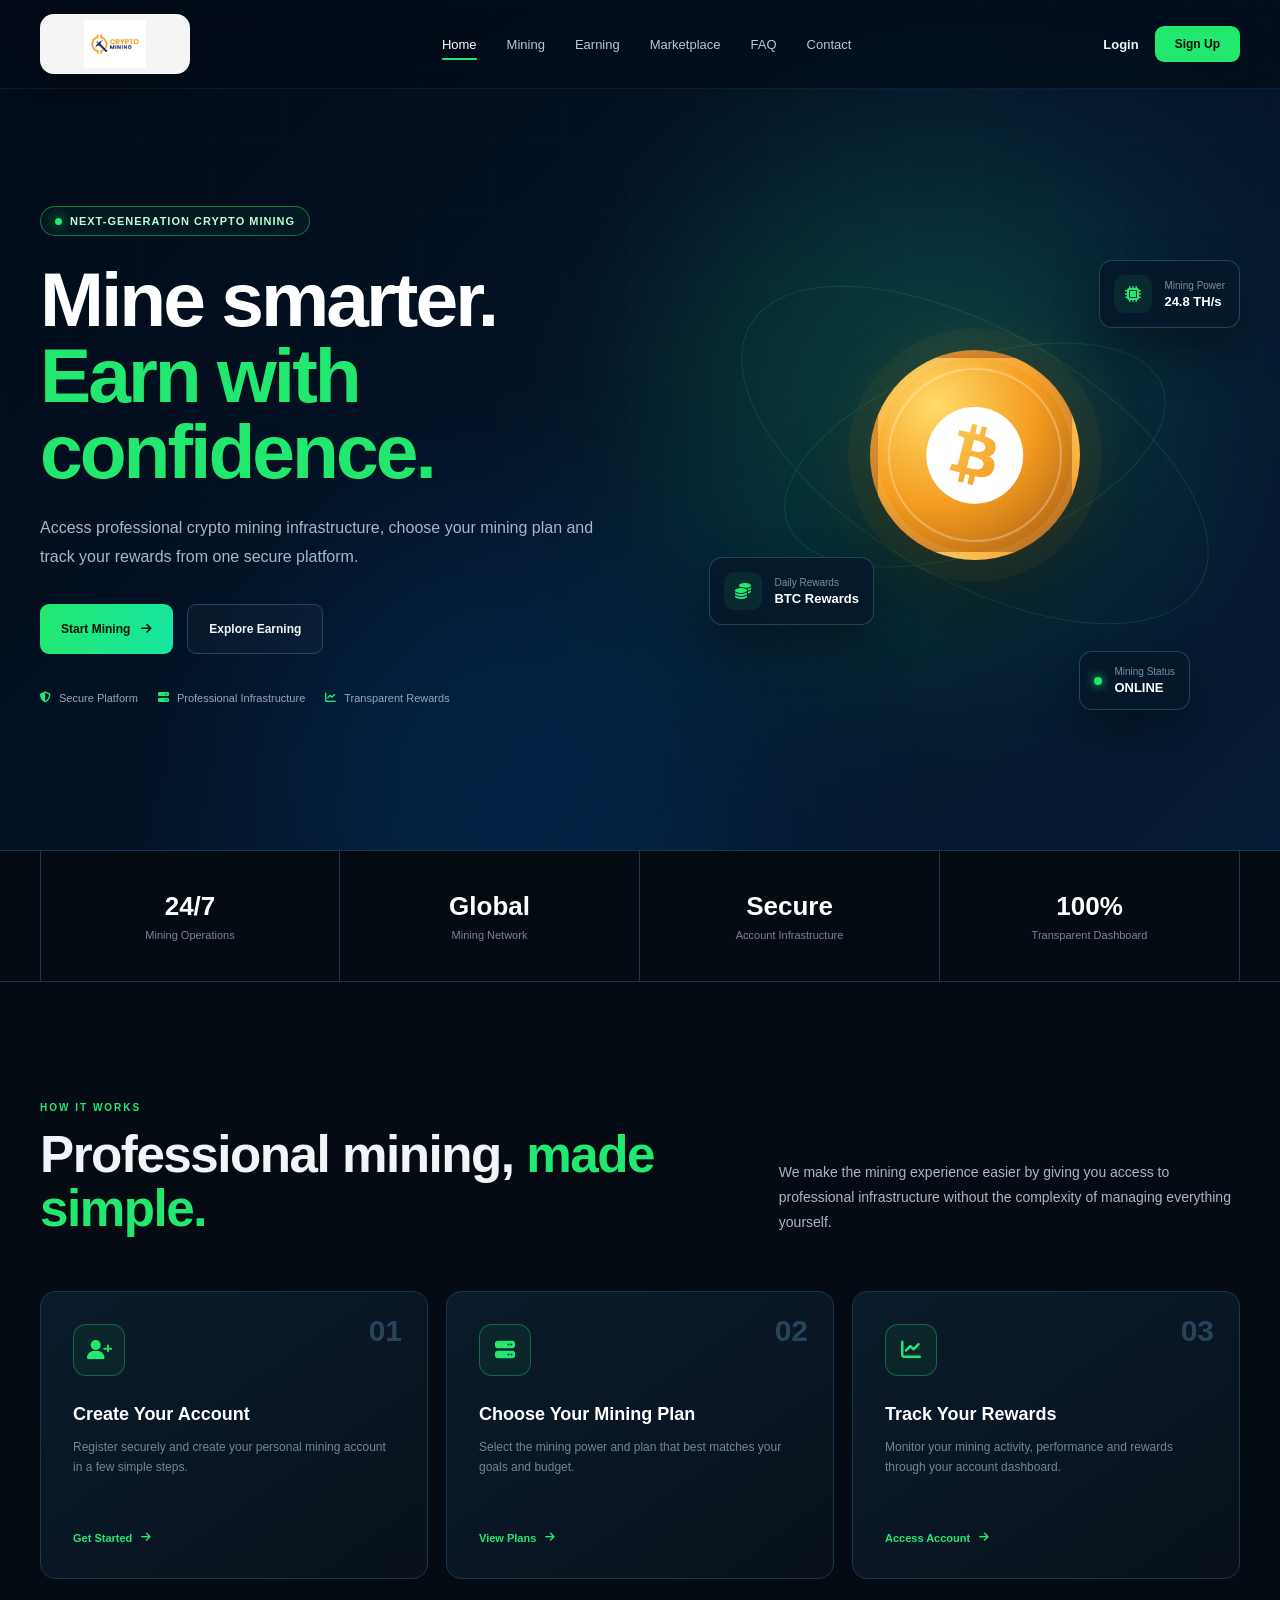
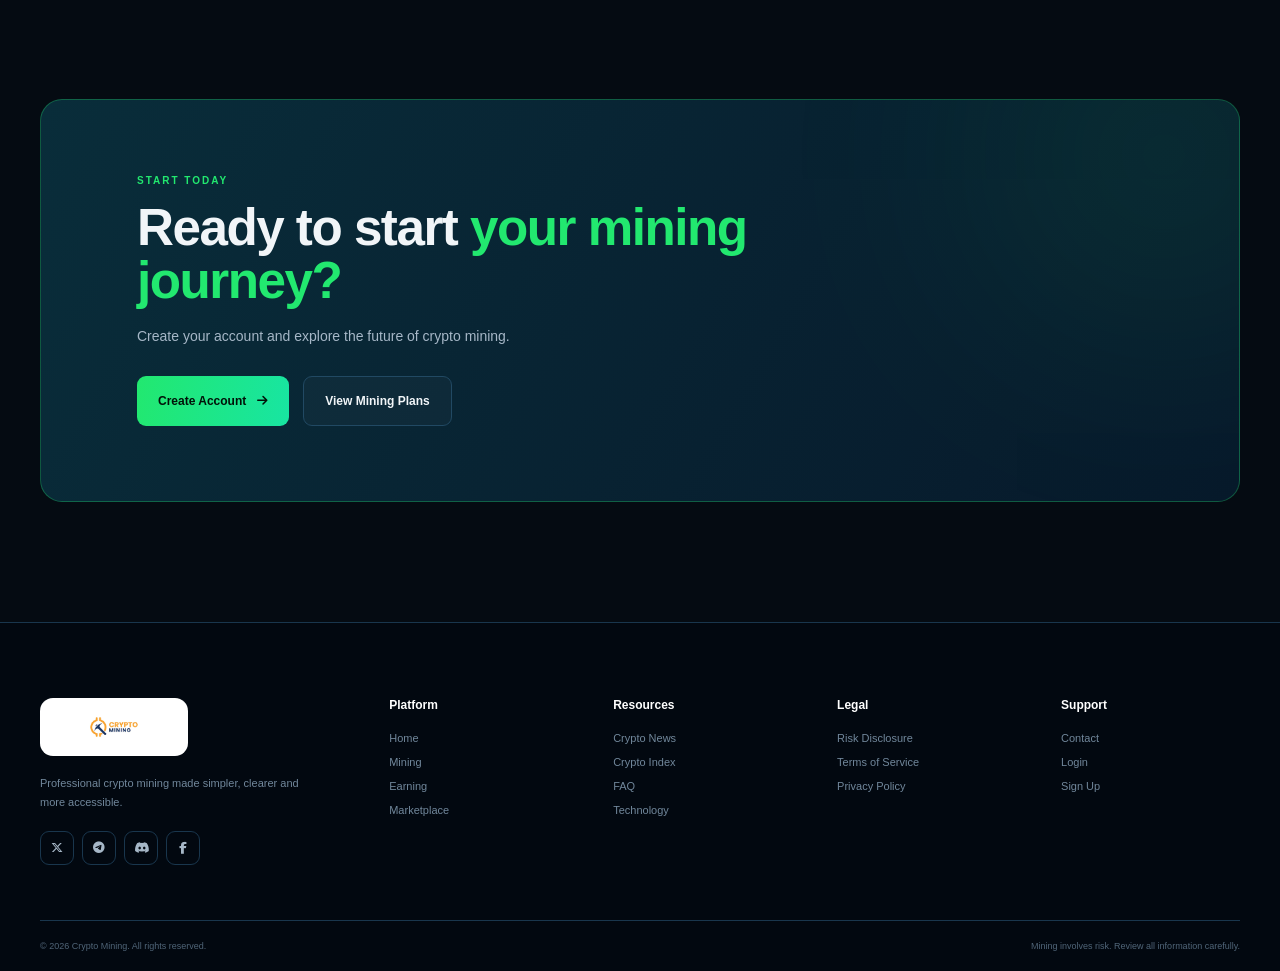
<file: index.html>
<!DOCTYPE html>
<html lang="en">

<head>
    <meta charset="UTF-8">
    <meta name="viewport" content="width=device-width, initial-scale=1.0">

    <title>Crypto Mining | Mine. Earn. Grow.</title>

    <meta name="description"
        content="A professional crypto mining platform designed to make mining simple, transparent and accessible.">

    <!-- Font Awesome -->
    <link rel="stylesheet" href="https://cdnjs.cloudflare.com/ajax/libs/font-awesome/6.7.2/css/all.min.css">

    <!-- CSS -->
    <link rel="stylesheet" href="index.css">
</head>

<body>

    <!-- Header -->
    <header class="site-header">

        <div class="container nav-container">

            <!-- Logo -->
            <a href="index.html" class="site-logo">
                <img src="images/crypto-mining-logo.png" alt="Crypto Mining">
            </a>


            <!-- Navigation -->
            <nav class="main-nav">

                <a href="index.html" class="active">
                    Home
                </a>

                <a href="mining.html">
                    Mining
                </a>

                <a href="earning.html">
                    Earning
                </a>

                <a href="marketplace.html">
                    Marketplace
                </a>

                <a href="faq.html">
                    FAQ
                </a>

                <a href="contact.html">
                    Contact
                </a>

            </nav>


            <!-- Header Actions -->
            <div class="nav-actions">

                <a href="login.html" class="login-link">
                    Login
                </a>

                <a href="register.html" class="signup-btn">
                    Sign Up
                </a>

            </div>


            <!-- Mobile Menu -->
            <button class="menu-btn" type="button">
                <i class="fa-solid fa-bars"></i>
            </button>

        </div>

    </header>


    <!-- Hero -->
    <main>

        <section class="hero">

            <div class="hero-glow hero-glow-one"></div>
            <div class="hero-glow hero-glow-two"></div>

            <div class="container hero-grid">

                <div class="hero-content">

                    <div class="hero-badge">
                        <span></span>

                        NEXT-GENERATION CRYPTO MINING

                    </div>


                    <h1>
                        Mine smarter.
                        <span>Earn with confidence.</span>
                    </h1>


                    <p>
                        Access professional crypto mining infrastructure,
                        choose your mining plan and track your rewards from
                        one secure platform.
                    </p>


                    <div class="hero-buttons">

                        <a href="mining.html" class="primary-btn">
                            Start Mining

                            <i class="fa-solid fa-arrow-right"></i>
                        </a>


                        <a href="earning.html" class="secondary-btn">
                            Explore Earning
                        </a>

                    </div>


                    <div class="hero-trust">

                        <div>
                            <i class="fa-solid fa-shield-halved"></i>

                            Secure Platform
                        </div>

                        <div>
                            <i class="fa-solid fa-server"></i>

                            Professional Infrastructure
                        </div>

                        <div>
                            <i class="fa-solid fa-chart-line"></i>

                            Transparent Rewards
                        </div>

                    </div>

                </div>


                <!-- Mining Visual -->
                <div class="hero-visual">

                    <div class="mining-orbit orbit-one"></div>
                    <div class="mining-orbit orbit-two"></div>

                    <div class="coin coin-main">
                        <i class="fa-brands fa-bitcoin"></i>
                    </div>


                    <div class="floating-card card-hash">

                        <div class="floating-icon">
                            <i class="fa-solid fa-microchip"></i>
                        </div>

                        <div>
                            <span>Mining Power</span>
                            <strong>24.8 TH/s</strong>
                        </div>

                    </div>


                    <div class="floating-card card-reward">

                        <div class="floating-icon">
                            <i class="fa-solid fa-coins"></i>
                        </div>

                        <div>
                            <span>Daily Rewards</span>
                            <strong>BTC Rewards</strong>
                        </div>

                    </div>


                    <div class="floating-card card-status">

                        <span class="online-dot"></span>

                        <div>
                            <span>Mining Status</span>
                            <strong>ONLINE</strong>
                        </div>

                    </div>

                </div>

            </div>

        </section>


        <!-- Stats -->
        <section class="stats-section">

            <div class="container stats-grid">

                <div class="stat-item">

                    <strong>24/7</strong>

                    <span>
                        Mining Operations
                    </span>

                </div>


                <div class="stat-item">

                    <strong>Global</strong>

                    <span>
                        Mining Network
                    </span>

                </div>


                <div class="stat-item">

                    <strong>Secure</strong>

                    <span>
                        Account Infrastructure
                    </span>

                </div>


                <div class="stat-item">

                    <strong>100%</strong>

                    <span>
                        Transparent Dashboard
                    </span>

                </div>

            </div>

        </section>


        <!-- Mining Section -->
        <section class="section mining-section">

            <div class="container">

                <div class="section-heading">

                    <div>

                        <span class="section-label">
                            HOW IT WORKS
                        </span>

                        <h2>
                            Professional mining,
                            <span>made simple.</span>
                        </h2>

                    </div>

                    <p>
                        We make the mining experience easier by giving
                        you access to professional infrastructure without
                        the complexity of managing everything yourself.
                    </p>

                </div>


                <div class="process-grid">

                    <article class="process-card">

                        <div class="process-number">
                            01
                        </div>

                        <div class="process-icon">
                            <i class="fa-solid fa-user-plus"></i>
                        </div>

                        <h3>
                            Create Your Account
                        </h3>

                        <p>
                            Register securely and create your personal
                            mining account in a few simple steps.
                        </p>

                        <a href="register.html">
                            Get Started
                            <i class="fa-solid fa-arrow-right"></i>
                        </a>

                    </article>


                    <article class="process-card">

                        <div class="process-number">
                            02
                        </div>

                        <div class="process-icon">
                            <i class="fa-solid fa-server"></i>
                        </div>

                        <h3>
                            Choose Your Mining Plan
                        </h3>

                        <p>
                            Select the mining power and plan that best
                            matches your goals and budget.
                        </p>

                        <a href="mining.html">
                            View Plans
                            <i class="fa-solid fa-arrow-right"></i>
                        </a>

                    </article>


                    <article class="process-card">

                        <div class="process-number">
                            03
                        </div>

                        <div class="process-icon">
                            <i class="fa-solid fa-chart-line"></i>
                        </div>

                        <h3>
                            Track Your Rewards
                        </h3>

                        <p>
                            Monitor your mining activity, performance
                            and rewards through your account dashboard.
                        </p>

                        <a href="login.html">
                            Access Account
                            <i class="fa-solid fa-arrow-right"></i>
                        </a>

                    </article>

                </div>

            </div>

        </section>


       
        

             


        <!-- CTA -->
        <section class="cta-section">

            <div class="container">

                <div class="cta-box">

                    <div class="cta-glow"></div>

                    <div class="cta-content">

                        <span class="section-label">
                            START TODAY
                        </span>

                        <h2>
                            Ready to start
                            <span>your mining journey?</span>
                        </h2>

                        <p>
                            Create your account and explore
                            the future of crypto mining.
                        </p>


                        <div class="cta-buttons">

                            <a href="register.html" class="primary-btn">
                                Create Account

                                <i class="fa-solid fa-arrow-right"></i>
                            </a>


                            <a href="mining.html" class="secondary-btn">
                                View Mining Plans
                            </a>

                        </div>

                    </div>

                </div>

            </div>

        </section>

    </main>


    <!-- Footer -->
    <footer class="site-footer">

        <div class="container footer-grid">

            <div class="footer-brand">

                <!-- Logo -->
                <a href="index.html" class="footer-logo">
                    <img src="images/crypto-mining-logo.png" alt="Crypto Mining">
                </a>

                <p>
                    Professional crypto mining made simpler,
                    clearer and more accessible.
                </p>


                <div class="social-links">

                    <a href="#" aria-label="Twitter">
                        <i class="fa-brands fa-x-twitter"></i>
                    </a>

                    <a href="#" aria-label="Telegram">
                        <i class="fa-brands fa-telegram"></i>
                    </a>

                    <a href="#" aria-label="Discord">
                        <i class="fa-brands fa-discord"></i>
                    </a>

                    <a href="#" aria-label="Facebook">
                        <i class="fa-brands fa-facebook-f"></i>
                    </a>

                </div>

            </div>


            <div class="footer-column">

                <h3>
                    Platform
                </h3>

                <a href="index.html">Home</a>
                <a href="mining.html">Mining</a>
                <a href="earning.html">Earning</a>
                <a href="marketplace.html">Marketplace</a>

            </div>


            <div class="footer-column">

                <h3>
                    Resources
                </h3>

                <a href="crypto-news.html">
                    Crypto News
                </a>

                <a href="crypto-index.html">
                    Crypto Index
                </a>

                <a href="faq.html">
                    FAQ
                </a>

                <a href="technology.html">
                    Technology
                </a>

            </div>


            <div class="footer-column">

                <h3>
                    Legal
                </h3>

                <a href="risk-disclosure.html">
                    Risk Disclosure
                </a>

                <a href="terms.html">
                    Terms of Service
                </a>

                <a href="privacy.html">
                    Privacy Policy
                </a>

            </div>


            <div class="footer-column">

                <h3>
                    Support
                </h3>

                <a href="contact.html">
                    Contact
                </a>

                <a href="login.html">
                    Login
                </a>

                <a href="register.html">
                    Sign Up
                </a>

            </div>

        </div>


        <div class="container footer-bottom">

            <span>
                © 2026 Crypto Mining. All rights reserved.
            </span>

            <span>
                Mining involves risk. Review all information carefully.
            </span>

        </div>

    </footer>

</body>

</html>
</file>
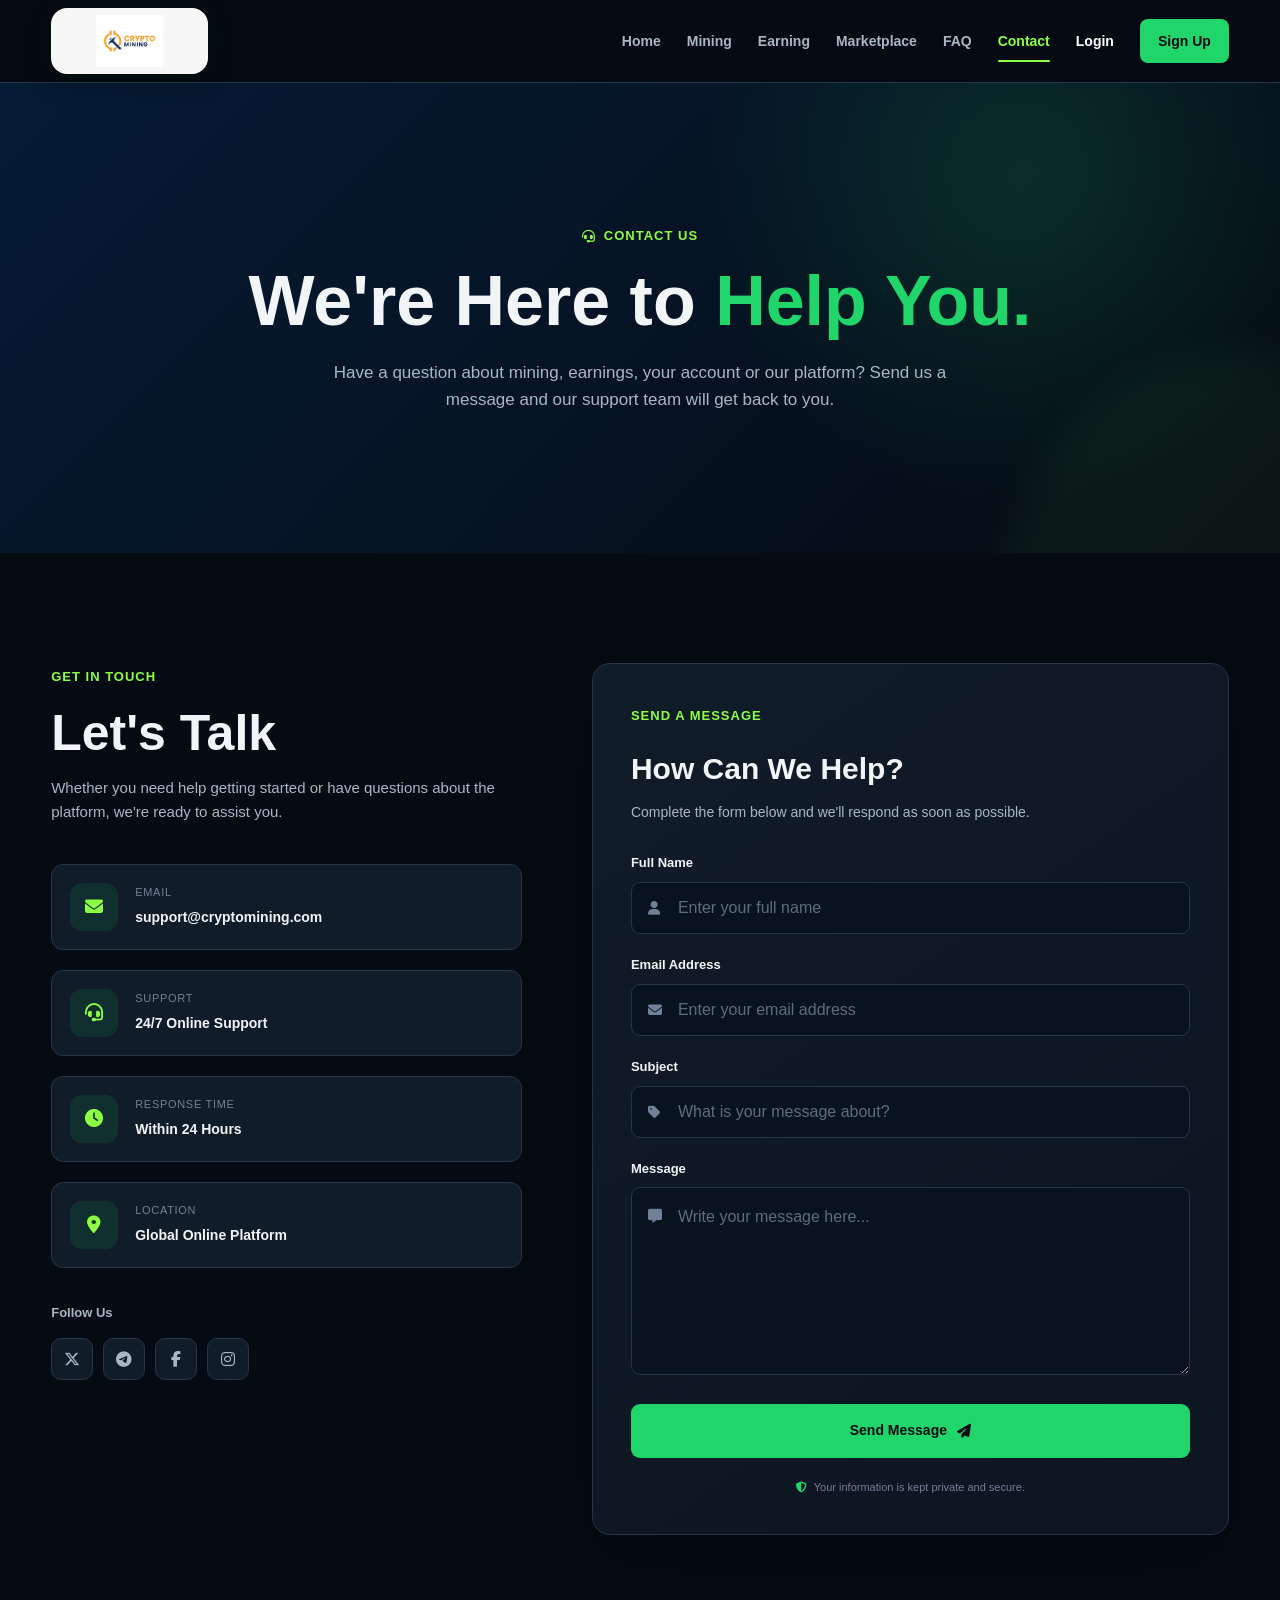
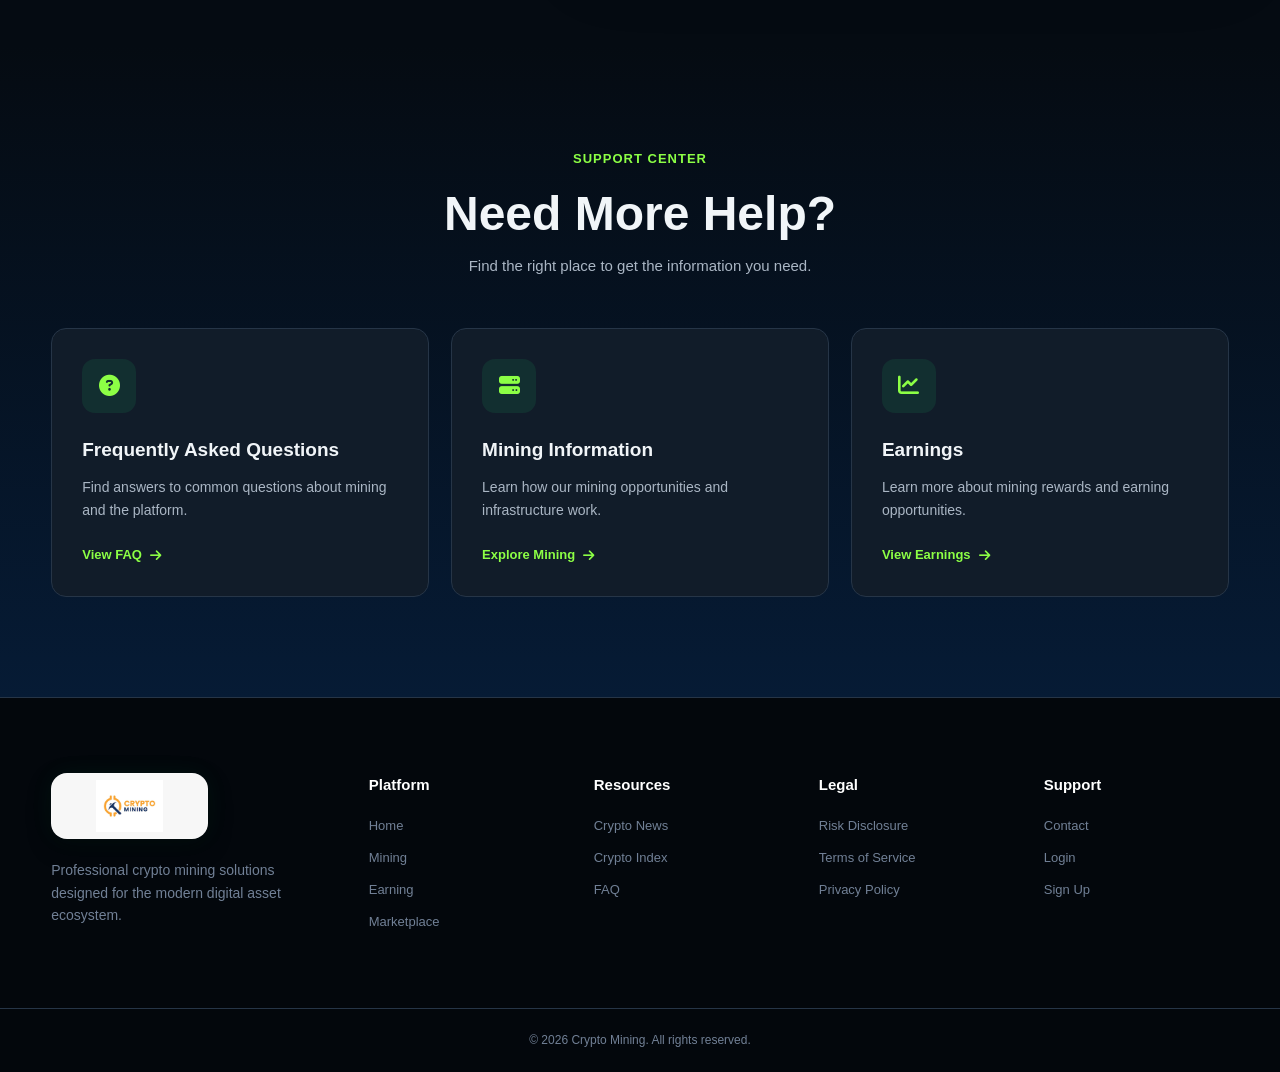
<file: contact.html>
<!DOCTYPE html>
<html lang="en">
<head>
    <meta charset="UTF-8">
    <meta name="viewport" content="width=device-width, initial-scale=1.0">

    <title>Contact Us | Crypto Mining</title>

    <!-- Font Awesome -->
    <link
        rel="stylesheet"
        href="https://cdnjs.cloudflare.com/ajax/libs/font-awesome/6.7.2/css/all.min.css"
    >

    <!-- CSS -->
    <link rel="stylesheet" href="contact.css">
</head>

<body>

    <!-- Header -->
    <header class="site-header">

        <div class="container nav-container">

            <!-- Logo -->
            <a href="index.html" class="logo">
                <img
                    src="images/crypto-mining-logo.png"
                    alt="Crypto Mining Logo"
                >
            </a>

            <!-- Navigation -->
            <nav class="main-nav">

                <a href="index.html">Home</a>

                <a href="mining.html">Mining</a>

                <a href="earning.html">Earning</a>

                <a href="marketplace.html">Marketplace</a>

                <a href="faq.html">FAQ</a>

                <a href="contact.html" class="active">
                    Contact
                </a>

                <a href="login.html" class="login-link">
                    Login
                </a>

                <a href="register.html" class="signup-btn">
                    Sign Up
                </a>

            </nav>

        </div>

    </header>


    <!-- Page -->
    <main>

        <!-- Hero -->
        <section class="contact-hero">

            <div class="container">

                <div class="contact-hero-content">

                    <span class="section-tag">
                        <i class="fa-solid fa-headset"></i>
                        Contact Us
                    </span>

                    <h1>
                        We're Here to
                        <span>Help You.</span>
                    </h1>

                    <p>
                        Have a question about mining, earnings, your
                        account or our platform? Send us a message and
                        our support team will get back to you.
                    </p>

                </div>

            </div>

        </section>


        <!-- Contact Section -->
        <section class="contact-section">

            <div class="container contact-grid">

                <!-- Contact Information -->
                <div class="contact-info">

                    <span class="section-tag">
                        Get In Touch
                    </span>

                    <h2>
                        Let's Talk
                    </h2>

                    <p class="intro-text">
                        Whether you need help getting started or have
                        questions about the platform, we're ready to
                        assist you.
                    </p>


                    <!-- Information -->
                    <div class="info-list">

                        <div class="info-item">

                            <div class="info-icon">
                                <i class="fa-solid fa-envelope"></i>
                            </div>

                            <div>
                                <span>Email</span>
                                <a href="mailto:support@cryptomining.com">
                                    support@cryptomining.com
                                </a>
                            </div>

                        </div>


                        <div class="info-item">

                            <div class="info-icon">
                                <i class="fa-solid fa-headset"></i>
                            </div>

                            <div>
                                <span>Support</span>
                                <strong>
                                    24/7 Online Support
                                </strong>
                            </div>

                        </div>


                        <div class="info-item">

                            <div class="info-icon">
                                <i class="fa-solid fa-clock"></i>
                            </div>

                            <div>
                                <span>Response Time</span>
                                <strong>
                                    Within 24 Hours
                                </strong>
                            </div>

                        </div>


                        <div class="info-item">

                            <div class="info-icon">
                                <i class="fa-solid fa-location-dot"></i>
                            </div>

                            <div>
                                <span>Location</span>
                                <strong>
                                    Global Online Platform
                                </strong>
                            </div>

                        </div>

                    </div>


                    <!-- Social -->
                    <div class="contact-social">

                        <span>Follow Us</span>

                        <div class="social-links">

                            <a href="#" aria-label="X">
                                <i class="fa-brands fa-x-twitter"></i>
                            </a>

                            <a href="#" aria-label="Telegram">
                                <i class="fa-brands fa-telegram"></i>
                            </a>

                            <a href="#" aria-label="Facebook">
                                <i class="fa-brands fa-facebook-f"></i>
                            </a>

                            <a href="#" aria-label="Instagram">
                                <i class="fa-brands fa-instagram"></i>
                            </a>

                        </div>

                    </div>

                </div>


                <!-- Contact Form -->
                <div class="contact-form-wrapper">

                    <div class="form-header">

                        <span class="section-tag">
                            Send a Message
                        </span>

                        <h2>
                            How Can We Help?
                        </h2>

                        <p>
                            Complete the form below and we'll respond
                            as soon as possible.
                        </p>

                    </div>


                    <form class="contact-form">

                        <!-- Name -->
                        <div class="form-group">

                            <label for="name">
                                Full Name
                            </label>

                            <div class="input-wrapper">

                                <i class="fa-solid fa-user"></i>

                                <input
                                    type="text"
                                    id="name"
                                    name="name"
                                    placeholder="Enter your full name"
                                    required
                                >

                            </div>

                        </div>


                        <!-- Email -->
                        <div class="form-group">

                            <label for="email">
                                Email Address
                            </label>

                            <div class="input-wrapper">

                                <i class="fa-solid fa-envelope"></i>

                                <input
                                    type="email"
                                    id="email"
                                    name="email"
                                    placeholder="Enter your email address"
                                    required
                                >

                            </div>

                        </div>


                        <!-- Subject -->
                        <div class="form-group">

                            <label for="subject">
                                Subject
                            </label>

                            <div class="input-wrapper">

                                <i class="fa-solid fa-tag"></i>

                                <input
                                    type="text"
                                    id="subject"
                                    name="subject"
                                    placeholder="What is your message about?"
                                    required
                                >

                            </div>

                        </div>


                        <!-- Message -->
                        <div class="form-group">

                            <label for="message">
                                Message
                            </label>

                            <div class="input-wrapper textarea-wrapper">

                                <i class="fa-solid fa-message"></i>

                                <textarea
                                    id="message"
                                    name="message"
                                    rows="6"
                                    placeholder="Write your message here..."
                                    required
                                ></textarea>

                            </div>

                        </div>


                        <!-- Submit -->
                        <button
                            type="submit"
                            class="submit-btn"
                        >
                            Send Message

                            <i class="fa-solid fa-paper-plane"></i>
                        </button>

                        <p class="form-note">
                            <i class="fa-solid fa-shield-halved"></i>

                            Your information is kept private and
                            secure.
                        </p>

                    </form>

                </div>

            </div>

        </section>


        <!-- Support Cards -->
        <section class="support-section">

            <div class="container">

                <div class="section-heading">

                    <span class="section-tag">
                        Support Center
                    </span>

                    <h2>
                        Need More Help?
                    </h2>

                    <p>
                        Find the right place to get the information
                        you need.
                    </p>

                </div>


                <div class="support-grid">

                    <!-- Card -->
                    <a href="faq.html" class="support-card">

                        <div class="support-icon">
                            <i class="fa-solid fa-circle-question"></i>
                        </div>

                        <h3>
                            Frequently Asked Questions
                        </h3>

                        <p>
                            Find answers to common questions about
                            mining and the platform.
                        </p>

                        <span>
                            View FAQ
                            <i class="fa-solid fa-arrow-right"></i>
                        </span>

                    </a>


                    <!-- Card -->
                    <a href="mining.html" class="support-card">

                        <div class="support-icon">
                            <i class="fa-solid fa-server"></i>
                        </div>

                        <h3>
                            Mining Information
                        </h3>

                        <p>
                            Learn how our mining opportunities and
                            infrastructure work.
                        </p>

                        <span>
                            Explore Mining
                            <i class="fa-solid fa-arrow-right"></i>
                        </span>

                    </a>


                    <!-- Card -->
                    <a href="earning.html" class="support-card">

                        <div class="support-icon">
                            <i class="fa-solid fa-chart-line"></i>
                        </div>

                        <h3>
                            Earnings
                        </h3>

                        <p>
                            Learn more about mining rewards and earning
                            opportunities.
                        </p>

                        <span>
                            View Earnings
                            <i class="fa-solid fa-arrow-right"></i>
                        </span>

                    </a>

                </div>

            </div>

        </section>

    </main>


    <!-- Footer -->
    <footer class="site-footer">

        <div class="container footer-grid">

            <!-- Brand -->
            <div class="footer-brand">

                <a href="index.html" class="logo">
                    <img
                        src="images/crypto-mining-logo.png"
                        alt="Crypto Mining Logo"
                    >
                </a>

                <p>
                    Professional crypto mining solutions designed
                    for the modern digital asset ecosystem.
                </p>

            </div>


            <!-- Platform -->
            <div class="footer-column">

                <h3>Platform</h3>

                <a href="index.html">Home</a>
                <a href="mining.html">Mining</a>
                <a href="earning.html">Earning</a>
                <a href="marketplace.html">Marketplace</a>

            </div>


            <!-- Resources -->
            <div class="footer-column">

                <h3>Resources</h3>

                <a href="#">Crypto News</a>
                <a href="#">Crypto Index</a>
                <a href="faq.html">FAQ</a>

            </div>


            <!-- Legal -->
            <div class="footer-column">

                <h3>Legal</h3>

                <a href="#">Risk Disclosure</a>
                <a href="#">Terms of Service</a>
                <a href="#">Privacy Policy</a>

            </div>


            <!-- Support -->
            <div class="footer-column">

                <h3>Support</h3>

                <a href="contact.html">Contact</a>
                <a href="login.html">Login</a>
                <a href="register.html">Sign Up</a>

            </div>

        </div>


        <!-- Footer Bottom -->
        <div class="footer-bottom">

            <div class="container">

                <p>
                    © 2026 Crypto Mining. All rights reserved.
                </p>

            </div>

        </div>

    </footer>

</body>
</html>
</file>
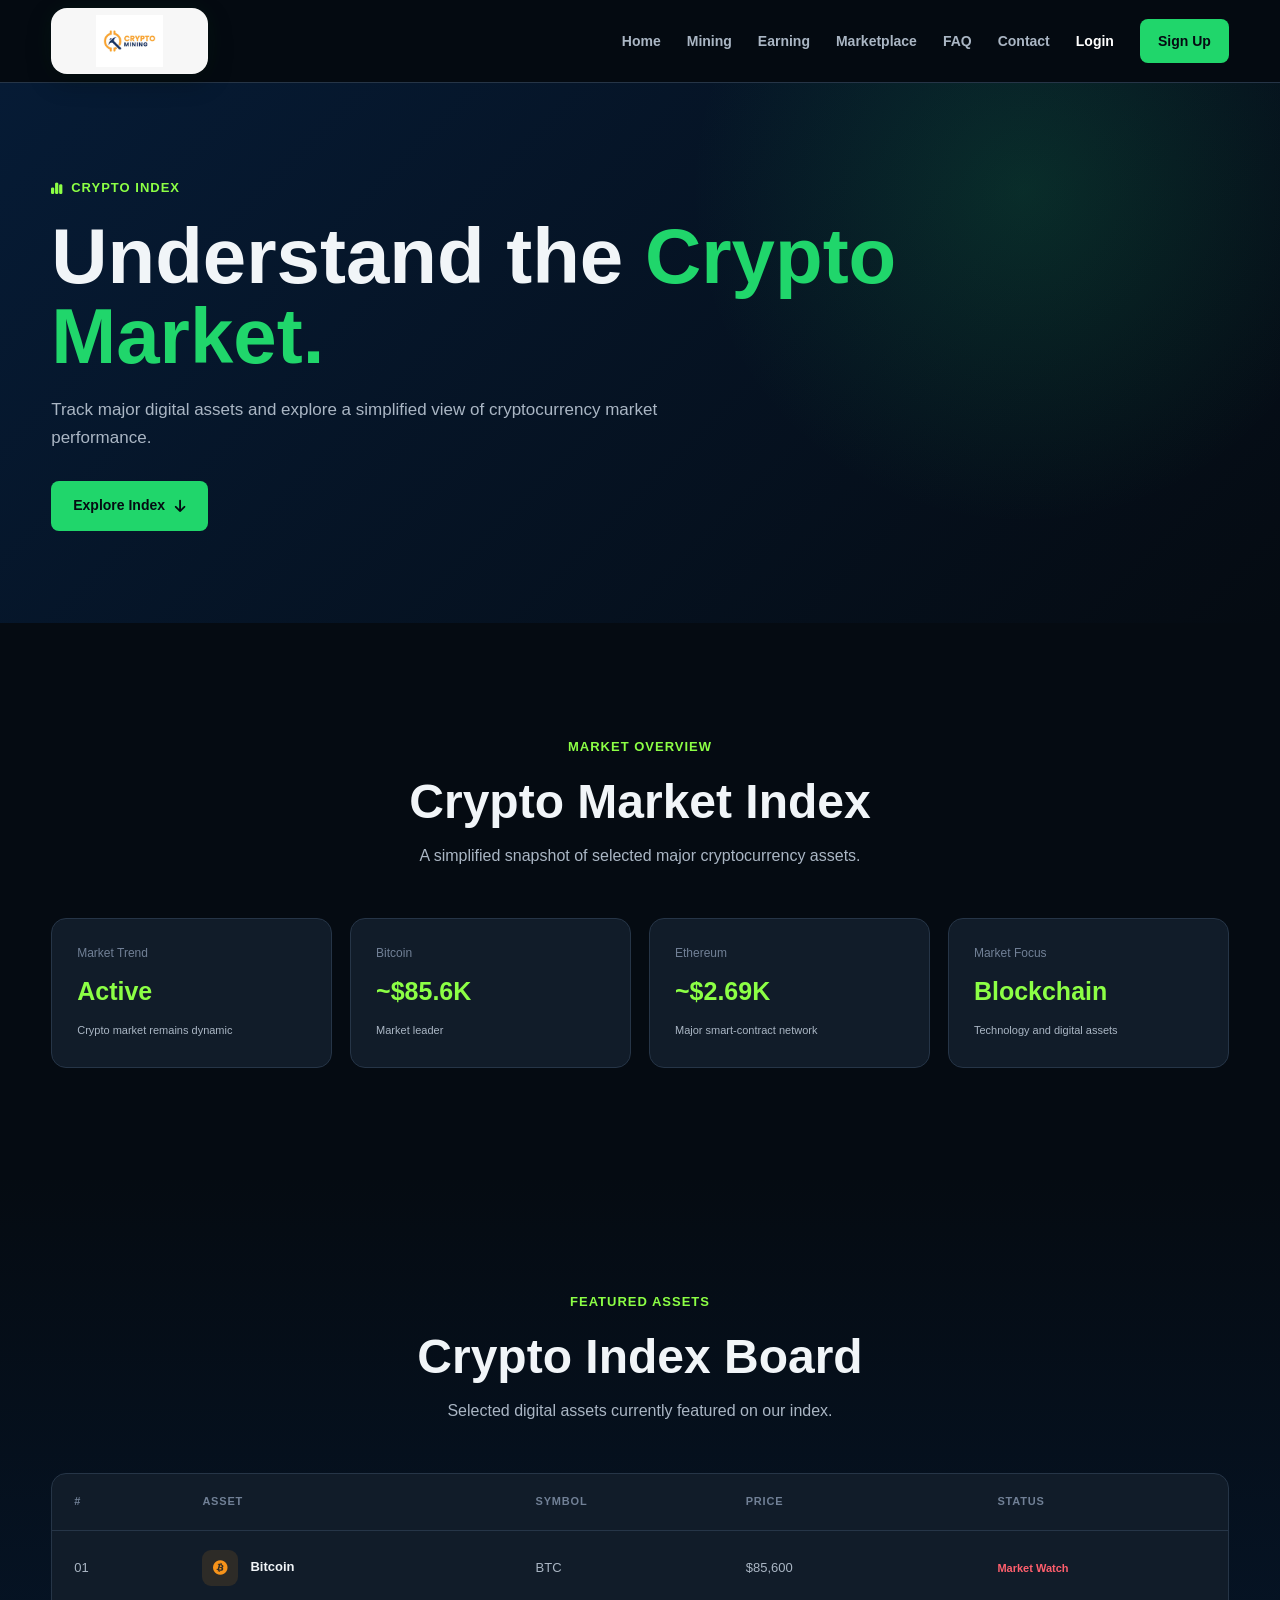
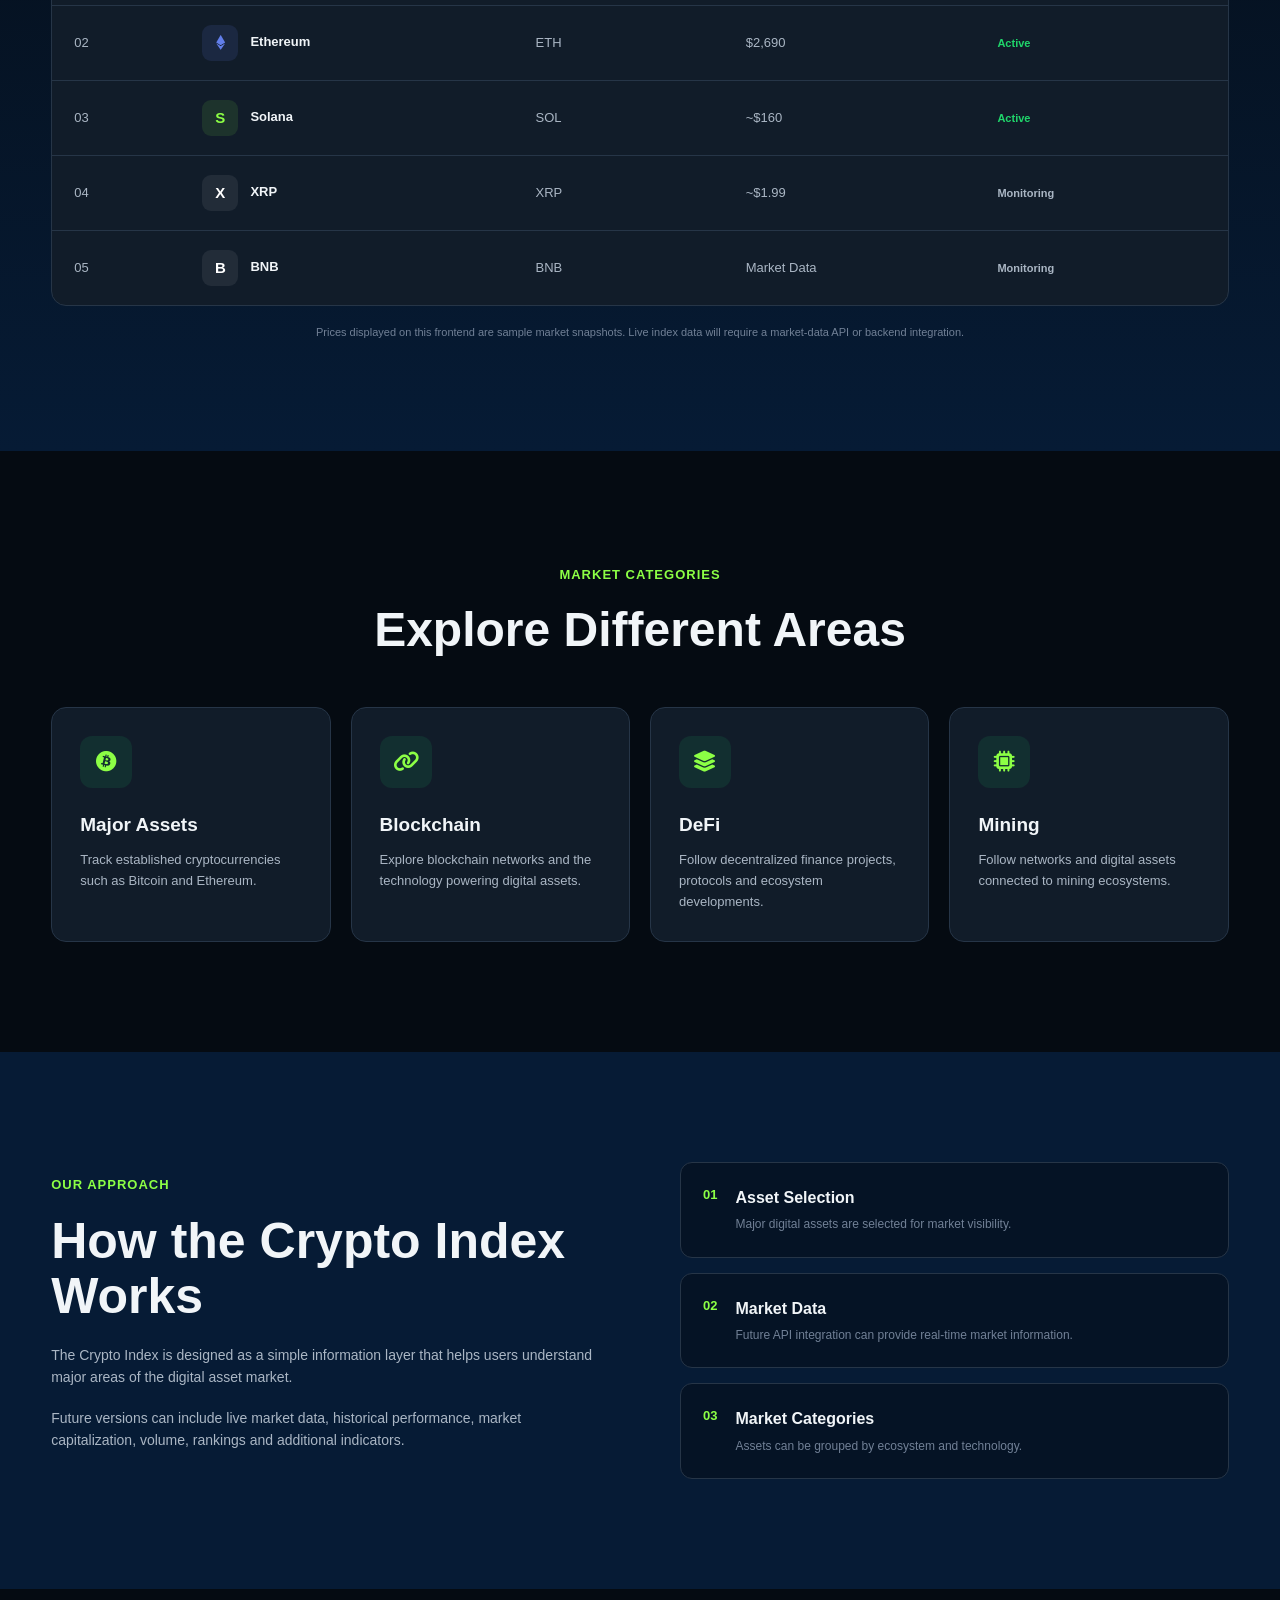
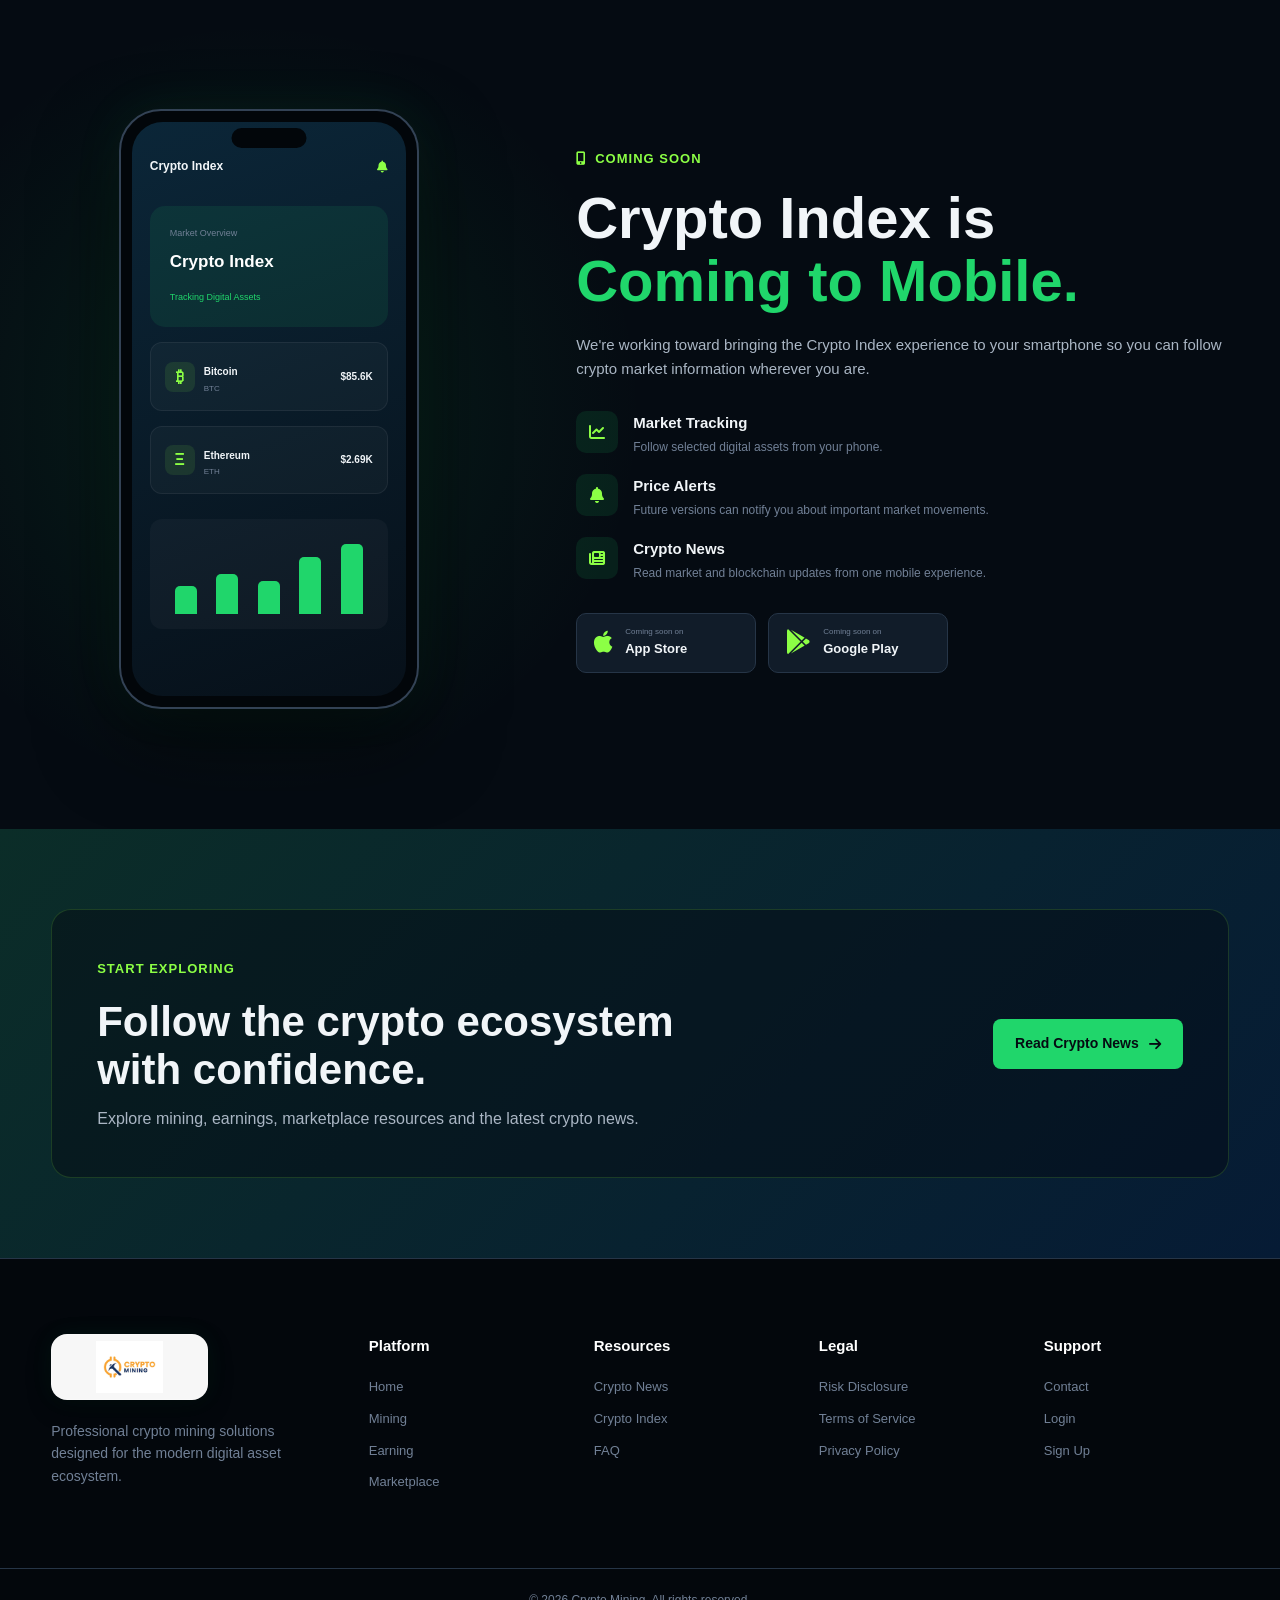
<file: crypto-index.html>
<!DOCTYPE html>
<html lang="en">
<head>
    <meta charset="UTF-8">
    <meta name="viewport" content="width=device-width, initial-scale=1.0">

    <title>Crypto Index | Crypto Mining</title>

    <!-- Font Awesome -->
    <link
        rel="stylesheet"
        href="https://cdnjs.cloudflare.com/ajax/libs/font-awesome/6.7.2/css/all.min.css"
    >

    <!-- CSS -->
    <link rel="stylesheet" href="crypto-index.css">
</head>

<body>

    <!-- Header -->
    <header class="site-header">

        <div class="container nav-container">

            <!-- Logo -->
            <a href="index.html" class="logo">
                <img
                    src="images/crypto-mining-logo.png"
                    alt="Crypto Mining Logo"
                >
            </a>

            <!-- Navigation -->
            <nav class="main-nav">

                <a href="index.html">Home</a>

                <a href="mining.html">Mining</a>

                <a href="earning.html">Earning</a>

                <a href="marketplace.html">Marketplace</a>

                <a href="faq.html">FAQ</a>

                <a href="contact.html">Contact</a>

                <a href="login.html" class="login-link">
                    Login
                </a>

                <a href="register.html" class="signup-btn">
                    Sign Up
                </a>

            </nav>

        </div>

    </header>


    <!-- Page -->
    <main>

        <!-- Hero -->
        <section class="index-hero">

            <div class="container">

                <div class="index-hero-content">

                    <span class="section-tag">
                        <i class="fa-solid fa-chart-simple"></i>
                        Crypto Index
                    </span>

                    <h1>
                        Understand the
                        <span>Crypto Market.</span>
                    </h1>

                    <p>
                        Track major digital assets and explore a
                        simplified view of cryptocurrency market
                        performance.
                    </p>

                    <a href="#index-table" class="btn primary-btn">
                        Explore Index
                        <i class="fa-solid fa-arrow-down"></i>
                    </a>

                </div>

            </div>

        </section>


        <!-- Index Overview -->
        <section class="index-overview">

            <div class="container">

                <div class="section-heading">

                    <span class="section-tag">
                        Market Overview
                    </span>

                    <h2>
                        Crypto Market Index
                    </h2>

                    <p>
                        A simplified snapshot of selected major
                        cryptocurrency assets.
                    </p>

                </div>


                <div class="overview-grid">

                    <div class="overview-card">

                        <span>
                            Market Trend
                        </span>

                        <strong>
                            Active
                        </strong>

                        <small>
                            Crypto market remains dynamic
                        </small>

                    </div>


                    <div class="overview-card">

                        <span>
                            Bitcoin
                        </span>

                        <strong>
                            ~$85.6K
                        </strong>

                        <small>
                            Market leader
                        </small>

                    </div>


                    <div class="overview-card">

                        <span>
                            Ethereum
                        </span>

                        <strong>
                            ~$2.69K
                        </strong>

                        <small>
                            Major smart-contract network
                        </small>

                    </div>


                    <div class="overview-card">

                        <span>
                            Market Focus
                        </span>

                        <strong>
                            Blockchain
                        </strong>

                        <small>
                            Technology and digital assets
                        </small>

                    </div>

                </div>

            </div>

        </section>


        <!-- Index Table -->
        <section class="index-table-section" id="index-table">

            <div class="container">

                <div class="section-heading">

                    <span class="section-tag">
                        Featured Assets
                    </span>

                    <h2>
                        Crypto Index Board
                    </h2>

                    <p>
                        Selected digital assets currently featured
                        on our index.
                    </p>

                </div>


                <div class="table-wrapper">

                    <table>

                        <thead>

                            <tr>

                                <th>
                                    #
                                </th>

                                <th>
                                    Asset
                                </th>

                                <th>
                                    Symbol
                                </th>

                                <th>
                                    Price
                                </th>

                                <th>
                                    Status
                                </th>

                            </tr>

                        </thead>


                        <tbody>

                            <tr>

                                <td>
                                    01
                                </td>

                                <td class="asset-name">
                                    <span class="asset-icon btc">
                                        <i class="fa-brands fa-bitcoin"></i>
                                    </span>

                                    Bitcoin
                                </td>

                                <td>
                                    BTC
                                </td>

                                <td>
                                    $85,600
                                </td>

                                <td>
                                    <span class="status negative">
                                        Market Watch
                                    </span>
                                </td>

                            </tr>


                            <tr>

                                <td>
                                    02
                                </td>

                                <td class="asset-name">
                                    <span class="asset-icon eth">
                                        <i class="fa-brands fa-ethereum"></i>
                                    </span>

                                    Ethereum
                                </td>

                                <td>
                                    ETH
                                </td>

                                <td>
                                    $2,690
                                </td>

                                <td>
                                    <span class="status positive">
                                        Active
                                    </span>
                                </td>

                            </tr>


                            <tr>

                                <td>
                                    03
                                </td>

                                <td class="asset-name">
                                    <span class="asset-icon sol">
                                        S
                                    </span>

                                    Solana
                                </td>

                                <td>
                                    SOL
                                </td>

                                <td>
                                    ~$160
                                </td>

                                <td>
                                    <span class="status positive">
                                        Active
                                    </span>
                                </td>

                            </tr>


                            <tr>

                                <td>
                                    04
                                </td>

                                <td class="asset-name">
                                    <span class="asset-icon xrp">
                                        X
                                    </span>

                                    XRP
                                </td>

                                <td>
                                    XRP
                                </td>

                                <td>
                                    ~$1.99
                                </td>

                                <td>
                                    <span class="status neutral">
                                        Monitoring
                                    </span>
                                </td>

                            </tr>


                            <tr>

                                <td>
                                    05
                                </td>

                                <td class="asset-name">
                                    <span class="asset-icon bnb">
                                        B
                                    </span>

                                    BNB
                                </td>

                                <td>
                                    BNB
                                </td>

                                <td>
                                    Market Data
                                </td>

                                <td>
                                    <span class="status neutral">
                                        Monitoring
                                    </span>
                                </td>

                            </tr>

                        </tbody>

                    </table>

                </div>


                <p class="table-note">
                    Prices displayed on this frontend are sample
                    market snapshots. Live index data will require
                    a market-data API or backend integration.
                </p>

            </div>

        </section>


        <!-- Categories -->
        <section class="categories-section">

            <div class="container">

                <div class="section-heading">

                    <span class="section-tag">
                        Market Categories
                    </span>

                    <h2>
                        Explore Different Areas
                    </h2>

                </div>


                <div class="category-grid">

                    <article class="category-card">

                        <div class="category-icon">
                            <i class="fa-brands fa-bitcoin"></i>
                        </div>

                        <h3>
                            Major Assets
                        </h3>

                        <p>
                            Track established cryptocurrencies such
                            as Bitcoin and Ethereum.
                        </p>

                    </article>


                    <article class="category-card">

                        <div class="category-icon">
                            <i class="fa-solid fa-link"></i>
                        </div>

                        <h3>
                            Blockchain
                        </h3>

                        <p>
                            Explore blockchain networks and the
                            technology powering digital assets.
                        </p>

                    </article>


                    <article class="category-card">

                        <div class="category-icon">
                            <i class="fa-solid fa-layer-group"></i>
                        </div>

                        <h3>
                            DeFi
                        </h3>

                        <p>
                            Follow decentralized finance projects,
                            protocols and ecosystem developments.
                        </p>

                    </article>


                    <article class="category-card">

                        <div class="category-icon">
                            <i class="fa-solid fa-microchip"></i>
                        </div>

                        <h3>
                            Mining
                        </h3>

                        <p>
                            Follow networks and digital assets
                            connected to mining ecosystems.
                        </p>

                    </article>

                </div>

            </div>

        </section>


        <!-- Methodology -->
        <section class="method-section">

            <div class="container method-grid">

                <div>

                    <span class="section-tag">
                        Our Approach
                    </span>

                    <h2>
                        How the Crypto Index Works
                    </h2>

                    <p>
                        The Crypto Index is designed as a simple
                        information layer that helps users understand
                        major areas of the digital asset market.
                    </p>

                    <p>
                        Future versions can include live market data,
                        historical performance, market capitalization,
                        volume, rankings and additional indicators.
                    </p>

                </div>


                <div class="method-list">

                    <div class="method-item">

                        <span>
                            01
                        </span>

                        <div>
                            <h3>
                                Asset Selection
                            </h3>

                            <p>
                                Major digital assets are selected for
                                market visibility.
                            </p>
                        </div>

                    </div>


                    <div class="method-item">

                        <span>
                            02
                        </span>

                        <div>
                            <h3>
                                Market Data
                            </h3>

                            <p>
                                Future API integration can provide
                                real-time market information.
                            </p>
                        </div>

                    </div>


                    <div class="method-item">

                        <span>
                            03
                        </span>

                        <div>
                            <h3>
                                Market Categories
                            </h3>

                            <p>
                                Assets can be grouped by ecosystem
                                and technology.
                            </p>
                        </div>

                    </div>

                </div>

            </div>

        </section>


        <!-- Mobile App -->
        <section class="mobile-section">

            <div class="container mobile-grid">

                <div class="phone-preview">

                    <div class="phone">

                        <div class="phone-speaker"></div>

                        <div class="phone-screen">

                            <div class="app-header">

                                <span>
                                    Crypto Index
                                </span>

                                <i class="fa-solid fa-bell"></i>

                            </div>


                            <div class="app-balance">

                                <small>
                                    Market Overview
                                </small>

                                <strong>
                                    Crypto Index
                                </strong>

                                <span>
                                    Tracking Digital Assets
                                </span>

                            </div>


                            <div class="app-coin">

                                <div>
                                    <span class="mini-coin">
                                        ₿
                                    </span>

                                    <div>
                                        <strong>
                                            Bitcoin
                                        </strong>

                                        <small>
                                            BTC
                                        </small>
                                    </div>
                                </div>

                                <strong>
                                    $85.6K
                                </strong>

                            </div>


                            <div class="app-coin">

                                <div>
                                    <span class="mini-coin">
                                        Ξ
                                    </span>

                                    <div>
                                        <strong>
                                            Ethereum
                                        </strong>

                                        <small>
                                            ETH
                                        </small>
                                    </div>
                                </div>

                                <strong>
                                    $2.69K
                                </strong>

                            </div>


                            <div class="app-chart">

                                <span></span>
                                <span></span>
                                <span></span>
                                <span></span>
                                <span></span>

                            </div>

                        </div>

                    </div>

                </div>


                <div class="mobile-content">

                    <span class="section-tag">
                        <i class="fa-solid fa-mobile-screen-button"></i>
                        Coming Soon
                    </span>

                    <h2>
                        Crypto Index is
                        <span>Coming to Mobile.</span>
                    </h2>

                    <p>
                        We're working toward bringing the Crypto Index
                        experience to your smartphone so you can follow
                        crypto market information wherever you are.
                    </p>

                    <div class="mobile-features">

                        <div>

                            <i class="fa-solid fa-chart-line"></i>

                            <div>
                                <h3>
                                    Market Tracking
                                </h3>

                                <p>
                                    Follow selected digital assets
                                    from your phone.
                                </p>
                            </div>

                        </div>


                        <div>

                            <i class="fa-solid fa-bell"></i>

                            <div>
                                <h3>
                                    Price Alerts
                                </h3>

                                <p>
                                    Future versions can notify you
                                    about important market movements.
                                </p>
                            </div>

                        </div>


                        <div>

                            <i class="fa-solid fa-newspaper"></i>

                            <div>
                                <h3>
                                    Crypto News
                                </h3>

                                <p>
                                    Read market and blockchain updates
                                    from one mobile experience.
                                </p>
                            </div>

                        </div>

                    </div>


                    <div class="app-buttons">

                        <div class="app-button">

                            <i class="fa-brands fa-apple"></i>

                            <div>
                                <small>
                                    Coming soon on
                                </small>

                                <strong>
                                    App Store
                                </strong>
                            </div>

                        </div>


                        <div class="app-button">

                            <i class="fa-brands fa-google-play"></i>

                            <div>
                                <small>
                                    Coming soon on
                                </small>

                                <strong>
                                    Google Play
                                </strong>
                            </div>

                        </div>

                    </div>

                </div>

            </div>

        </section>


        <!-- CTA -->
        <section class="index-cta">

            <div class="container">

                <div class="cta-box">

                    <div>

                        <span class="section-tag">
                            Start Exploring
                        </span>

                        <h2>
                            Follow the crypto ecosystem
                            with confidence.
                        </h2>

                        <p>
                            Explore mining, earnings, marketplace
                            resources and the latest crypto news.
                        </p>

                    </div>

                    <a href="crypto-news.html" class="btn primary-btn">
                        Read Crypto News
                        <i class="fa-solid fa-arrow-right"></i>
                    </a>

                </div>

            </div>

        </section>

    </main>


    <!-- Footer -->
    <footer class="site-footer">

        <div class="container footer-grid">

            <!-- Brand -->
            <div class="footer-brand">

                <a href="index.html" class="logo">
                    <img
                        src="images/crypto-mining-logo.png"
                        alt="Crypto Mining Logo"
                    >
                </a>

                <p>
                    Professional crypto mining solutions designed
                    for the modern digital asset ecosystem.
                </p>

            </div>


            <!-- Platform -->
            <div class="footer-column">

                <h3>Platform</h3>

                <a href="index.html">Home</a>
                <a href="mining.html">Mining</a>
                <a href="earning.html">Earning</a>
                <a href="marketplace.html">Marketplace</a>

            </div>


            <!-- Resources -->
            <div class="footer-column">

                <h3>Resources</h3>

                <a href="crypto-news.html">
                    Crypto News
                </a>

                <a href="crypto-index.html">
                    Crypto Index
                </a>

                <a href="faq.html">
                    FAQ
                </a>

            </div>


            <!-- Legal -->
            <div class="footer-column">

                <h3>Legal</h3>

                <a href="#">
                    Risk Disclosure
                </a>

                <a href="#">
                    Terms of Service
                </a>

                <a href="#">
                    Privacy Policy
                </a>

            </div>


            <!-- Support -->
            <div class="footer-column">

                <h3>Support</h3>

                <a href="contact.html">
                    Contact
                </a>

                <a href="login.html">
                    Login
                </a>

                <a href="register.html">
                    Sign Up
                </a>

            </div>

        </div>


        <div class="footer-bottom">

            <div class="container">

                <p>
                    © 2026 Crypto Mining. All rights reserved.
                </p>

            </div>

        </div>

    </footer>

</body>
</html>
</file>
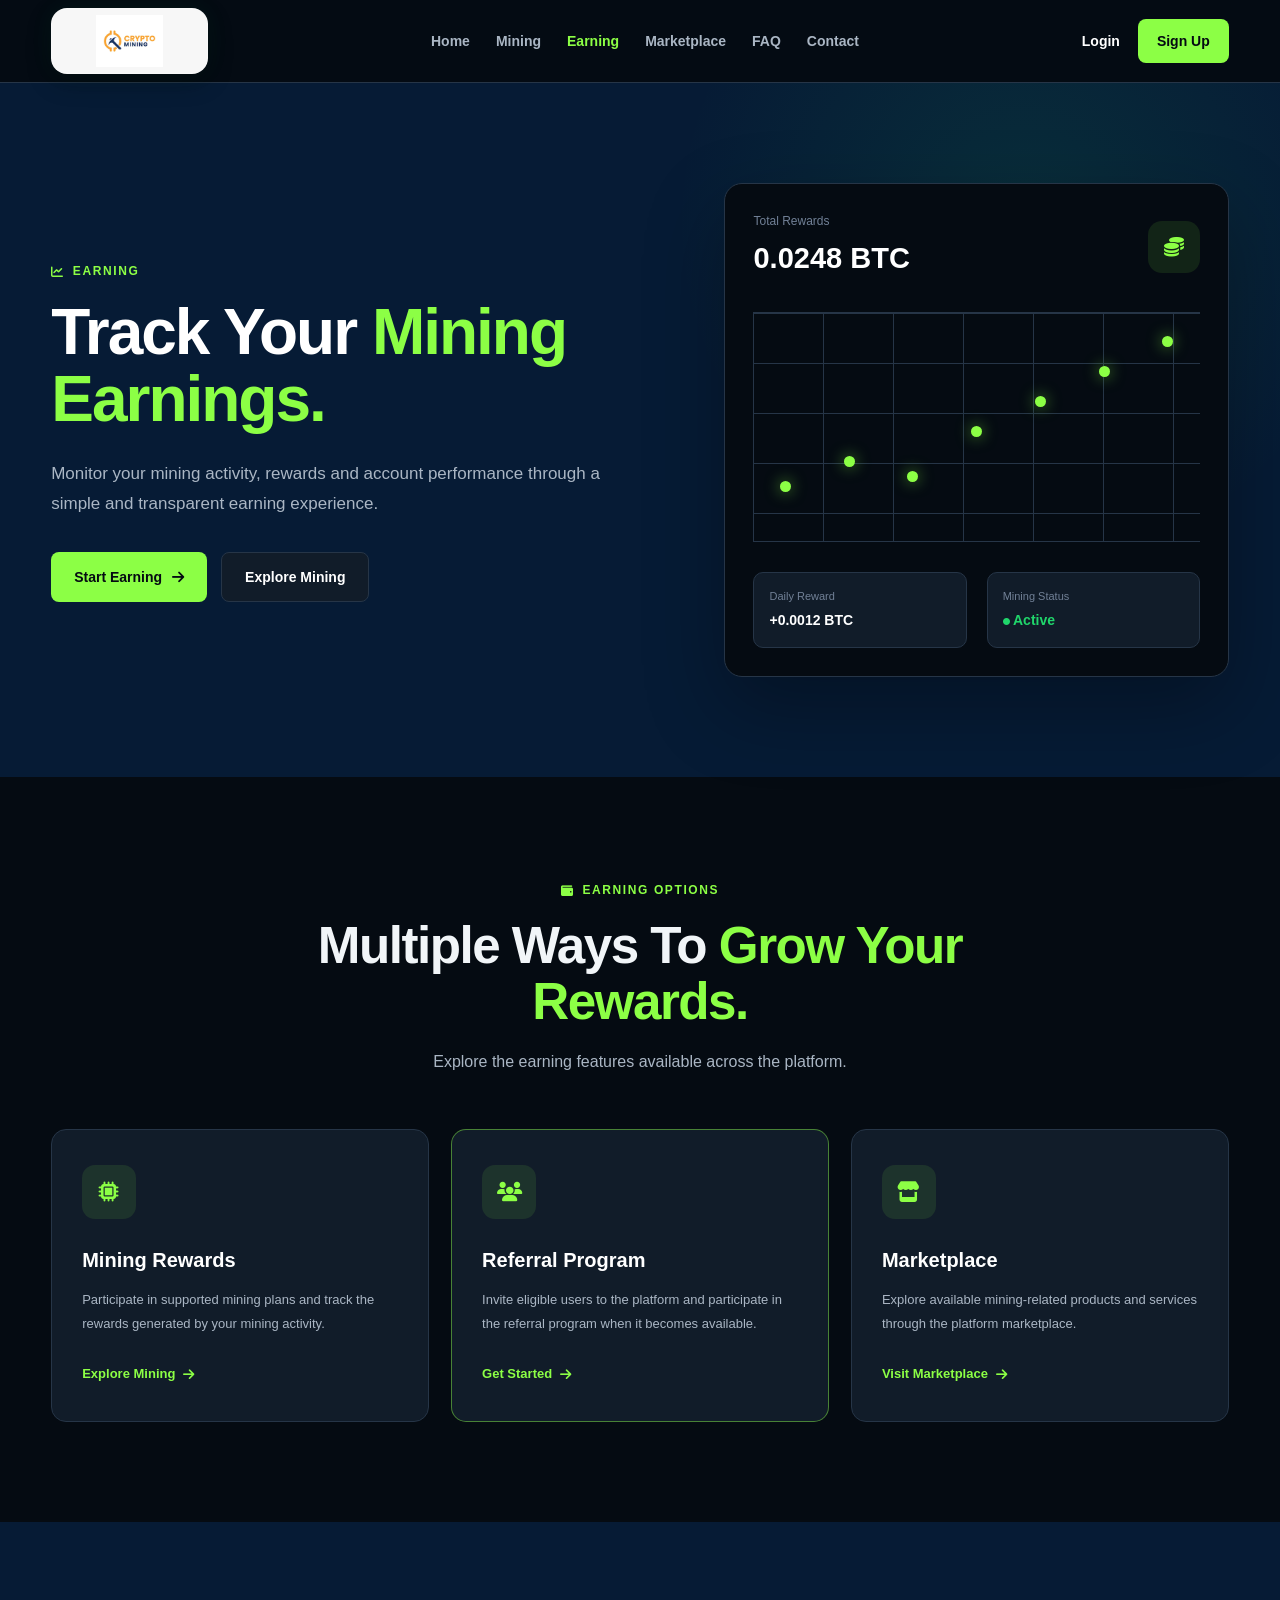
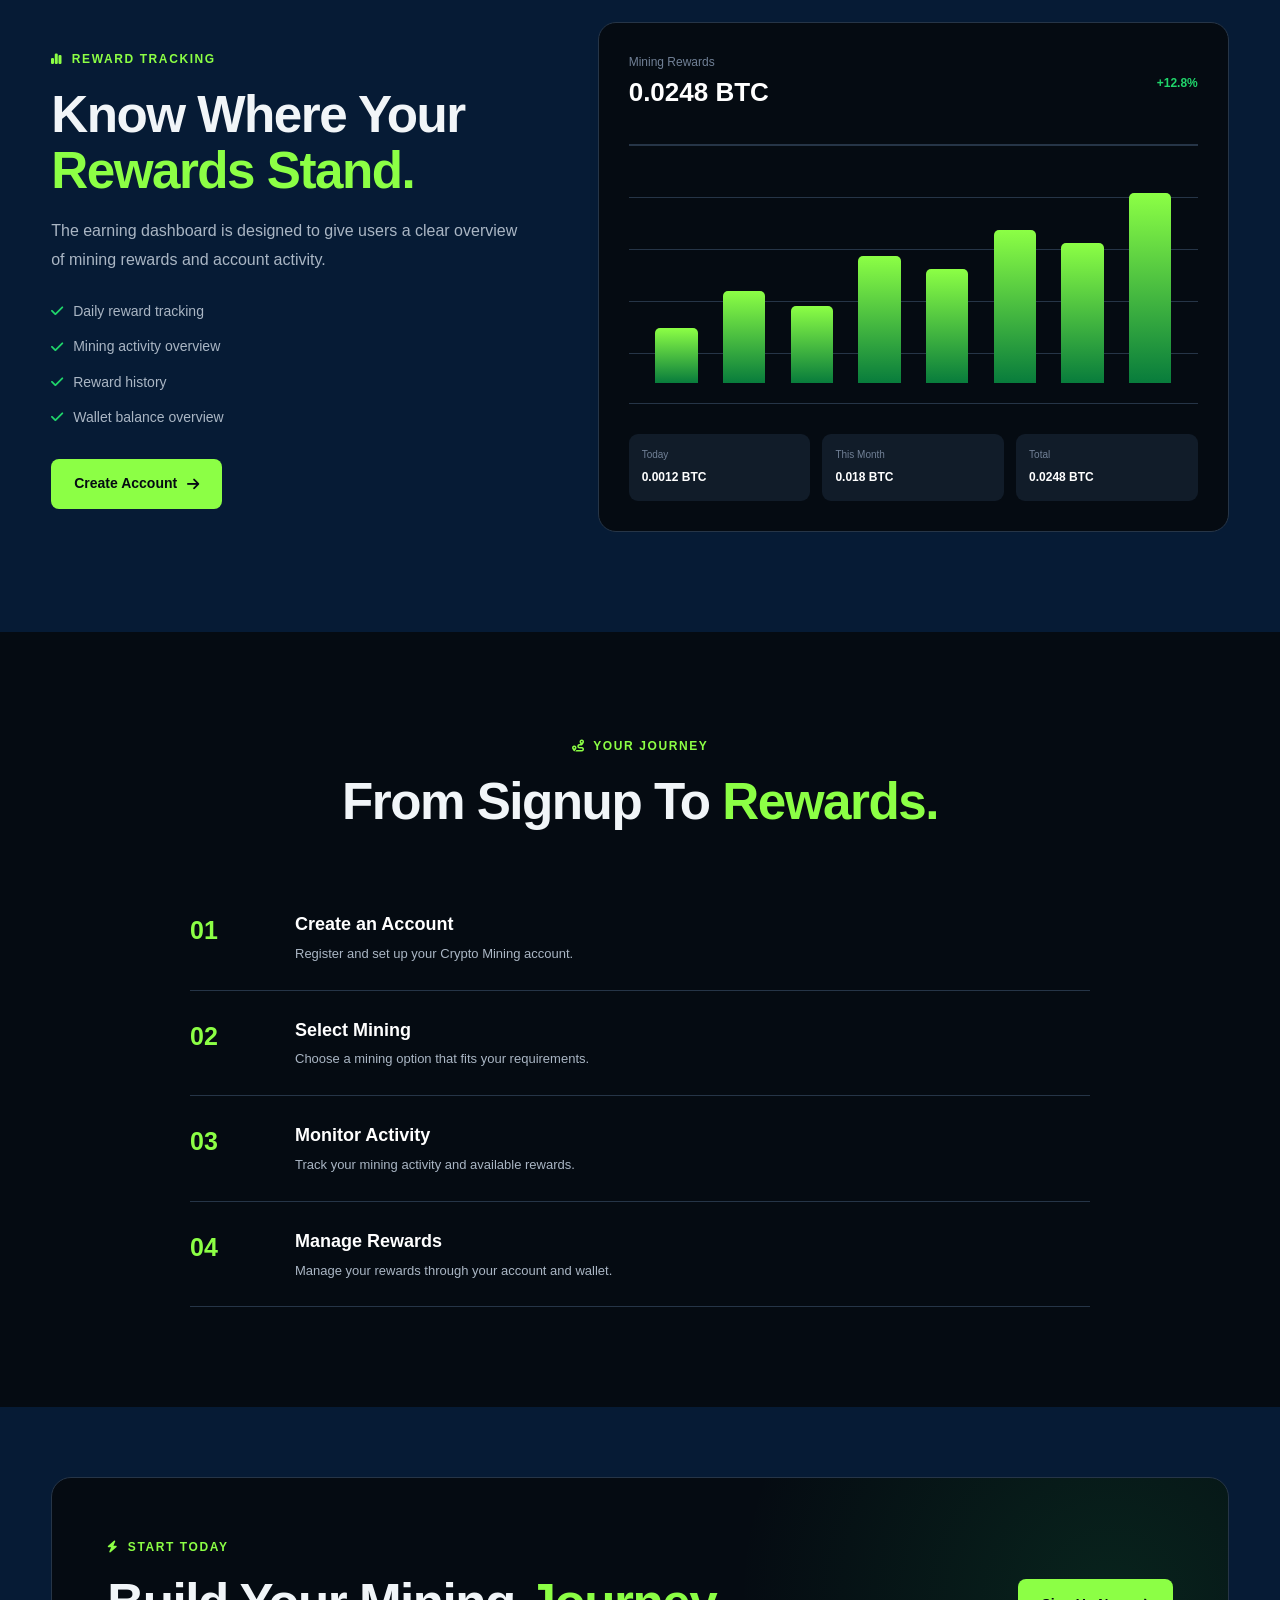
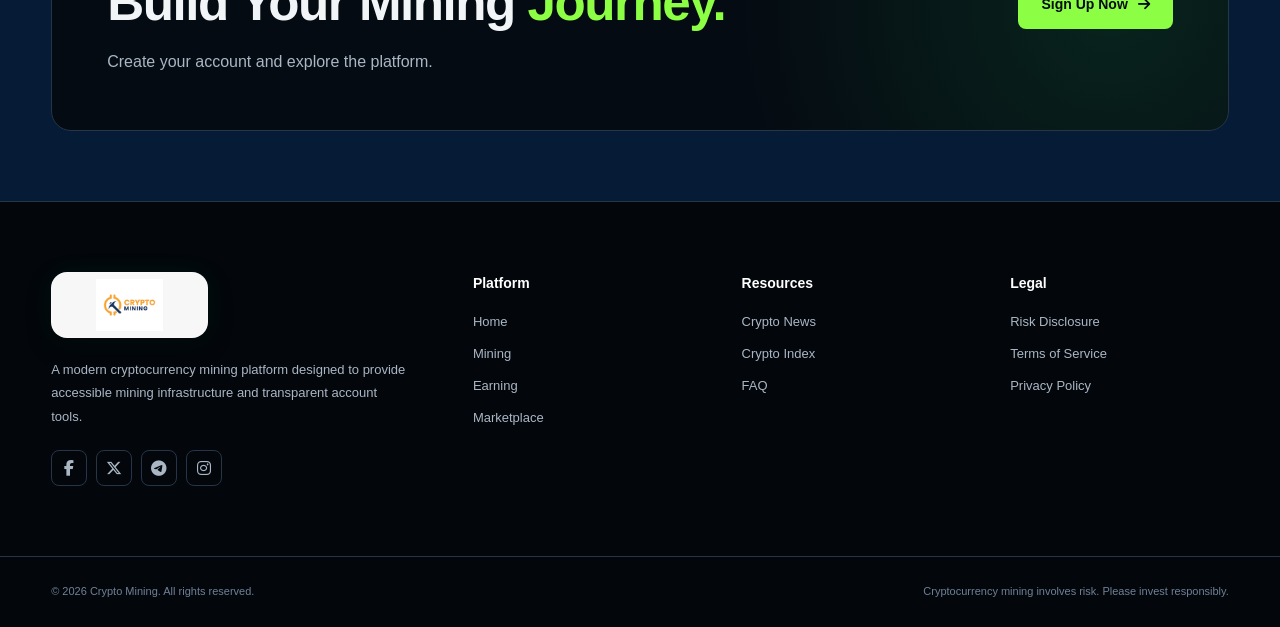
<file: earning.html>
<!DOCTYPE html>
<html lang="en">

<head>
    <meta charset="UTF-8">
    <meta name="viewport" content="width=device-width, initial-scale=1.0">

    <title>Earning | Crypto Mining</title>

    <!-- Font Awesome -->
    <link rel="stylesheet" href="https://cdnjs.cloudflare.com/ajax/libs/font-awesome/6.7.2/css/all.min.css">

    <!-- CSS -->
    <link rel="stylesheet" href="earning.css">
</head>

<body>

    <!-- Header -->
    <header class="site-header">

        <div class="container header-container">
            
            <!-- Logo -->
            <a href="index.html" class="logo">
                <img src="images/crypto-mining-logo.png" alt="Crypto Mining Logo">
            </a>

            <nav class="main-nav">
                <a href="index.html">Home</a>
                <a href="mining.html">Mining</a>
                <a href="earning.html" class="active">Earning</a>
                <a href="marketplace.html">Marketplace</a>
                <a href="faq.html">FAQ</a>
                <a href="contact.html">Contact</a>
            </nav>

            <div class="header-actions">
                <a href="login.html" class="login-link">Login</a>
                <a href="register.html" class="signup-btn">Sign Up</a>
            </div>

        </div>

    </header>


    <!-- Hero -->
    <main>

        <section class="earning-hero">

            <div class="container earning-hero-container">

                <div class="hero-content">

                    <span class="eyebrow">
                        <i class="fa-solid fa-chart-line"></i>
                        EARNING
                    </span>

                    <h1>
                        Track Your
                        <span>Mining Earnings.</span>
                    </h1>

                    <p>
                        Monitor your mining activity, rewards and account performance
                        through a simple and transparent earning experience.
                    </p>

                    <div class="hero-buttons">

                        <a href="register.html" class="primary-btn">
                            Start Earning
                            <i class="fa-solid fa-arrow-right"></i>
                        </a>

                        <a href="mining.html" class="secondary-btn">
                            Explore Mining
                        </a>

                    </div>

                </div>


                <div class="earning-card">

                    <div class="earning-card-header">

                        <div>
                            <span>Total Rewards</span>
                            <strong>0.0248 BTC</strong>
                        </div>

                        <div class="earning-icon">
                            <i class="fa-solid fa-coins"></i>
                        </div>

                    </div>

                    <div class="earning-chart">

                        <div class="chart-line">
                            <span></span>
                            <span></span>
                            <span></span>
                            <span></span>
                            <span></span>
                            <span></span>
                            <span></span>
                        </div>

                    </div>

                    <div class="earning-details">

                        <div>
                            <span>Daily Reward</span>
                            <strong>+0.0012 BTC</strong>
                        </div>

                        <div>
                            <span>Mining Status</span>
                            <strong class="active-status">
                                <i class="fa-solid fa-circle"></i>
                                Active
                            </strong>
                        </div>

                    </div>

                </div>

            </div>

        </section>


        <!-- Earning Methods -->
        <section class="methods-section">

            <div class="container">

                <div class="section-heading center">

                    <span class="eyebrow">
                        <i class="fa-solid fa-wallet"></i>
                        EARNING OPTIONS
                    </span>

                    <h2>
                        Multiple Ways To
                        <span>Grow Your Rewards.</span>
                    </h2>

                    <p>
                        Explore the earning features available across the platform.
                    </p>

                </div>


                <div class="methods-grid">

                    <article class="method-card">

                        <div class="method-icon">
                            <i class="fa-solid fa-microchip"></i>
                        </div>

                        <h3>Mining Rewards</h3>

                        <p>
                            Participate in supported mining plans and track the
                            rewards generated by your mining activity.
                        </p>

                        <a href="mining.html">
                            Explore Mining
                            <i class="fa-solid fa-arrow-right"></i>
                        </a>

                    </article>


                    <article class="method-card featured">

                        <div class="method-icon">
                            <i class="fa-solid fa-users"></i>
                        </div>

                        <h3>Referral Program</h3>

                        <p>
                            Invite eligible users to the platform and participate
                            in the referral program when it becomes available.
                        </p>

                        <a href="register.html">
                            Get Started
                            <i class="fa-solid fa-arrow-right"></i>
                        </a>

                    </article>


                    <article class="method-card">

                        <div class="method-icon">
                            <i class="fa-solid fa-store"></i>
                        </div>

                        <h3>Marketplace</h3>

                        <p>
                            Explore available mining-related products and services
                            through the platform marketplace.
                        </p>

                        <a href="marketplace.html">
                            Visit Marketplace
                            <i class="fa-solid fa-arrow-right"></i>
                        </a>

                    </article>

                </div>

            </div>

        </section>


        <!-- Reward Dashboard Preview -->
        <section class="dashboard-section">

            <div class="container dashboard-container">

                <div class="dashboard-content">

                    <span class="eyebrow">
                        <i class="fa-solid fa-chart-simple"></i>
                        REWARD TRACKING
                    </span>

                    <h2>
                        Know Where Your
                        <span>Rewards Stand.</span>
                    </h2>

                    <p>
                        The earning dashboard is designed to give users a clear
                        overview of mining rewards and account activity.
                    </p>

                    <ul class="feature-list">

                        <li>
                            <i class="fa-solid fa-check"></i>
                            Daily reward tracking
                        </li>

                        <li>
                            <i class="fa-solid fa-check"></i>
                            Mining activity overview
                        </li>

                        <li>
                            <i class="fa-solid fa-check"></i>
                            Reward history
                        </li>

                        <li>
                            <i class="fa-solid fa-check"></i>
                            Wallet balance overview
                        </li>

                    </ul>

                    <a href="register.html" class="primary-btn">
                        Create Account
                        <i class="fa-solid fa-arrow-right"></i>
                    </a>

                </div>


                <div class="dashboard-preview">

                    <div class="preview-header">

                        <div>
                            <span>Mining Rewards</span>
                            <strong>0.0248 BTC</strong>
                        </div>

                        <span class="profit">
                            +12.8%
                        </span>

                    </div>


                    <div class="preview-chart">

                        <div class="bar bar-1"></div>
                        <div class="bar bar-2"></div>
                        <div class="bar bar-3"></div>
                        <div class="bar bar-4"></div>
                        <div class="bar bar-5"></div>
                        <div class="bar bar-6"></div>
                        <div class="bar bar-7"></div>
                        <div class="bar bar-8"></div>

                    </div>


                    <div class="preview-stats">

                        <div>
                            <span>Today</span>
                            <strong>0.0012 BTC</strong>
                        </div>

                        <div>
                            <span>This Month</span>
                            <strong>0.018 BTC</strong>
                        </div>

                        <div>
                            <span>Total</span>
                            <strong>0.0248 BTC</strong>
                        </div>

                    </div>

                </div>

            </div>

        </section>


        <!-- Steps -->
        <section class="earning-steps">

            <div class="container">

                <div class="section-heading center">

                    <span class="eyebrow">
                        <i class="fa-solid fa-route"></i>
                        YOUR JOURNEY
                    </span>

                    <h2>
                        From Signup To
                        <span>Rewards.</span>
                    </h2>

                </div>


                <div class="steps">

                    <div class="step">

                        <div class="step-number">
                            01
                        </div>

                        <div>
                            <h3>Create an Account</h3>
                            <p>
                                Register and set up your Crypto Mining account.
                            </p>
                        </div>

                    </div>


                    <div class="step">

                        <div class="step-number">
                            02
                        </div>

                        <div>
                            <h3>Select Mining</h3>
                            <p>
                                Choose a mining option that fits your requirements.
                            </p>
                        </div>

                    </div>


                    <div class="step">

                        <div class="step-number">
                            03
                        </div>

                        <div>
                            <h3>Monitor Activity</h3>
                            <p>
                                Track your mining activity and available rewards.
                            </p>
                        </div>

                    </div>


                    <div class="step">

                        <div class="step-number">
                            04
                        </div>

                        <div>
                            <h3>Manage Rewards</h3>
                            <p>
                                Manage your rewards through your account and wallet.
                            </p>
                        </div>

                    </div>

                </div>

            </div>

        </section>


        <!-- CTA -->
        <section class="cta-section">

            <div class="container">

                <div class="cta-box">

                    <div>

                        <span class="eyebrow">
                            <i class="fa-solid fa-bolt"></i>
                            START TODAY
                        </span>

                        <h2>
                            Build Your Mining
                            <span>Journey.</span>
                        </h2>

                        <p>
                            Create your account and explore the platform.
                        </p>

                    </div>

                    <a href="register.html" class="primary-btn">
                        Sign Up Now
                        <i class="fa-solid fa-arrow-right"></i>
                    </a>

                </div>

            </div>

        </section>

    </main>


    <!-- Footer -->
    <footer class="site-footer">

        <div class="container footer-grid">

            <div class="footer-brand">

                <a href="index.html" class="logo">
                    <img src="images/crypto-mining-logo.png" alt="Crypto Mining Logo">
                </a>

                <p>
                    A modern cryptocurrency mining platform designed to provide
                    accessible mining infrastructure and transparent account tools.
                </p>

                <div class="social-links">

                    <a href="#">
                        <i class="fa-brands fa-facebook-f"></i>
                    </a>

                    <a href="#">
                        <i class="fa-brands fa-x-twitter"></i>
                    </a>

                    <a href="#">
                        <i class="fa-brands fa-telegram"></i>
                    </a>

                    <a href="#">
                        <i class="fa-brands fa-instagram"></i>
                    </a>

                </div>

            </div>


            <div class="footer-column">

                <h3>Platform</h3>

                <a href="index.html">Home</a>
                <a href="mining.html">Mining</a>
                <a href="earning.html">Earning</a>
                <a href="marketplace.html">Marketplace</a>

            </div>


            <div class="footer-column">

                <h3>Resources</h3>

                <a href="news.html">Crypto News</a>
                <a href="crypto-index.html">Crypto Index</a>
                <a href="faq.html">FAQ</a>

            </div>


            <div class="footer-column">

                <h3>Legal</h3>

                <a href="risk-disclosure.html">Risk Disclosure</a>
                <a href="terms.html">Terms of Service</a>
                <a href="privacy.html">Privacy Policy</a>

            </div>

        </div>


        <div class="footer-bottom">

            <div class="container">

                <p>
                    © 2026 Crypto Mining. All rights reserved.
                </p>

                <p>
                    Cryptocurrency mining involves risk. Please invest responsibly.
                </p>

            </div>

        </div>

    </footer>

</body>

</html>
</file>
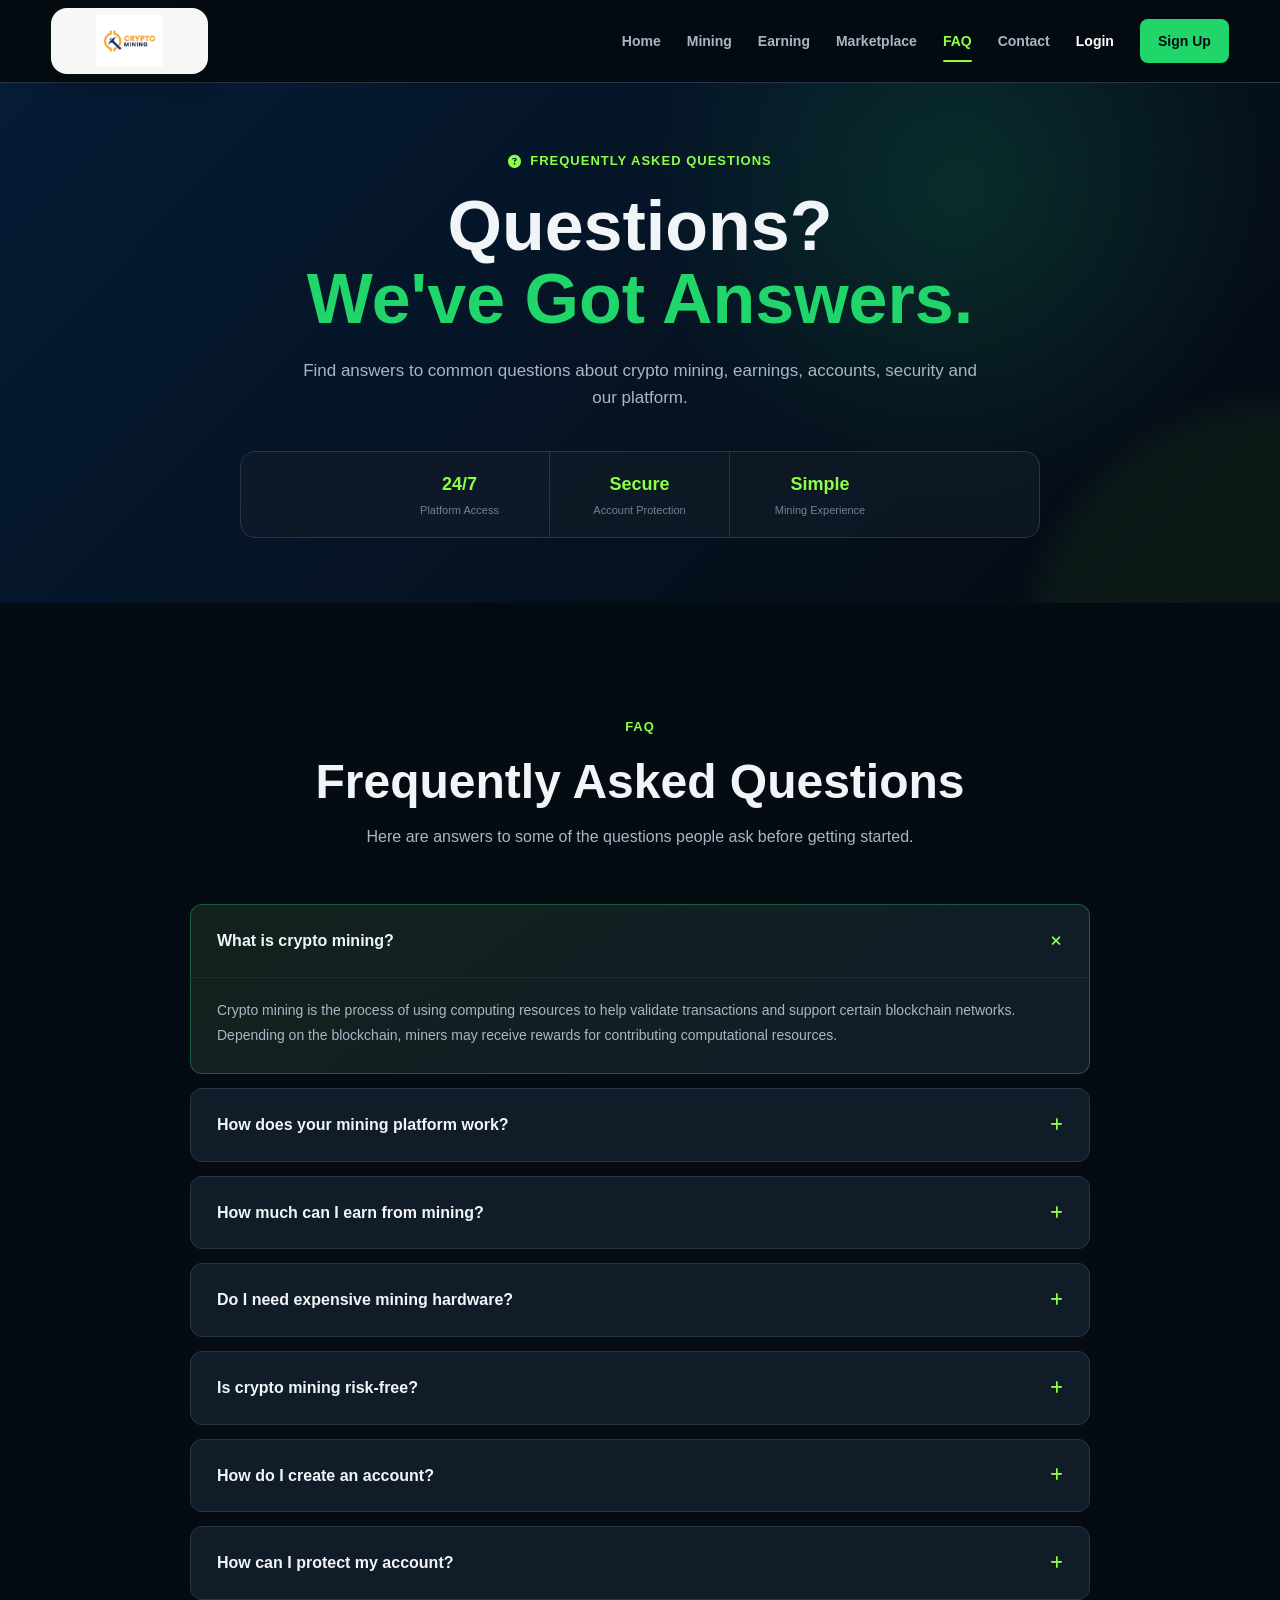
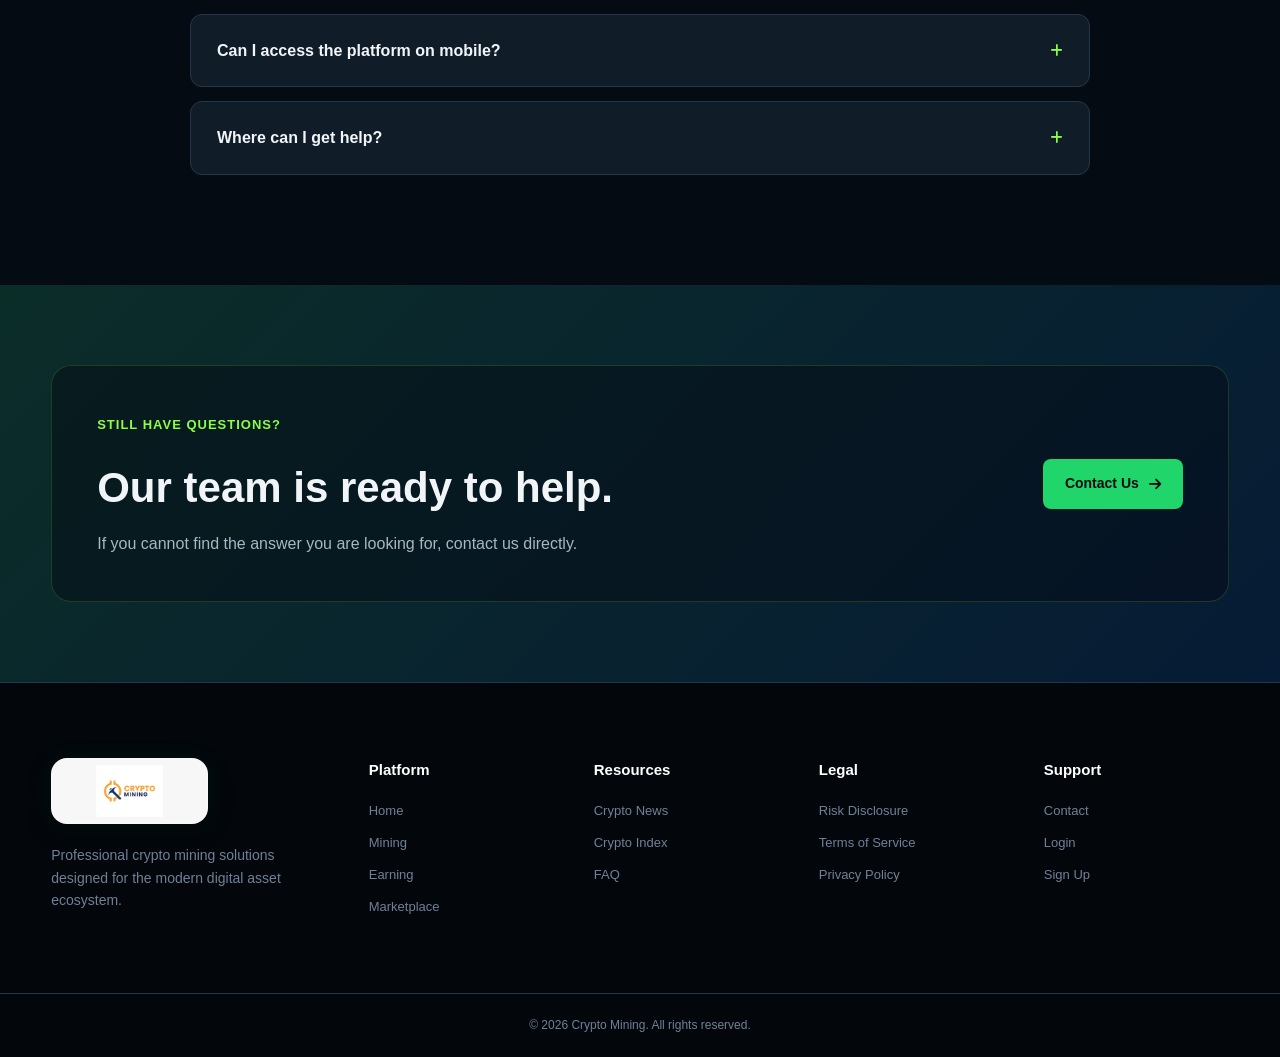
<file: faq.html>
<!DOCTYPE html>
<html lang="en">
<head>
    <meta charset="UTF-8">
    <meta name="viewport" content="width=device-width, initial-scale=1.0">

    <title>FAQ | Crypto Mining</title>

    <!-- Font Awesome -->
    <link
        rel="stylesheet"
        href="https://cdnjs.cloudflare.com/ajax/libs/font-awesome/6.7.2/css/all.min.css"
    >

    <!-- CSS -->
    <link rel="stylesheet" href="faq.css">
</head>

<body>

    <!-- Header -->
    <header class="site-header">

        <div class="container nav-container">

            <!-- Logo -->
            <a href="index.html" class="logo">
                <img
                    src="images/crypto-mining-logo.png"
                    alt="Crypto Mining Logo"
                >
            </a>

            <!-- Navigation -->
            <nav class="main-nav">

                <a href="index.html">Home</a>

                <a href="mining.html">Mining</a>

                <a href="earning.html">Earning</a>

                <a href="marketplace.html">Marketplace</a>

                <a href="faq.html" class="active">
                    FAQ
                </a>

                <a href="contact.html">Contact</a>

                <a href="login.html" class="login-link">
                    Login
                </a>

                <a href="register.html" class="signup-btn">
                    Sign Up
                </a>

            </nav>

        </div>

    </header>


    <!-- Hero -->
    <main>

        <section class="faq-hero">

            <div class="container">

                <div class="faq-hero-content">

                    <span class="section-tag">
                        <i class="fa-solid fa-circle-question"></i>
                        Frequently Asked Questions
                    </span>

                    <h1>
                        Questions?
                        <span>We've Got Answers.</span>
                    </h1>

                    <p>
                        Find answers to common questions about crypto
                        mining, earnings, accounts, security and our
                        platform.
                    </p>

                    <div class="faq-hero-stats">

                        <div>
                            <strong>24/7</strong>
                            <span>Platform Access</span>
                        </div>

                        <div>
                            <strong>Secure</strong>
                            <span>Account Protection</span>
                        </div>

                        <div>
                            <strong>Simple</strong>
                            <span>Mining Experience</span>
                        </div>

                    </div>

                </div>

            </div>

        </section>


        <!-- FAQ -->
        <section class="faq-section">

            <div class="container">

                <div class="section-heading">

                    <span class="section-tag">
                        FAQ
                    </span>

                    <h2>
                        Frequently Asked Questions
                    </h2>

                    <p>
                        Here are answers to some of the questions
                        people ask before getting started.
                    </p>

                </div>


                <div class="faq-list">

                    <!-- Question -->
                    <details class="faq-item" open>

                        <summary>
                            <span>
                                What is crypto mining?
                            </span>

                            <i class="fa-solid fa-plus"></i>

                        </summary>

                        <div class="faq-answer">

                            <p>
                                Crypto mining is the process of using
                                computing resources to help validate
                                transactions and support certain
                                blockchain networks. Depending on the
                                blockchain, miners may receive rewards
                                for contributing computational resources.
                            </p>

                        </div>

                    </details>


                    <!-- Question -->
                    <details class="faq-item">

                        <summary>
                            <span>
                                How does your mining platform work?
                            </span>

                            <i class="fa-solid fa-plus"></i>

                        </summary>

                        <div class="faq-answer">

                            <p>
                                Our platform is designed to give users
                                access to mining-related opportunities
                                through a simple interface. Users can
                                explore available plans, monitor their
                                mining information and manage their
                                account.
                            </p>

                        </div>

                    </details>


                    <!-- Question -->
                    <details class="faq-item">

                        <summary>
                            <span>
                                How much can I earn from mining?
                            </span>

                            <i class="fa-solid fa-plus"></i>

                        </summary>

                        <div class="faq-answer">

                            <p>
                                Mining returns can vary depending on
                                factors such as the digital asset,
                                network conditions, mining difficulty,
                                electricity costs, equipment and market
                                conditions. Mining returns are not
                                guaranteed.
                            </p>

                        </div>

                    </details>


                    <!-- Question -->
                    <details class="faq-item">

                        <summary>
                            <span>
                                Do I need expensive mining hardware?
                            </span>

                            <i class="fa-solid fa-plus"></i>

                        </summary>

                        <div class="faq-answer">

                            <p>
                                Hardware requirements depend on the
                                blockchain and mining method being used.
                                Some mining operations require specialized
                                hardware, while other opportunities may
                                use different infrastructure models.
                            </p>

                        </div>

                    </details>


                    <!-- Question -->
                    <details class="faq-item">

                        <summary>
                            <span>
                                Is crypto mining risk-free?
                            </span>

                            <i class="fa-solid fa-plus"></i>

                        </summary>

                        <div class="faq-answer">

                            <p>
                                No. Crypto mining and digital assets
                                involve financial and operational risks.
                                Mining profitability can change because
                                of market prices, network difficulty,
                                operating costs and other factors.
                            </p>

                        </div>

                    </details>


                    <!-- Question -->
                    <details class="faq-item">

                        <summary>
                            <span>
                                How do I create an account?
                            </span>

                            <i class="fa-solid fa-plus"></i>

                        </summary>

                        <div class="faq-answer">

                            <p>
                                Select the Sign Up option from the
                                navigation menu and complete the
                                registration form. Once registration
                                is available, your account can be
                                created through the platform.
                            </p>

                        </div>

                    </details>


                    <!-- Question -->
                    <details class="faq-item">

                        <summary>
                            <span>
                                How can I protect my account?
                            </span>

                            <i class="fa-solid fa-plus"></i>

                        </summary>

                        <div class="faq-answer">

                            <p>
                                Use a strong and unique password,
                                protect your login information and
                                never share sensitive account details
                                with another person. Additional security
                                features may be provided as the platform
                                develops.
                            </p>

                        </div>

                    </details>


                    <!-- Question -->
                    <details class="faq-item">

                        <summary>
                            <span>
                                Can I access the platform on mobile?
                            </span>

                            <i class="fa-solid fa-plus"></i>

                        </summary>

                        <div class="faq-answer">

                            <p>
                                Yes. The website is designed to be
                                responsive across smartphones, tablets,
                                laptops, desktops and larger screens.
                            </p>

                        </div>

                    </details>


                    <!-- Question -->
                    <details class="faq-item">

                        <summary>
                            <span>
                                Where can I get help?
                            </span>

                            <i class="fa-solid fa-plus"></i>

                        </summary>

                        <div class="faq-answer">

                            <p>
                                You can use the Contact page to reach
                                the support team with questions about
                                the platform and your account.
                            </p>

                        </div>

                    </details>

                </div>

            </div>

        </section>


        <!-- CTA -->
        <section class="faq-cta">

            <div class="container">

                <div class="cta-content">

                    <div>

                        <span class="section-tag">
                            Still Have Questions?
                        </span>

                        <h2>
                            Our team is ready to help.
                        </h2>

                        <p>
                            If you cannot find the answer you are
                            looking for, contact us directly.
                        </p>

                    </div>

                    <a href="contact.html" class="btn primary-btn">
                        Contact Us
                        <i class="fa-solid fa-arrow-right"></i>
                    </a>

                </div>

            </div>

        </section>

    </main>


    <!-- Footer -->
    <footer class="site-footer">

        <div class="container footer-grid">

            <div class="footer-brand">

                <a href="index.html" class="logo">
                    <img
                        src="images/crypto-mining-logo.png"
                        alt="Crypto Mining Logo"
                    >
                </a>

                <p>
                    Professional crypto mining solutions designed
                    for the modern digital asset ecosystem.
                </p>

            </div>


            <div class="footer-column">

                <h3>Platform</h3>

                <a href="index.html">Home</a>
                <a href="mining.html">Mining</a>
                <a href="earning.html">Earning</a>
                <a href="marketplace.html">Marketplace</a>

            </div>


            <div class="footer-column">

                <h3>Resources</h3>

                <a href="#">Crypto News</a>
                <a href="#">Crypto Index</a>
                <a href="faq.html">FAQ</a>

            </div>


            <div class="footer-column">

                <h3>Legal</h3>

                <a href="#">Risk Disclosure</a>
                <a href="#">Terms of Service</a>
                <a href="#">Privacy Policy</a>

            </div>


            <div class="footer-column">

                <h3>Support</h3>

                <a href="contact.html">Contact</a>
                <a href="login.html">Login</a>
                <a href="register.html">Sign Up</a>

            </div>

        </div>


        <div class="footer-bottom">

            <div class="container">

                <p>
                    © 2026 Crypto Mining. All rights reserved.
                </p>

            </div>

        </div>

    </footer>

</body>
</html>
</file>
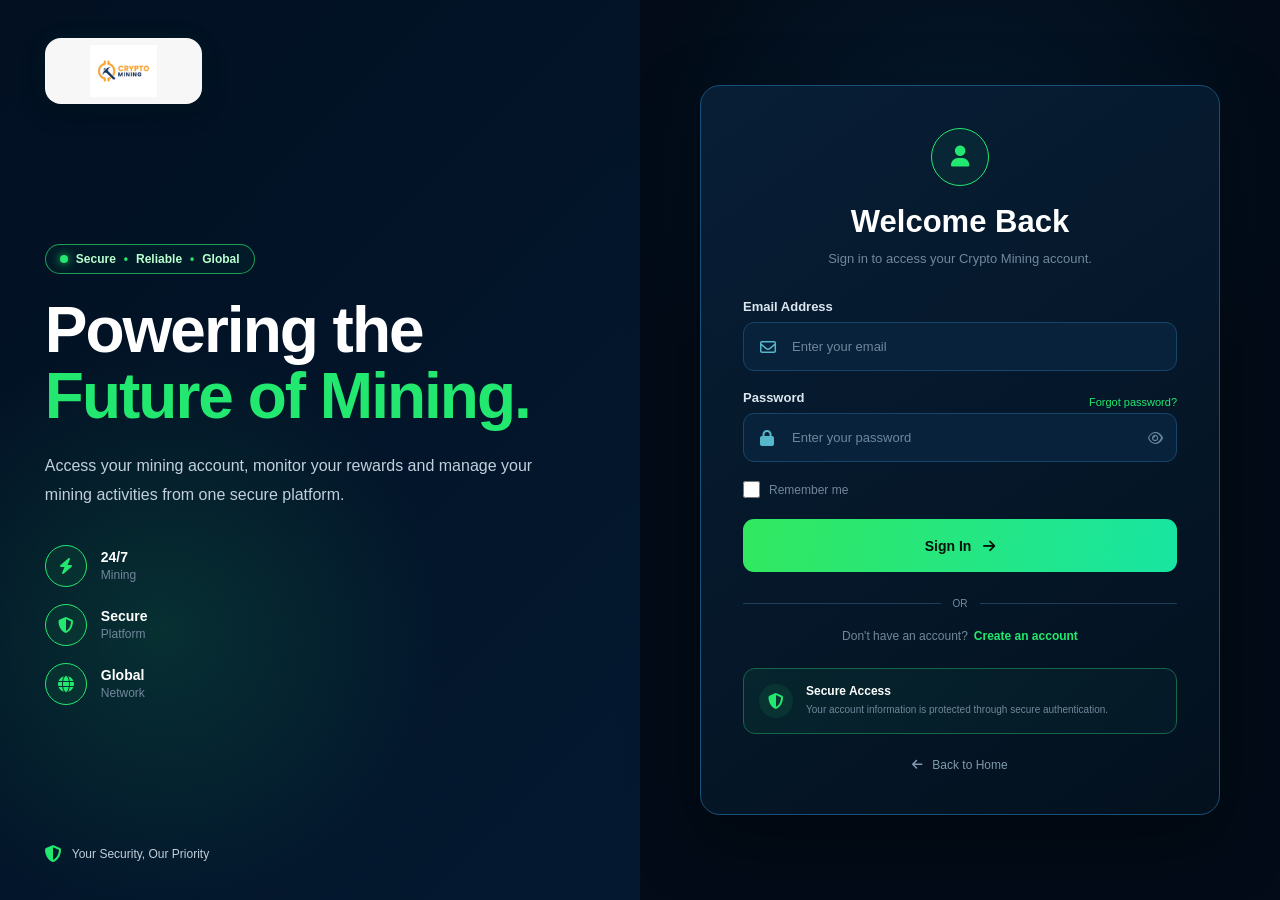
<file: login.html>
<!DOCTYPE html>
<html lang="en">
<head>
    <meta charset="UTF-8">
    <meta name="viewport" content="width=device-width, initial-scale=1.0">

    <title>Login | Crypto Mining</title>

    <!-- Font Awesome -->
    <link rel="stylesheet"
        href="https://cdnjs.cloudflare.com/ajax/libs/font-awesome/6.7.2/css/all.min.css">

    <!-- CSS -->
    <link rel="stylesheet" href="login.css">
</head>

<body>

    <main class="auth-page">

        <!-- Left -->
        <section class="hero-section">

            <div class="hero-overlay"></div>

            <!-- Logo -->
            <a href="index.html" class="logo">
                <img src="images/crypto-mining-logo.png" alt="Crypto Mining">
            </a>

            <div class="hero-content">

                <div class="status-badge">
                    <span></span>
                    Secure
                    <b>•</b>
                    Reliable
                    <b>•</b>
                    Global
                </div>

                <h1>
                    Powering the
                    <span>Future of Mining.</span>
                </h1>

                <p>
                    Access your mining account, monitor your rewards
                    and manage your mining activities from one secure platform.
                </p>

                <div class="features">

                    <div class="feature">
                        <div class="feature-icon">
                            <i class="fa-solid fa-bolt"></i>
                        </div>

                        <div>
                            <strong>24/7</strong>
                            <span>Mining</span>
                        </div>
                    </div>

                    <div class="feature">
                        <div class="feature-icon">
                            <i class="fa-solid fa-shield-halved"></i>
                        </div>

                        <div>
                            <strong>Secure</strong>
                            <span>Platform</span>
                        </div>
                    </div>

                    <div class="feature">
                        <div class="feature-icon">
                            <i class="fa-solid fa-globe"></i>
                        </div>

                        <div>
                            <strong>Global</strong>
                            <span>Network</span>
                        </div>
                    </div>

                </div>

            </div>

            <div class="hero-footer">
                <i class="fa-solid fa-shield-halved"></i>
                Your Security, Our Priority
            </div>

        </section>


        <!-- Right -->
        <section class="form-section">

            <div class="form-card">

                <div class="form-icon">
                    <i class="fa-solid fa-user"></i>
                </div>

                <div class="form-heading">
                    <h2>Welcome Back</h2>

                    <p>
                        Sign in to access your Crypto Mining account.
                    </p>
                </div>


                <!-- Form -->
                <form action="#" method="post">

                    <div class="form-group">

                        <label for="email">
                            Email Address
                        </label>

                        <div class="input-box">

                            <i class="fa-regular fa-envelope"></i>

                            <input
                                type="email"
                                id="email"
                                name="email"
                                placeholder="Enter your email"
                                autocomplete="email"
                                required
                            >

                        </div>

                    </div>


                    <div class="form-group">

                        <div class="label-row">

                            <label for="password">
                                Password
                            </label>

                            <a href="#">
                                Forgot password?
                            </a>

                        </div>

                        <div class="input-box">

                            <i class="fa-solid fa-lock"></i>

                            <input
                                type="password"
                                id="password"
                                name="password"
                                placeholder="Enter your password"
                                autocomplete="current-password"
                                required
                            >

                            <button type="button" class="password-icon">
                                <i class="fa-regular fa-eye"></i>
                            </button>

                        </div>

                    </div>


                    <label class="remember">

                        <input type="checkbox" name="remember">

                        <span>Remember me</span>

                    </label>


                    <button type="submit" class="submit-btn">

                        <span>Sign In</span>

                        <i class="fa-solid fa-arrow-right"></i>

                    </button>

                </form>


                <div class="or-line">
                    <span></span>
                    <b>OR</b>
                    <span></span>
                </div>


                <div class="switch-account">

                    <span>Don't have an account?</span>

                    <a href="register.html">
                        Create an account
                    </a>

                </div>


                <div class="security-box">

                    <div class="security-icon">
                        <i class="fa-solid fa-shield-halved"></i>
                    </div>

                    <div>
                        <strong>Secure Access</strong>

                        <p>
                            Your account information is protected
                            through secure authentication.
                        </p>
                    </div>

                </div>


                <a href="index.html" class="back-home">

                    <i class="fa-solid fa-arrow-left"></i>

                    Back to Home

                </a>

            </div>

        </section>

    </main>

</body>
</html>
</file>
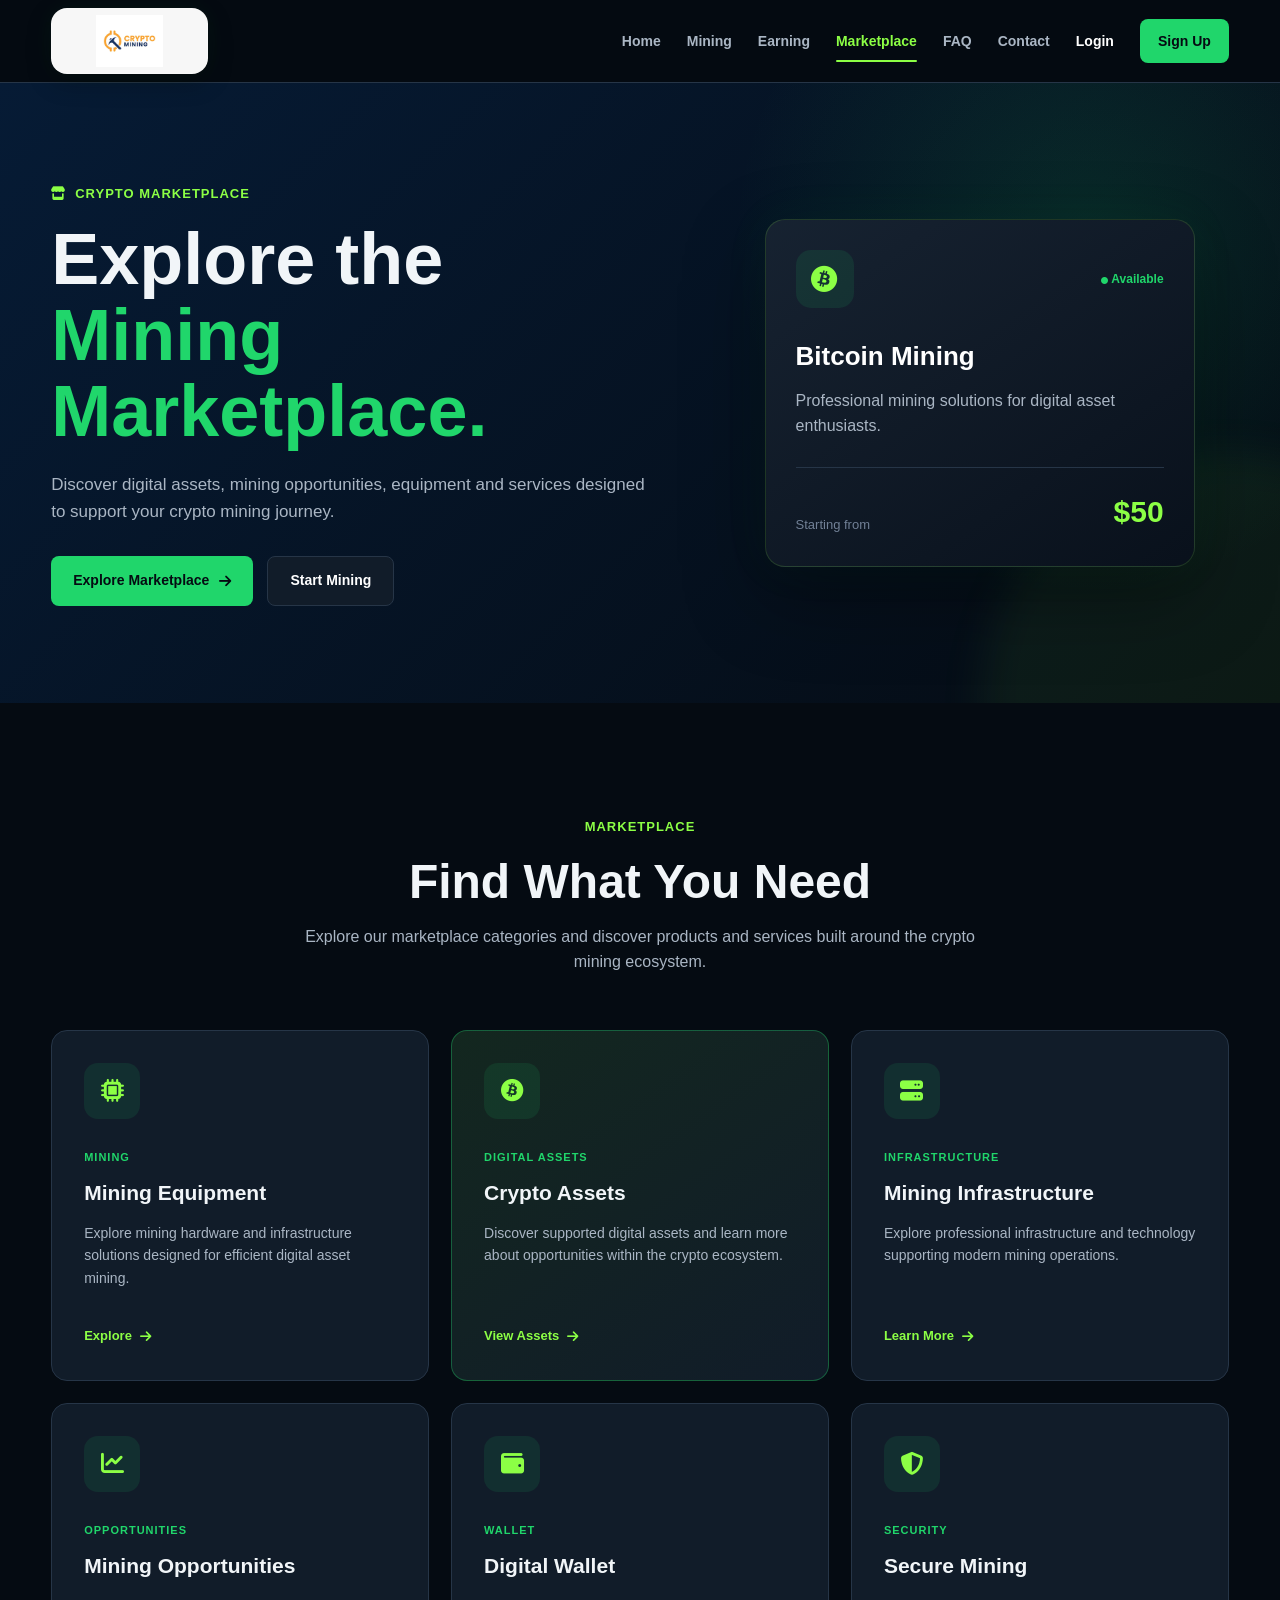
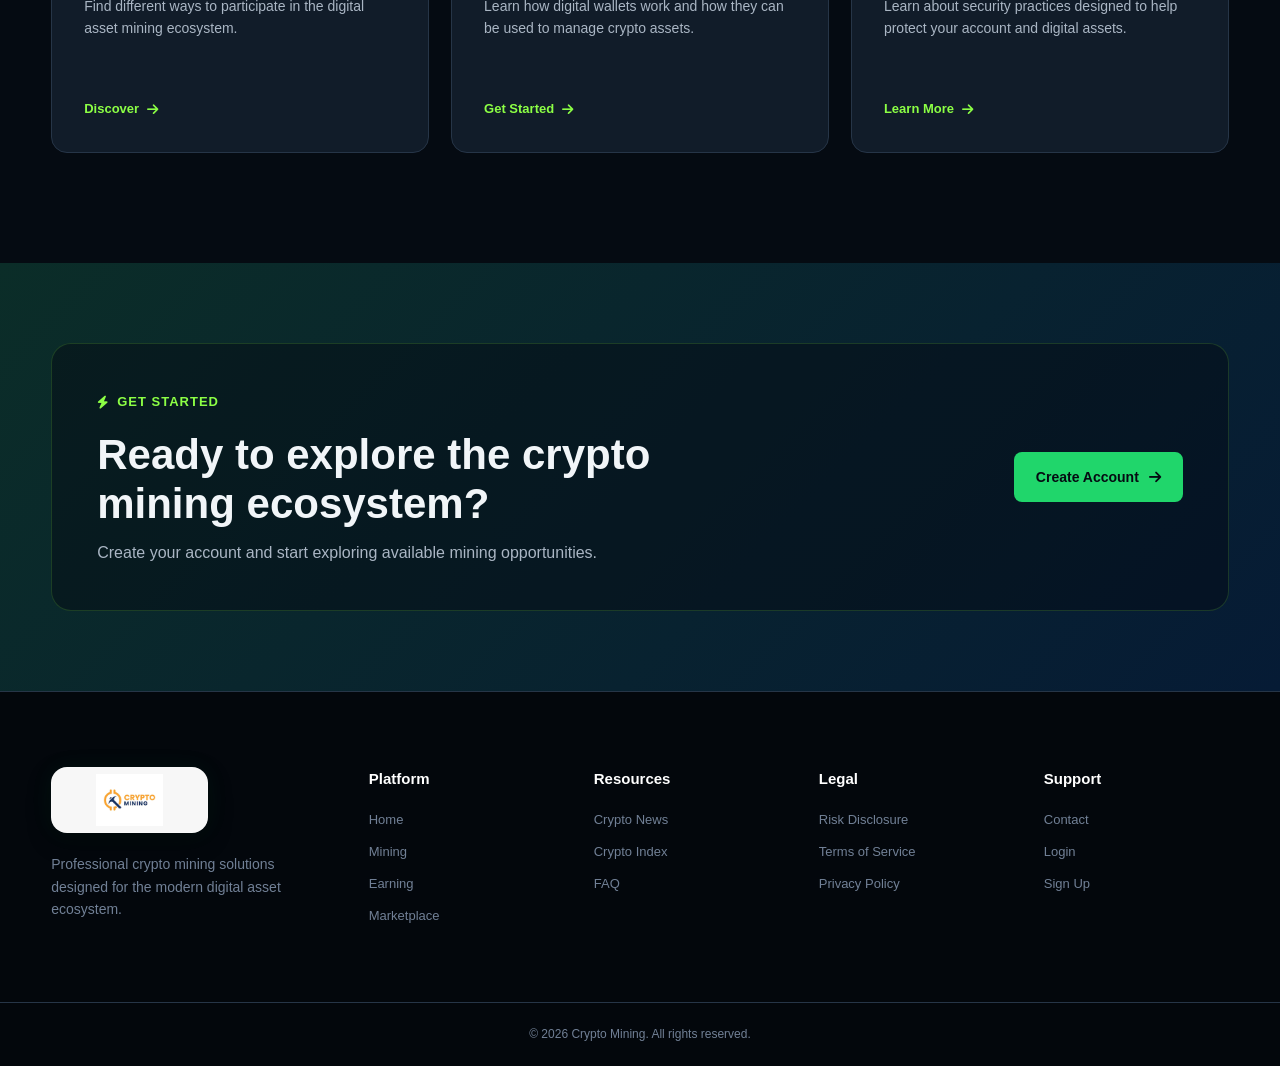
<file: marketplace.html>
<!DOCTYPE html>
<html lang="en">
<head>
    <meta charset="UTF-8">
    <meta name="viewport" content="width=device-width, initial-scale=1.0">

    <title>Marketplace | Crypto Mining</title>

    <!-- Font Awesome -->
    <link
        rel="stylesheet"
        href="https://cdnjs.cloudflare.com/ajax/libs/font-awesome/6.7.2/css/all.min.css"
    >

    <!-- CSS -->
    <link rel="stylesheet" href="marketplace.css">
</head>

<body>

    <!-- Header -->
    <header class="site-header">

        <div class="container nav-container">

            <!-- Logo -->
            <a href="index.html" class="logo">
                <img
                    src="images/crypto-mining-logo.png"
                    alt="Crypto Mining Logo"
                >
            </a>

            <!-- Navigation -->
            <nav class="main-nav">

                <a href="index.html">Home</a>

                <a href="mining.html">Mining</a>

                <a href="earning.html">Earning</a>

                <a href="marketplace.html" class="active">
                    Marketplace
                </a>

                <a href="faq.html">FAQ</a>

                <a href="contact.html">Contact</a>

                <a href="login.html" class="login-link">
                    Login
                </a>

                <a href="register.html" class="signup-btn">
                    Sign Up
                </a>

            </nav>

        </div>

    </header>


    <!-- Hero -->
    <main>

        <section class="marketplace-hero">

            <div class="container hero-content">

                <div class="hero-text">

                    <span class="section-tag">
                        <i class="fa-solid fa-store"></i>
                        Crypto Marketplace
                    </span>

                    <h1>
                        Explore the
                        <span>Mining Marketplace.</span>
                    </h1>

                    <p>
                        Discover digital assets, mining opportunities,
                        equipment and services designed to support your
                        crypto mining journey.
                    </p>

                    <div class="hero-buttons">

                        <a href="#marketplace" class="btn primary-btn">
                            Explore Marketplace
                            <i class="fa-solid fa-arrow-right"></i>
                        </a>

                        <a href="mining.html" class="btn secondary-btn">
                            Start Mining
                        </a>

                    </div>

                </div>


                <div class="hero-visual">

                    <div class="market-card main-market-card">

                        <div class="market-card-top">
                            <span class="coin-icon">
                                <i class="fa-brands fa-bitcoin"></i>
                            </span>

                            <span class="market-status">
                                <i class="fa-solid fa-circle"></i>
                                Available
                            </span>
                        </div>

                        <h3>Bitcoin Mining</h3>

                        <p>
                            Professional mining solutions
                            for digital asset enthusiasts.
                        </p>

                        <div class="market-price">
                            <span>Starting from</span>
                            <strong>$50</strong>
                        </div>

                    </div>

                </div>

            </div>

        </section>


        <!-- Marketplace -->
        <section class="marketplace-section" id="marketplace">

            <div class="container">

                <div class="section-heading">

                    <span class="section-tag">
                        Marketplace
                    </span>

                    <h2>
                        Find What You Need
                    </h2>

                    <p>
                        Explore our marketplace categories and discover
                        products and services built around the crypto
                        mining ecosystem.
                    </p>

                </div>


                <div class="market-grid">

                    <!-- Card -->
                    <article class="market-item">

                        <div class="item-icon">
                            <i class="fa-solid fa-microchip"></i>
                        </div>

                        <span class="item-label">
                            Mining
                        </span>

                        <h3>Mining Equipment</h3>

                        <p>
                            Explore mining hardware and infrastructure
                            solutions designed for efficient digital
                            asset mining.
                        </p>

                        <a href="mining.html" class="item-link">
                            Explore
                            <i class="fa-solid fa-arrow-right"></i>
                        </a>

                    </article>


                    <!-- Card -->
                    <article class="market-item featured-item">

                        <div class="item-icon">
                            <i class="fa-brands fa-bitcoin"></i>
                        </div>

                        <span class="item-label">
                            Digital Assets
                        </span>

                        <h3>Crypto Assets</h3>

                        <p>
                            Discover supported digital assets and learn
                            more about opportunities within the crypto
                            ecosystem.
                        </p>

                        <a href="earning.html" class="item-link">
                            View Assets
                            <i class="fa-solid fa-arrow-right"></i>
                        </a>

                    </article>


                    <!-- Card -->
                    <article class="market-item">

                        <div class="item-icon">
                            <i class="fa-solid fa-server"></i>
                        </div>

                        <span class="item-label">
                            Infrastructure
                        </span>

                        <h3>Mining Infrastructure</h3>

                        <p>
                            Explore professional infrastructure and
                            technology supporting modern mining operations.
                        </p>

                        <a href="mining.html" class="item-link">
                            Learn More
                            <i class="fa-solid fa-arrow-right"></i>
                        </a>

                    </article>


                    <!-- Card -->
                    <article class="market-item">

                        <div class="item-icon">
                            <i class="fa-solid fa-chart-line"></i>
                        </div>

                        <span class="item-label">
                            Opportunities
                        </span>

                        <h3>Mining Opportunities</h3>

                        <p>
                            Find different ways to participate in the
                            digital asset mining ecosystem.
                        </p>

                        <a href="earning.html" class="item-link">
                            Discover
                            <i class="fa-solid fa-arrow-right"></i>
                        </a>

                    </article>


                    <!-- Card -->
                    <article class="market-item">

                        <div class="item-icon">
                            <i class="fa-solid fa-wallet"></i>
                        </div>

                        <span class="item-label">
                            Wallet
                        </span>

                        <h3>Digital Wallet</h3>

                        <p>
                            Learn how digital wallets work and how they
                            can be used to manage crypto assets.
                        </p>

                        <a href="login.html" class="item-link">
                            Get Started
                            <i class="fa-solid fa-arrow-right"></i>
                        </a>

                    </article>


                    <!-- Card -->
                    <article class="market-item">

                        <div class="item-icon">
                            <i class="fa-solid fa-shield-halved"></i>
                        </div>

                        <span class="item-label">
                            Security
                        </span>

                        <h3>Secure Mining</h3>

                        <p>
                            Learn about security practices designed to
                            help protect your account and digital assets.
                        </p>

                        <a href="faq.html" class="item-link">
                            Learn More
                            <i class="fa-solid fa-arrow-right"></i>
                        </a>

                    </article>

                </div>

            </div>

        </section>


        <!-- Marketplace Banner -->
        <section class="marketplace-banner">

            <div class="container">

                <div class="banner-content">

                    <div>

                        <span class="section-tag">
                            <i class="fa-solid fa-bolt"></i>
                            Get Started
                        </span>

                        <h2>
                            Ready to explore the
                            crypto mining ecosystem?
                        </h2>

                        <p>
                            Create your account and start exploring
                            available mining opportunities.
                        </p>

                    </div>

                    <a href="register.html" class="btn primary-btn">
                        Create Account
                        <i class="fa-solid fa-arrow-right"></i>
                    </a>

                </div>

            </div>

        </section>

    </main>


    <!-- Footer -->
    <footer class="site-footer">

        <div class="container footer-grid">

            <div class="footer-brand">

                <a href="index.html" class="logo">
                    <img
                        src="images/crypto-mining-logo.png"
                        alt="Crypto Mining Logo"
                    >
                </a>

                <p>
                    Professional crypto mining solutions designed
                    for the modern digital asset ecosystem.
                </p>

            </div>


            <div class="footer-column">

                <h3>Platform</h3>

                <a href="index.html">Home</a>
                <a href="mining.html">Mining</a>
                <a href="earning.html">Earning</a>
                <a href="marketplace.html">Marketplace</a>

            </div>


            <div class="footer-column">

                <h3>Resources</h3>

                <a href="#">Crypto News</a>
                <a href="#">Crypto Index</a>
                <a href="faq.html">FAQ</a>

            </div>


            <div class="footer-column">

                <h3>Legal</h3>

                <a href="#">Risk Disclosure</a>
                <a href="#">Terms of Service</a>
                <a href="#">Privacy Policy</a>

            </div>


            <div class="footer-column">

                <h3>Support</h3>

                <a href="contact.html">Contact</a>
                <a href="login.html">Login</a>
                <a href="register.html">Sign Up</a>

            </div>

        </div>


        <div class="footer-bottom">

            <div class="container">

                <p>
                    © 2026 Crypto Mining. All rights reserved.
                </p>

            </div>

        </div>

    </footer>

</body>
</html>
</file>
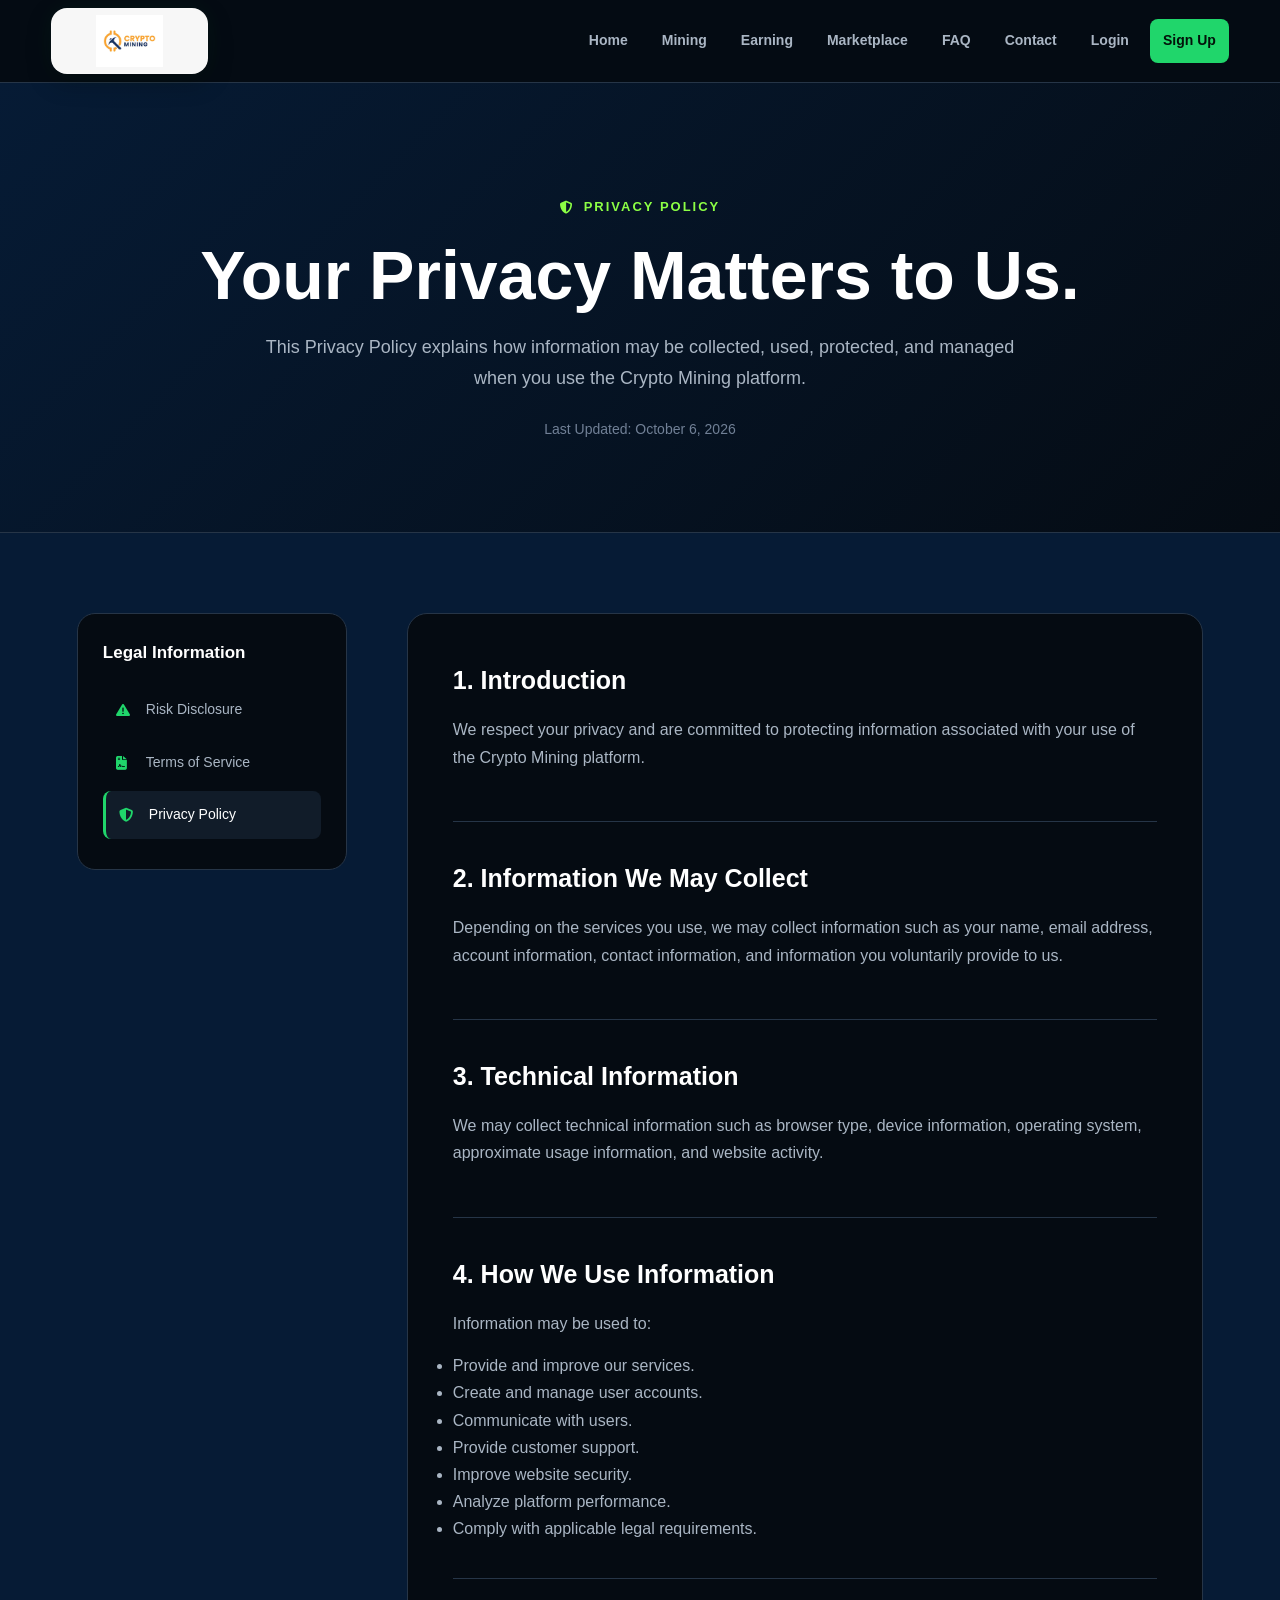
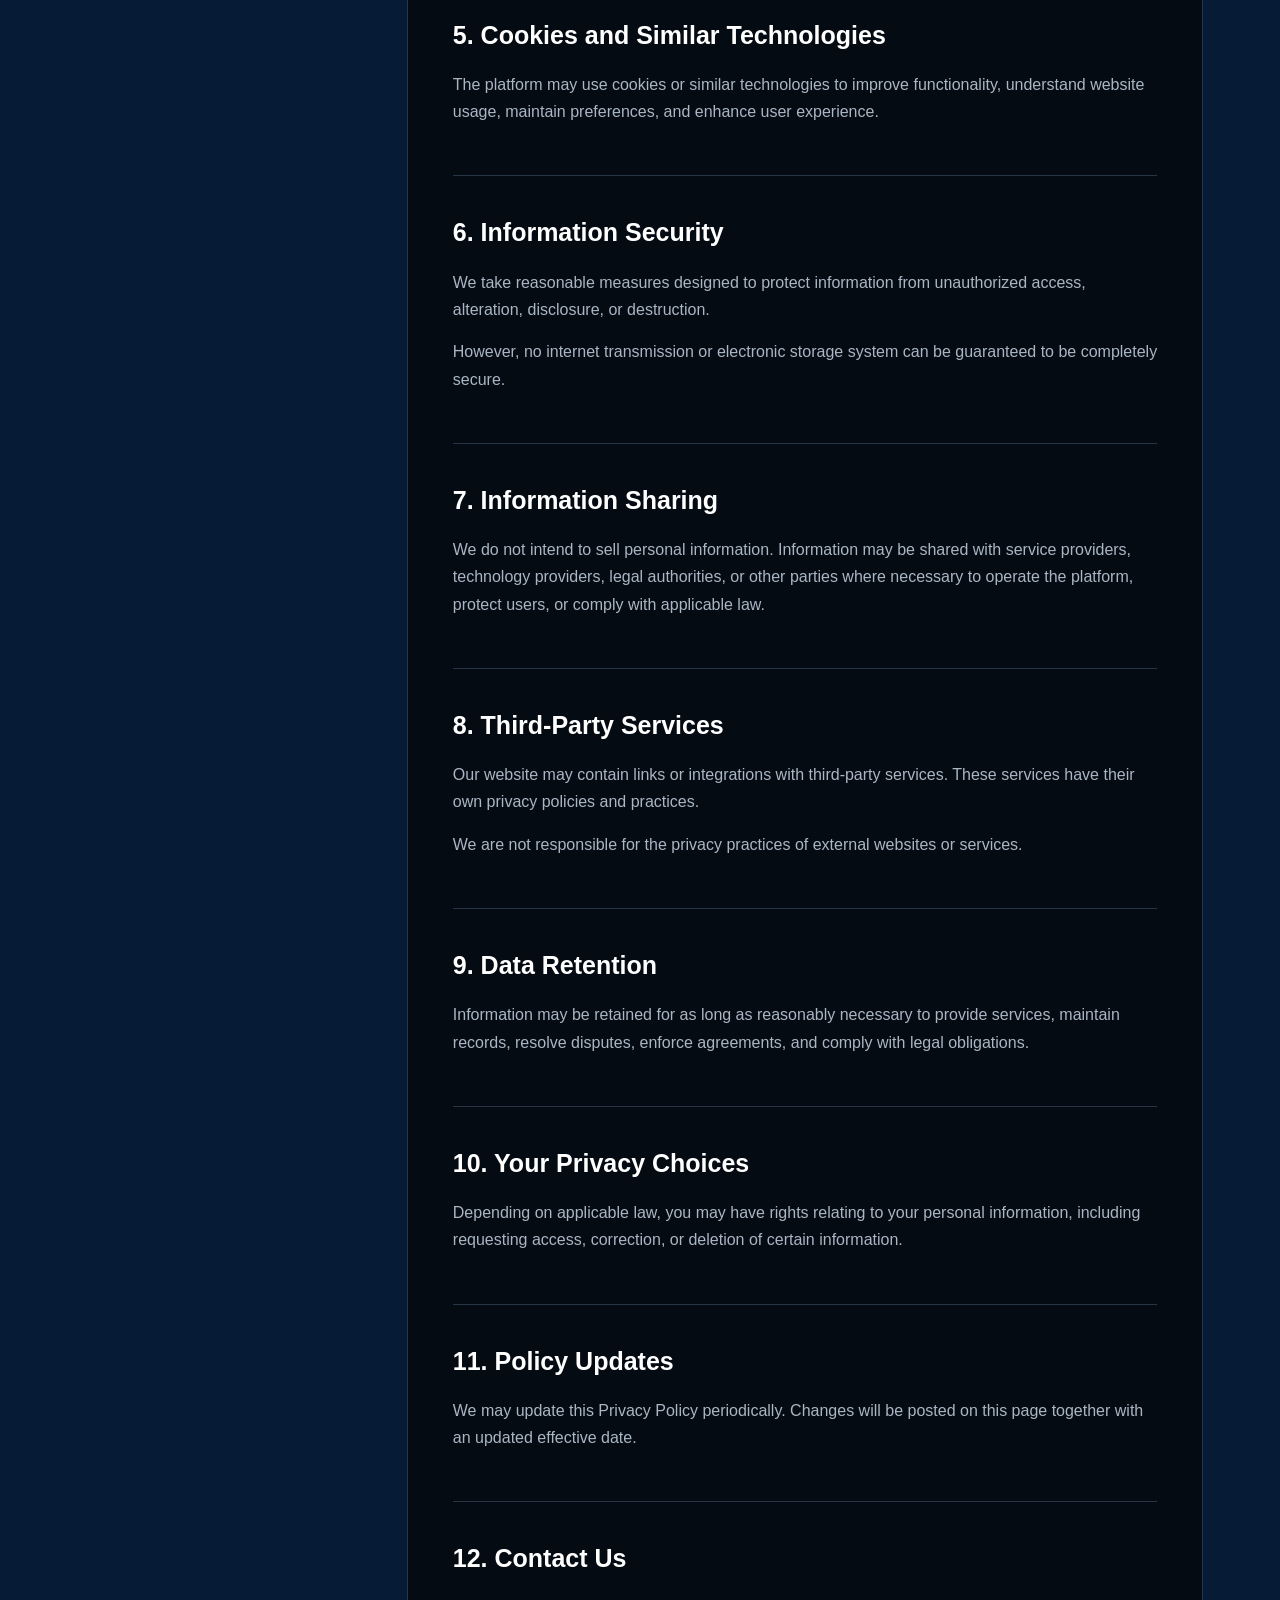
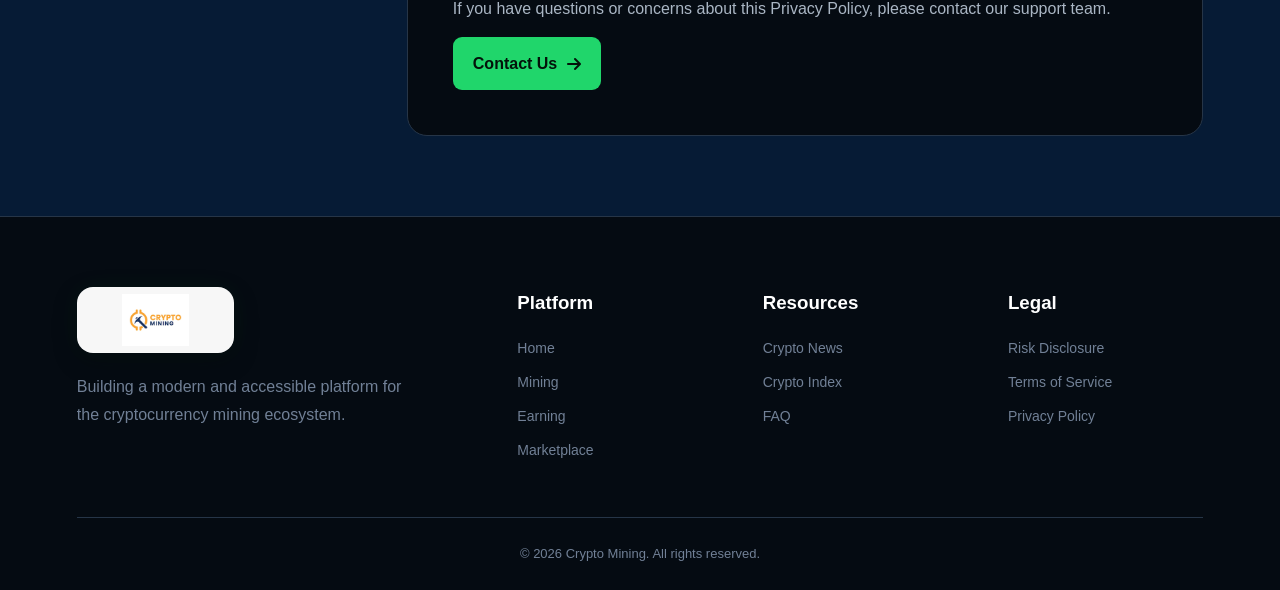
<file: privacy.html>
<!DOCTYPE html>
<html lang="en">
<head>
    <meta charset="UTF-8">
    <meta name="viewport" content="width=device-width, initial-scale=1.0">

    <title>Privacy Policy | Crypto Mining</title>

    <!-- Font Awesome -->
    <link rel="stylesheet" href="https://cdnjs.cloudflare.com/ajax/libs/font-awesome/6.7.2/css/all.min.css">

    <!-- CSS -->
    <link rel="stylesheet" href="risk-disclosure.css">
</head>

<body>

    <!-- Header -->
    <header class="site-header">
        <div class="header-container">

            <!-- Logo -->
            <a href="index.html" class="logo">
                <img src="images/crypto-mining-logo.png" alt="Crypto Mining Logo">
            </a>

            <!-- Navigation -->
            <nav class="main-nav">
                <a href="index.html">Home</a>
                <a href="mining.html">Mining</a>
                <a href="earning.html">Earning</a>
                <a href="marketplace.html">Marketplace</a>
                <a href="faq.html">FAQ</a>
                <a href="contact.html">Contact</a>
                <a href="login.html">Login</a>
                <a href="register.html" class="nav-signup">Sign Up</a>
            </nav>

        </div>
    </header>

    <!-- Hero -->
    <section class="legal-hero">
        <div class="hero-content">

            <span class="hero-label">
                <i class="fa-solid fa-shield-halved"></i>
                PRIVACY POLICY
            </span>

            <h1>Your Privacy Matters to Us.</h1>

            <p>
                This Privacy Policy explains how information may be
                collected, used, protected, and managed when you use
                the Crypto Mining platform.
            </p>

            <div class="updated">
                Last Updated: October 6, 2026
            </div>

        </div>
    </section>

    <!-- Content -->
    <main class="legal-page">

        <div class="legal-layout">

            <!-- Sidebar -->
            <aside class="legal-sidebar">

                <h3>Legal Information</h3>

                <a href="risk-disclosure.html">
                    <i class="fa-solid fa-triangle-exclamation"></i>
                    Risk Disclosure
                </a>

                <a href="terms.html">
                    <i class="fa-solid fa-file-contract"></i>
                    Terms of Service
                </a>

                <a href="privacy.html" class="active">
                    <i class="fa-solid fa-shield-halved"></i>
                    Privacy Policy
                </a>

            </aside>

            <!-- Content -->
            <article class="legal-content">

                <section>
                    <h2>1. Introduction</h2>

                    <p>
                        We respect your privacy and are committed to
                        protecting information associated with your use of
                        the Crypto Mining platform.
                    </p>
                </section>

                <section>
                    <h2>2. Information We May Collect</h2>

                    <p>
                        Depending on the services you use, we may collect
                        information such as your name, email address,
                        account information, contact information, and
                        information you voluntarily provide to us.
                    </p>
                </section>

                <section>
                    <h2>3. Technical Information</h2>

                    <p>
                        We may collect technical information such as browser
                        type, device information, operating system,
                        approximate usage information, and website activity.
                    </p>
                </section>

                <section>
                    <h2>4. How We Use Information</h2>

                    <p>Information may be used to:</p>

                    <ul>
                        <li>Provide and improve our services.</li>
                        <li>Create and manage user accounts.</li>
                        <li>Communicate with users.</li>
                        <li>Provide customer support.</li>
                        <li>Improve website security.</li>
                        <li>Analyze platform performance.</li>
                        <li>Comply with applicable legal requirements.</li>
                    </ul>
                </section>

                <section>
                    <h2>5. Cookies and Similar Technologies</h2>

                    <p>
                        The platform may use cookies or similar technologies
                        to improve functionality, understand website usage,
                        maintain preferences, and enhance user experience.
                    </p>
                </section>

                <section>
                    <h2>6. Information Security</h2>

                    <p>
                        We take reasonable measures designed to protect
                        information from unauthorized access, alteration,
                        disclosure, or destruction.
                    </p>

                    <p>
                        However, no internet transmission or electronic
                        storage system can be guaranteed to be completely
                        secure.
                    </p>
                </section>

                <section>
                    <h2>7. Information Sharing</h2>

                    <p>
                        We do not intend to sell personal information.
                        Information may be shared with service providers,
                        technology providers, legal authorities, or other
                        parties where necessary to operate the platform,
                        protect users, or comply with applicable law.
                    </p>
                </section>

                <section>
                    <h2>8. Third-Party Services</h2>

                    <p>
                        Our website may contain links or integrations with
                        third-party services. These services have their own
                        privacy policies and practices.
                    </p>

                    <p>
                        We are not responsible for the privacy practices of
                        external websites or services.
                    </p>
                </section>

                <section>
                    <h2>9. Data Retention</h2>

                    <p>
                        Information may be retained for as long as reasonably
                        necessary to provide services, maintain records,
                        resolve disputes, enforce agreements, and comply
                        with legal obligations.
                    </p>
                </section>

                <section>
                    <h2>10. Your Privacy Choices</h2>

                    <p>
                        Depending on applicable law, you may have rights
                        relating to your personal information, including
                        requesting access, correction, or deletion of
                        certain information.
                    </p>
                </section>

                <section>
                    <h2>11. Policy Updates</h2>

                    <p>
                        We may update this Privacy Policy periodically.
                        Changes will be posted on this page together with
                        an updated effective date.
                    </p>
                </section>

                <section>
                    <h2>12. Contact Us</h2>

                    <p>
                        If you have questions or concerns about this Privacy
                        Policy, please contact our support team.
                    </p>

                    <a href="contact.html" class="content-button">
                        Contact Us
                        <i class="fa-solid fa-arrow-right"></i>
                    </a>
                </section>

            </article>

        </div>

    </main>

    <!-- Footer -->
    <footer class="site-footer">

        <div class="footer-container">

            <div class="footer-brand">

                <a href="index.html" class="logo">
                    <img src="images/crypto-mining-logo.png" alt="Crypto Mining Logo">
                </a>

                <p>
                    Building a modern and accessible platform for the
                    cryptocurrency mining ecosystem.
                </p>

            </div>

            <div class="footer-column">
                <h3>Platform</h3>
                <a href="index.html">Home</a>
                <a href="mining.html">Mining</a>
                <a href="earning.html">Earning</a>
                <a href="marketplace.html">Marketplace</a>
            </div>

            <div class="footer-column">
                <h3>Resources</h3>
                <a href="crypto-news.html">Crypto News</a>
                <a href="crypto-index.html">Crypto Index</a>
                <a href="faq.html">FAQ</a>
            </div>

            <div class="footer-column">
                <h3>Legal</h3>
                <a href="risk-disclosure.html">Risk Disclosure</a>
                <a href="terms.html">Terms of Service</a>
                <a href="privacy.html">Privacy Policy</a>
            </div>

        </div>

        <div class="footer-bottom">
            <p>© 2026 Crypto Mining. All rights reserved.</p>
        </div>

    </footer>

</body>
</html>
</file>
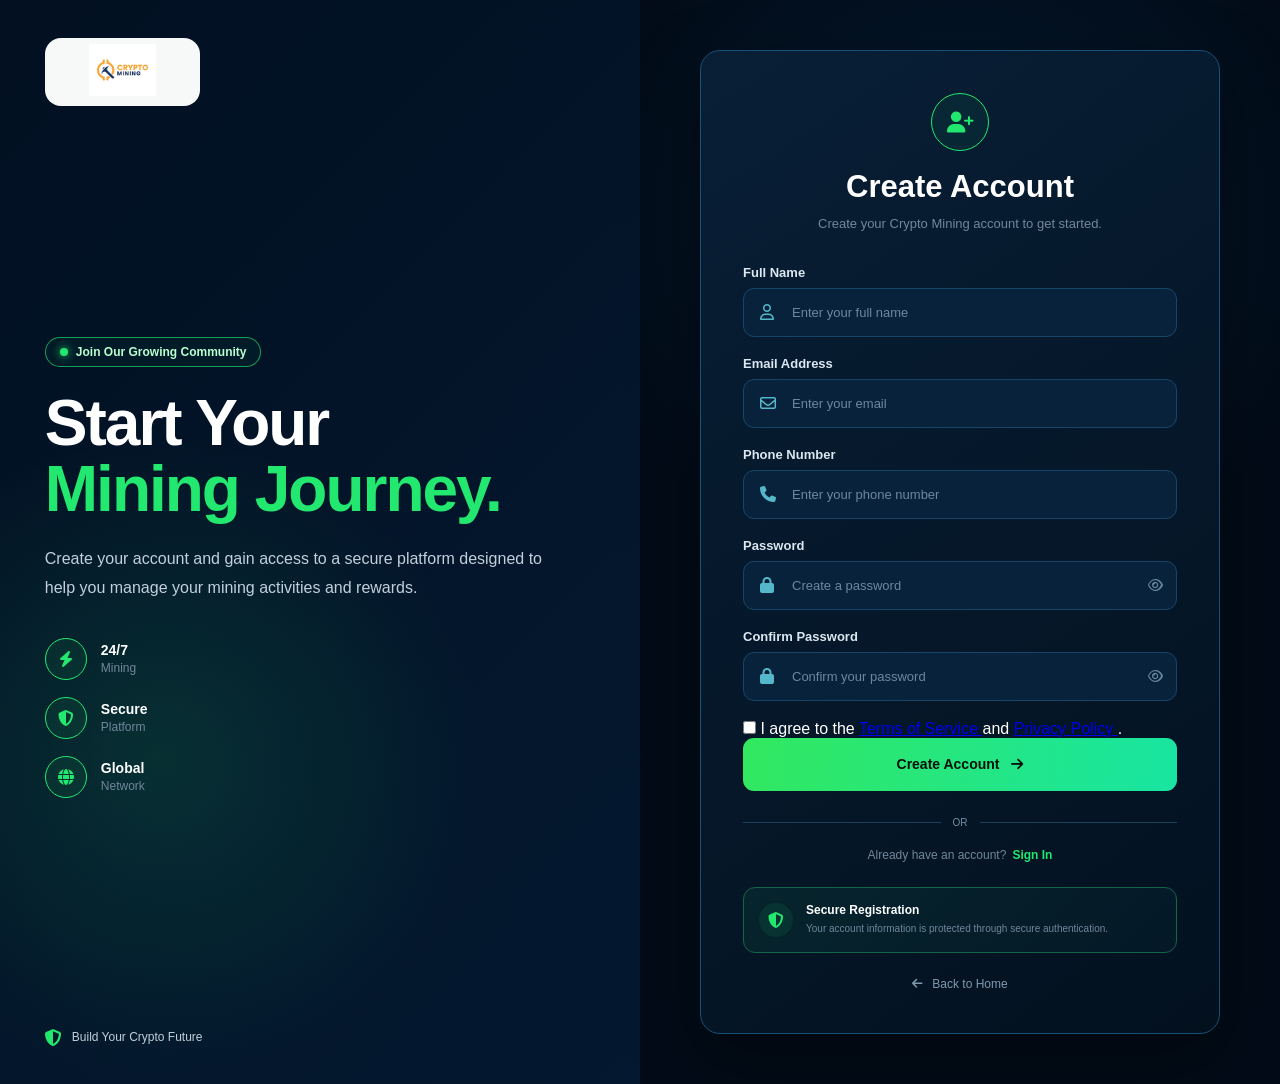
<file: register.html>
<!DOCTYPE html>
<html lang="en">
<head>
    <meta charset="UTF-8">
    <meta name="viewport" content="width=device-width, initial-scale=1.0">

    <title>Register | Crypto Mining</title>

    <!-- Font Awesome -->
    <link
        rel="stylesheet"
        href="https://cdnjs.cloudflare.com/ajax/libs/font-awesome/6.7.2/css/all.min.css"
    >

    <!-- CSS -->
    <link rel="stylesheet" href="register.css">
</head>

<body>

    <main class="auth-page">

        <!-- Hero -->
        <section class="hero-section">

            <div class="hero-overlay"></div>

            <!-- Logo -->
            <a href="index.html" class="logo">

                <img
                    src="images/crypto-mining-logo.png"
                    alt="Crypto Mining"
                >

            </a>


            <div class="hero-content">

                <div class="status-badge">

                    <span></span>

                    Join Our Growing Community

                </div>


                <h1>
                    Start Your
                    <span>Mining Journey.</span>
                </h1>


                <p>
                    Create your account and gain access to a secure
                    platform designed to help you manage your mining
                    activities and rewards.
                </p>


                <div class="features">

                    <div class="feature">

                        <div class="feature-icon">
                            <i class="fa-solid fa-bolt"></i>
                        </div>

                        <div>
                            <strong>24/7</strong>
                            <span>Mining</span>
                        </div>

                    </div>


                    <div class="feature">

                        <div class="feature-icon">
                            <i class="fa-solid fa-shield-halved"></i>
                        </div>

                        <div>
                            <strong>Secure</strong>
                            <span>Platform</span>
                        </div>

                    </div>


                    <div class="feature">

                        <div class="feature-icon">
                            <i class="fa-solid fa-globe"></i>
                        </div>

                        <div>
                            <strong>Global</strong>
                            <span>Network</span>
                        </div>

                    </div>

                </div>

            </div>


            <div class="hero-footer">

                <i class="fa-solid fa-shield-halved"></i>

                Build Your Crypto Future

            </div>

        </section>


        <!-- Register -->
        <section class="form-section">

            <div class="form-card">

                <div class="form-icon">

                    <i class="fa-solid fa-user-plus"></i>

                </div>


                <div class="form-heading">

                    <h2>Create Account</h2>

                    <p>
                        Create your Crypto Mining account to get started.
                    </p>

                </div>


                <!-- Form -->
                <form action="#" method="post">

                    <div class="form-group">

                        <label for="fullname">
                            Full Name
                        </label>

                        <div class="input-box">

                            <i class="fa-regular fa-user"></i>

                            <input
                                type="text"
                                id="fullname"
                                name="fullname"
                                placeholder="Enter your full name"
                                autocomplete="name"
                                required
                            >

                        </div>

                    </div>


                    <div class="form-group">

                        <label for="email">
                            Email Address
                        </label>

                        <div class="input-box">

                            <i class="fa-regular fa-envelope"></i>

                            <input
                                type="email"
                                id="email"
                                name="email"
                                placeholder="Enter your email"
                                autocomplete="email"
                                required
                            >

                        </div>

                    </div>


                    <div class="form-group">

                        <label for="phone">
                            Phone Number
                        </label>

                        <div class="input-box">

                            <i class="fa-solid fa-phone"></i>

                            <input
                                type="tel"
                                id="phone"
                                name="phone"
                                placeholder="Enter your phone number"
                                autocomplete="tel"
                                required
                            >

                        </div>

                    </div>


                    <div class="form-group">

                        <label for="password">
                            Password
                        </label>

                        <div class="input-box">

                            <i class="fa-solid fa-lock"></i>

                            <input
                                type="password"
                                id="password"
                                name="password"
                                placeholder="Create a password"
                                autocomplete="new-password"
                                required
                            >

                            <button
                                type="button"
                                class="password-icon"
                                aria-label="Show password"
                            >
                                <i class="fa-regular fa-eye"></i>
                            </button>

                        </div>

                    </div>


                    <div class="form-group">

                        <label for="confirm-password">
                            Confirm Password
                        </label>

                        <div class="input-box">

                            <i class="fa-solid fa-lock"></i>

                            <input
                                type="password"
                                id="confirm-password"
                                name="confirm_password"
                                placeholder="Confirm your password"
                                autocomplete="new-password"
                                required
                            >

                            <button
                                type="button"
                                class="password-icon"
                                aria-label="Show password"
                            >
                                <i class="fa-regular fa-eye"></i>
                            </button>

                        </div>

                    </div>


                    <label class="terms">

                        <input
                            type="checkbox"
                            name="terms"
                            required
                        >

                        <span>
                            I agree to the
                            <a href="terms.html">
                                Terms of Service
                            </a>
                            and
                            <a href="privacy.html">
                                Privacy Policy
                            </a>.
                        </span>

                    </label>


                    <button
                        type="submit"
                        class="submit-btn"
                    >

                        <span>Create Account</span>

                        <i class="fa-solid fa-arrow-right"></i>

                    </button>

                </form>


                <div class="or-line">

                    <span></span>

                    <b>OR</b>

                    <span></span>

                </div>


                <div class="switch-account">

                    <span>Already have an account?</span>

                    <a href="login.html">
                        Sign In
                    </a>

                </div>


                <div class="security-box">

                    <div class="security-icon">

                        <i class="fa-solid fa-shield-halved"></i>

                    </div>

                    <div>

                        <strong>
                            Secure Registration
                        </strong>

                        <p>
                            Your account information is protected
                            through secure authentication.
                        </p>

                    </div>

                </div>


                <a
                    href="index.html"
                    class="back-home"
                >

                    <i class="fa-solid fa-arrow-left"></i>

                    Back to Home

                </a>

            </div>

        </section>

    </main>

</body>
</html>
</file>
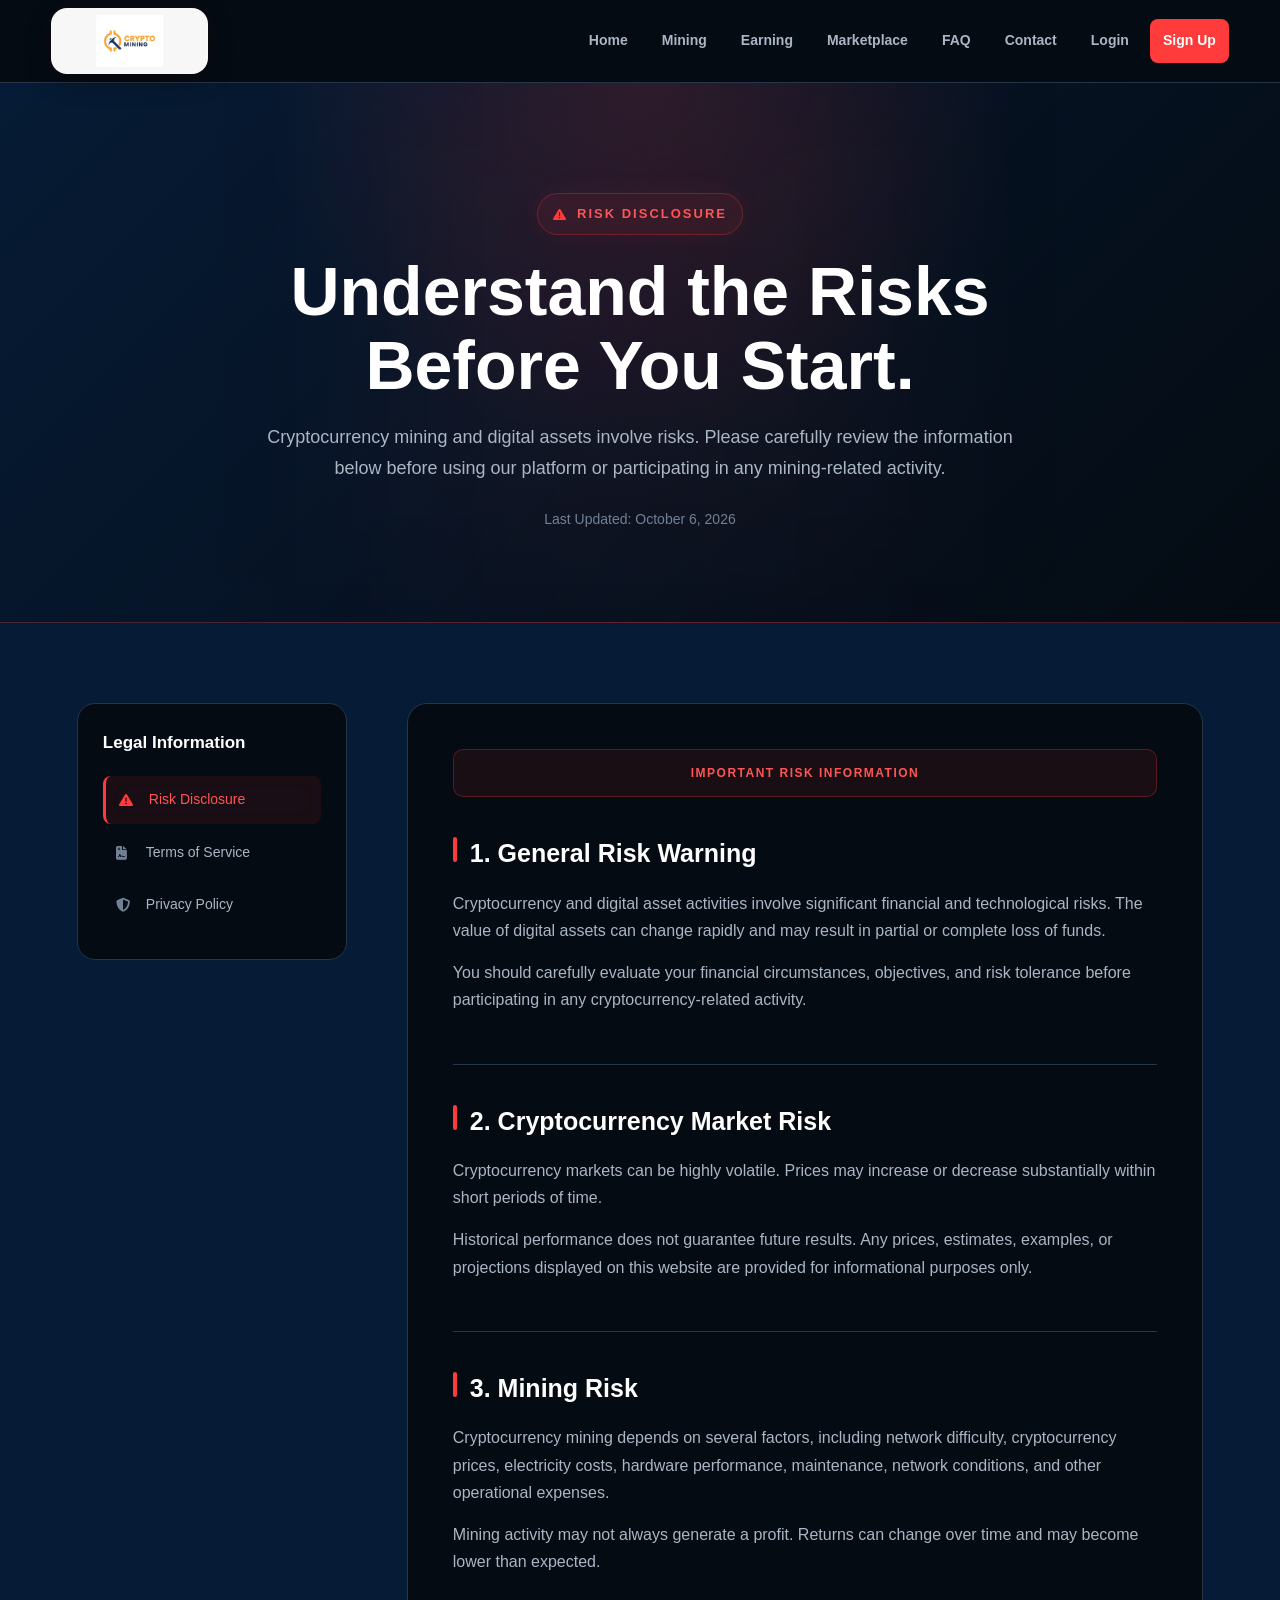
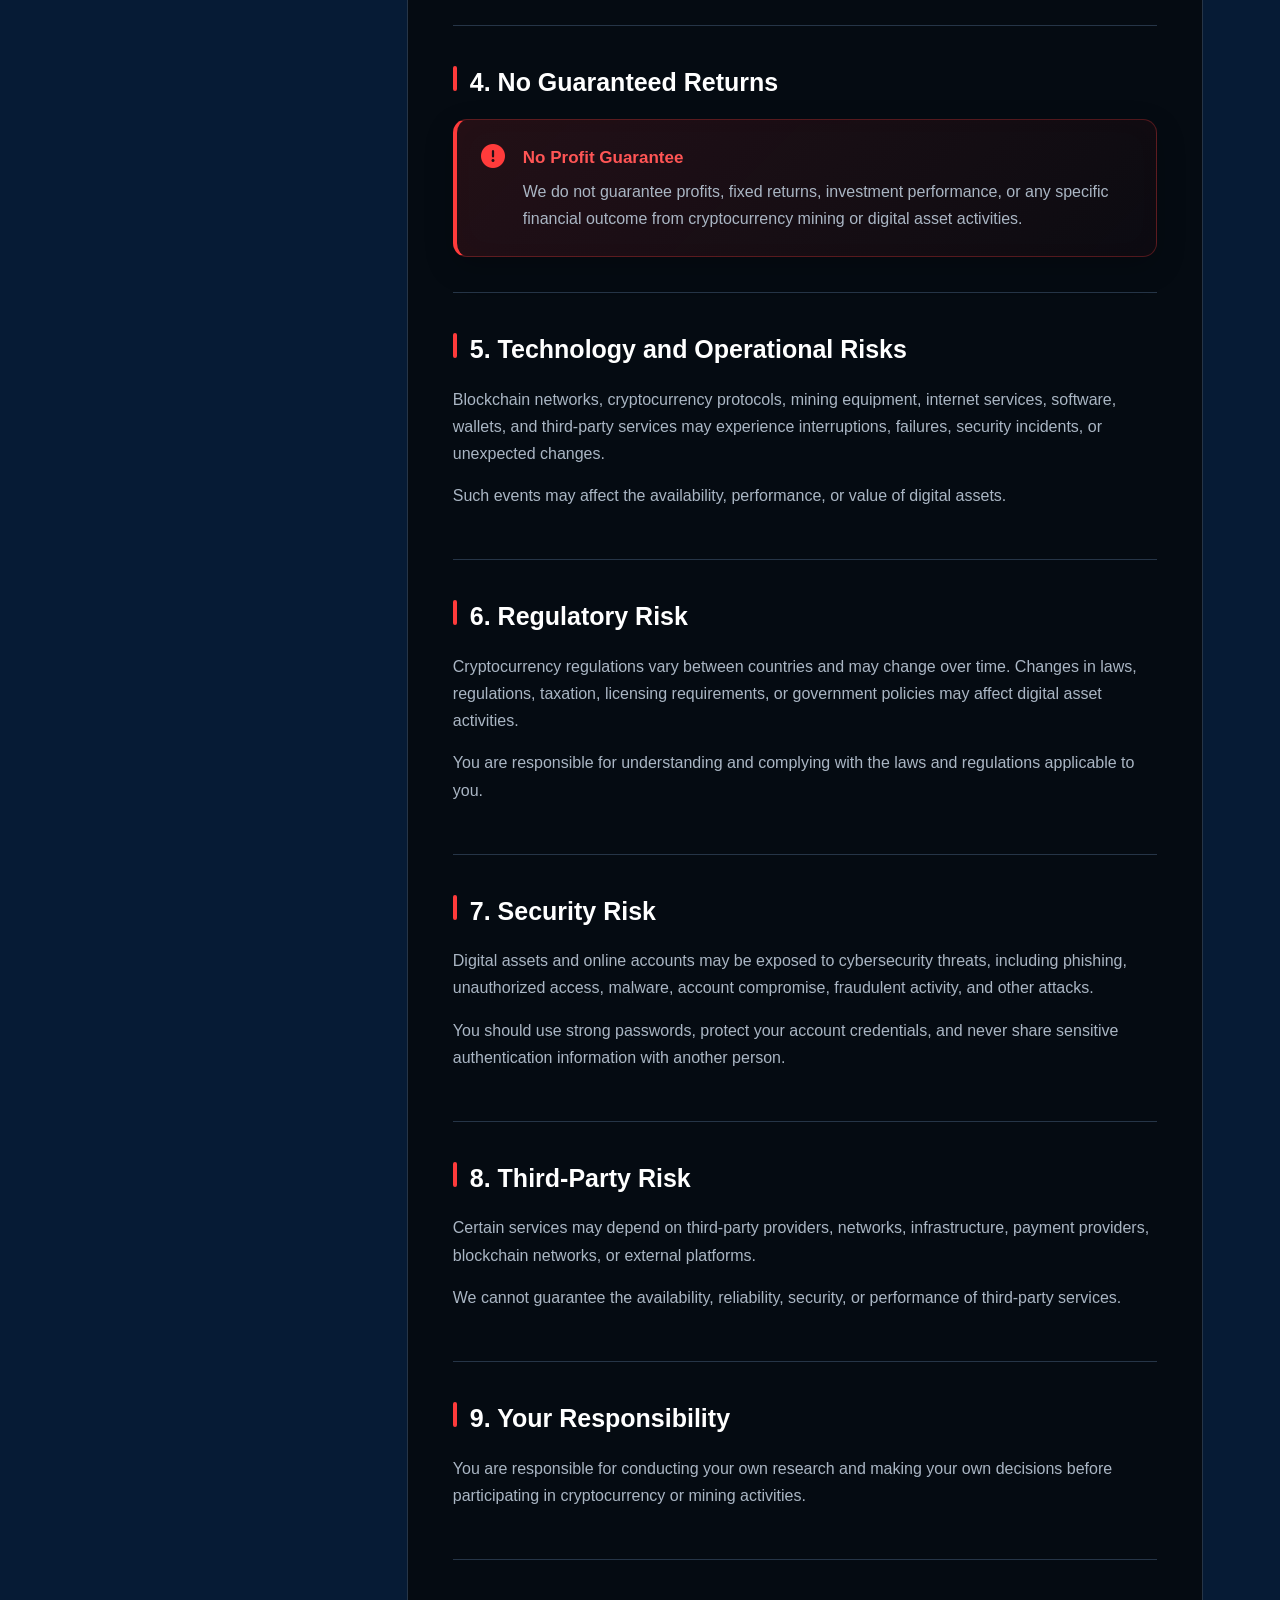
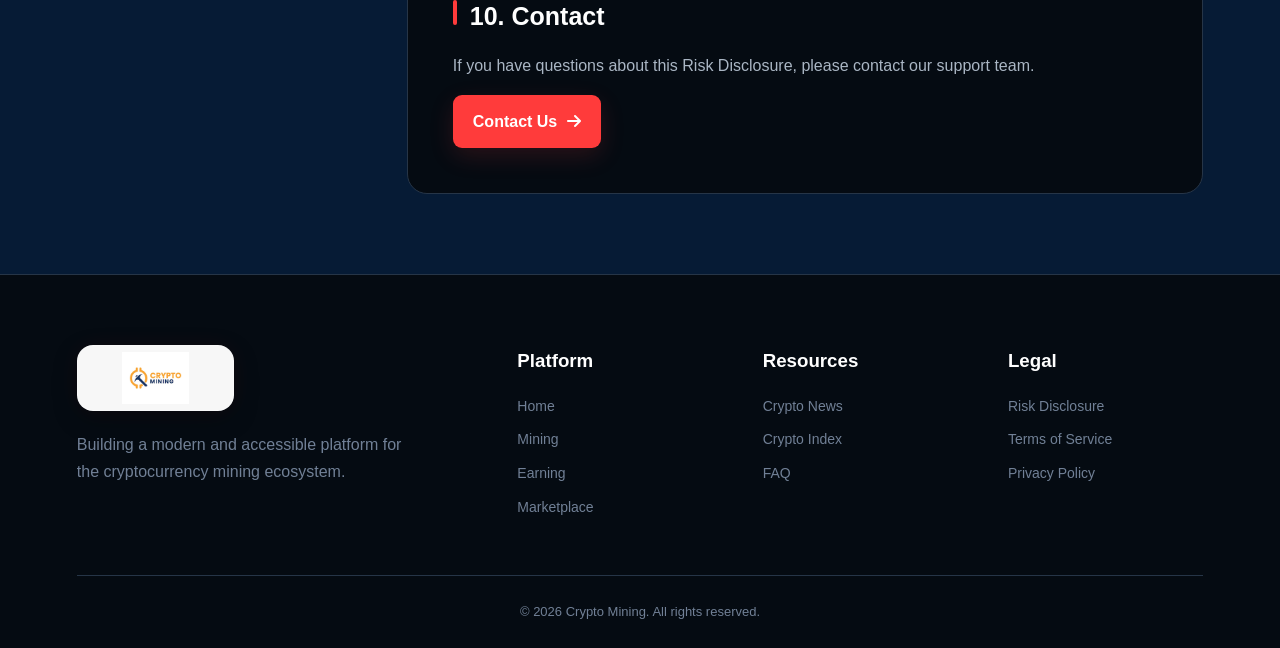
<file: risk-disclosure.html>
<!DOCTYPE html>
<html lang="en">
<head>
    <meta charset="UTF-8">
    <meta name="viewport" content="width=device-width, initial-scale=1.0">

    <title>Risk Disclosure | Crypto Mining</title>

    <!-- Font Awesome -->
    <link rel="stylesheet" href="https://cdnjs.cloudflare.com/ajax/libs/font-awesome/6.7.2/css/all.min.css">

    <!-- CSS -->
    <link rel="stylesheet" href="risk-disclosure1.css">
</head>

<body>

    <!-- Header -->
    <header class="site-header">
        <div class="header-container">

            <!-- Logo -->
            <a href="index.html" class="logo">
                <img src="images/crypto-mining-logo.png" alt="Crypto Mining Logo">
            </a>

            <!-- Navigation -->
            <nav class="main-nav">
                <a href="index.html">Home</a>
                <a href="mining.html">Mining</a>
                <a href="earning.html">Earning</a>
                <a href="marketplace.html">Marketplace</a>
                <a href="faq.html">FAQ</a>
                <a href="contact.html">Contact</a>
                <a href="login.html">Login</a>
                <a href="register.html" class="nav-signup">Sign Up</a>
            </nav>

        </div>
    </header>

    <!-- Hero -->
    <section class="legal-hero">
        <div class="hero-content">

            <span class="hero-label">
                <i class="fa-solid fa-triangle-exclamation"></i>
                RISK DISCLOSURE
            </span>

            <h1>Understand the Risks Before You Start.</h1>

            <p>
                Cryptocurrency mining and digital assets involve risks.
                Please carefully review the information below before using
                our platform or participating in any mining-related activity.
            </p>

            <div class="updated">
                Last Updated: October 6, 2026
            </div>

        </div>
    </section>

    <!-- Content -->
    <main class="legal-page">

        <div class="legal-layout">

            <!-- Sidebar -->
            <aside class="legal-sidebar">

                <h3>Legal Information</h3>

                <a href="risk-disclosure.html" class="active">
                    <i class="fa-solid fa-triangle-exclamation"></i>
                    Risk Disclosure
                </a>

                <a href="terms.html">
                    <i class="fa-solid fa-file-contract"></i>
                    Terms of Service
                </a>

                <a href="privacy.html">
                    <i class="fa-solid fa-shield-halved"></i>
                    Privacy Policy
                </a>

            </aside>

            <!-- Content -->
            <article class="legal-content">

                <section>
                    <h2>1. General Risk Warning</h2>

                    <p>
                        Cryptocurrency and digital asset activities involve
                        significant financial and technological risks.
                        The value of digital assets can change rapidly and
                        may result in partial or complete loss of funds.
                    </p>

                    <p>
                        You should carefully evaluate your financial
                        circumstances, objectives, and risk tolerance before
                        participating in any cryptocurrency-related activity.
                    </p>
                </section>

                <section>
                    <h2>2. Cryptocurrency Market Risk</h2>

                    <p>
                        Cryptocurrency markets can be highly volatile.
                        Prices may increase or decrease substantially within
                        short periods of time.
                    </p>

                    <p>
                        Historical performance does not guarantee future
                        results. Any prices, estimates, examples, or
                        projections displayed on this website are provided
                        for informational purposes only.
                    </p>
                </section>

                <section>
                    <h2>3. Mining Risk</h2>

                    <p>
                        Cryptocurrency mining depends on several factors,
                        including network difficulty, cryptocurrency prices,
                        electricity costs, hardware performance, maintenance,
                        network conditions, and other operational expenses.
                    </p>

                    <p>
                        Mining activity may not always generate a profit.
                        Returns can change over time and may become lower
                        than expected.
                    </p>
                </section>

                <section>
                    <h2>4. No Guaranteed Returns</h2>

                    <div class="warning-box">
                        <i class="fa-solid fa-circle-exclamation"></i>

                        <div>
                            <strong>No Profit Guarantee</strong>

                            <p>
                                We do not guarantee profits, fixed returns,
                                investment performance, or any specific
                                financial outcome from cryptocurrency mining
                                or digital asset activities.
                            </p>
                        </div>
                    </div>
                </section>

                <section>
                    <h2>5. Technology and Operational Risks</h2>

                    <p>
                        Blockchain networks, cryptocurrency protocols,
                        mining equipment, internet services, software,
                        wallets, and third-party services may experience
                        interruptions, failures, security incidents, or
                        unexpected changes.
                    </p>

                    <p>
                        Such events may affect the availability,
                        performance, or value of digital assets.
                    </p>
                </section>

                <section>
                    <h2>6. Regulatory Risk</h2>

                    <p>
                        Cryptocurrency regulations vary between countries
                        and may change over time. Changes in laws,
                        regulations, taxation, licensing requirements, or
                        government policies may affect digital asset
                        activities.
                    </p>

                    <p>
                        You are responsible for understanding and complying
                        with the laws and regulations applicable to you.
                    </p>
                </section>

                <section>
                    <h2>7. Security Risk</h2>

                    <p>
                        Digital assets and online accounts may be exposed to
                        cybersecurity threats, including phishing,
                        unauthorized access, malware, account compromise,
                        fraudulent activity, and other attacks.
                    </p>

                    <p>
                        You should use strong passwords, protect your account
                        credentials, and never share sensitive authentication
                        information with another person.
                    </p>
                </section>

                <section>
                    <h2>8. Third-Party Risk</h2>

                    <p>
                        Certain services may depend on third-party providers,
                        networks, infrastructure, payment providers,
                        blockchain networks, or external platforms.
                    </p>

                    <p>
                        We cannot guarantee the availability, reliability,
                        security, or performance of third-party services.
                    </p>
                </section>

                <section>
                    <h2>9. Your Responsibility</h2>

                    <p>
                        You are responsible for conducting your own research
                        and making your own decisions before participating in
                        cryptocurrency or mining activities.
                    </p>
                </section>

                <section>
                    <h2>10. Contact</h2>

                    <p>
                        If you have questions about this Risk Disclosure,
                        please contact our support team.
                    </p>

                    <a href="contact.html" class="content-button">
                        Contact Us
                        <i class="fa-solid fa-arrow-right"></i>
                    </a>
                </section>

            </article>

        </div>

    </main>

    <!-- Footer -->
    <footer class="site-footer">

        <div class="footer-container">

            <div class="footer-brand">

                <a href="index.html" class="logo">
                    <img src="images/crypto-mining-logo.png" alt="Crypto Mining Logo">
                </a>

                <p>
                    Building a modern and accessible platform for the
                    cryptocurrency mining ecosystem.
                </p>

            </div>

            <div class="footer-column">
                <h3>Platform</h3>
                <a href="index.html">Home</a>
                <a href="mining.html">Mining</a>
                <a href="earning.html">Earning</a>
                <a href="marketplace.html">Marketplace</a>
            </div>

            <div class="footer-column">
                <h3>Resources</h3>
                <a href="crypto-news.html">Crypto News</a>
                <a href="crypto-index.html">Crypto Index</a>
                <a href="faq.html">FAQ</a>
            </div>

            <div class="footer-column">
                <h3>Legal</h3>
                <a href="risk-disclosure.html">Risk Disclosure</a>
                <a href="terms.html">Terms of Service</a>
                <a href="privacy.html">Privacy Policy</a>
            </div>

        </div>

        <div class="footer-bottom">
            <p>© 2026 Crypto Mining. All rights reserved.</p>
        </div>

    </footer>

</body>
</html>
</file>
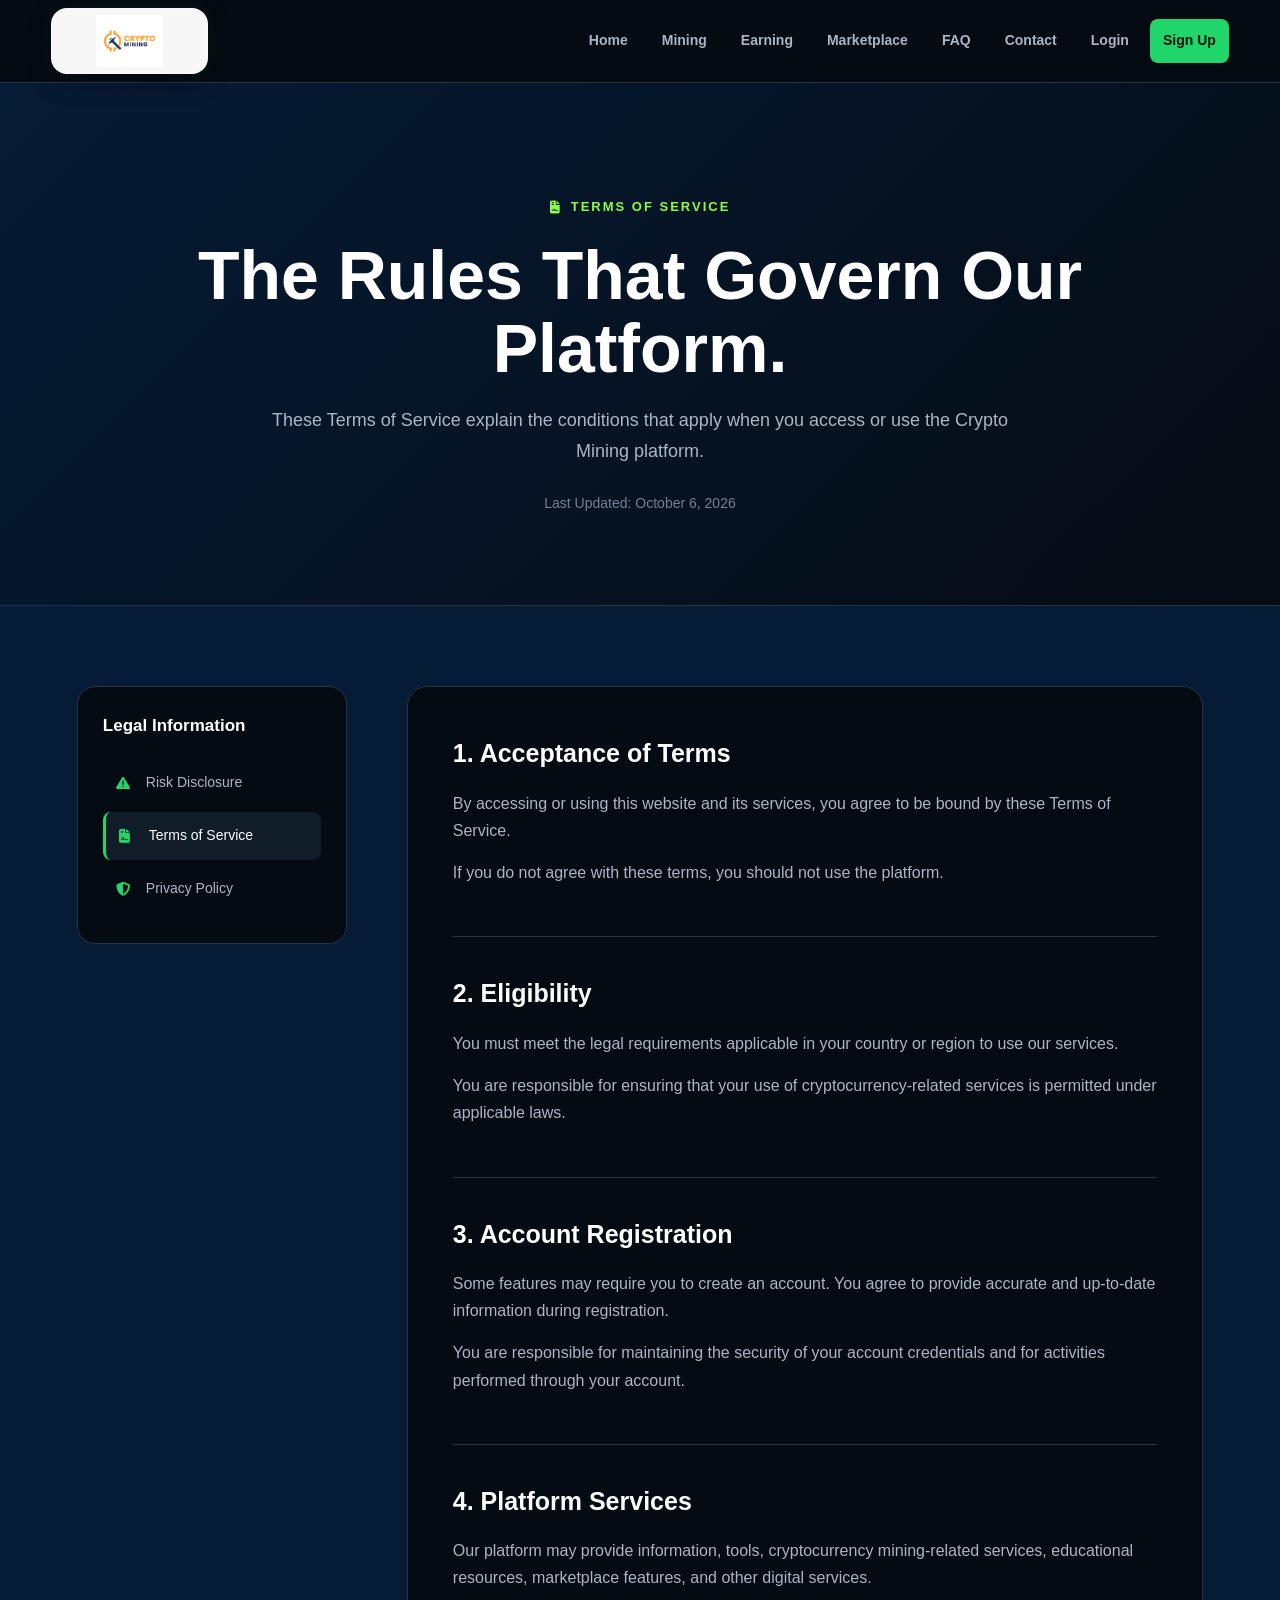
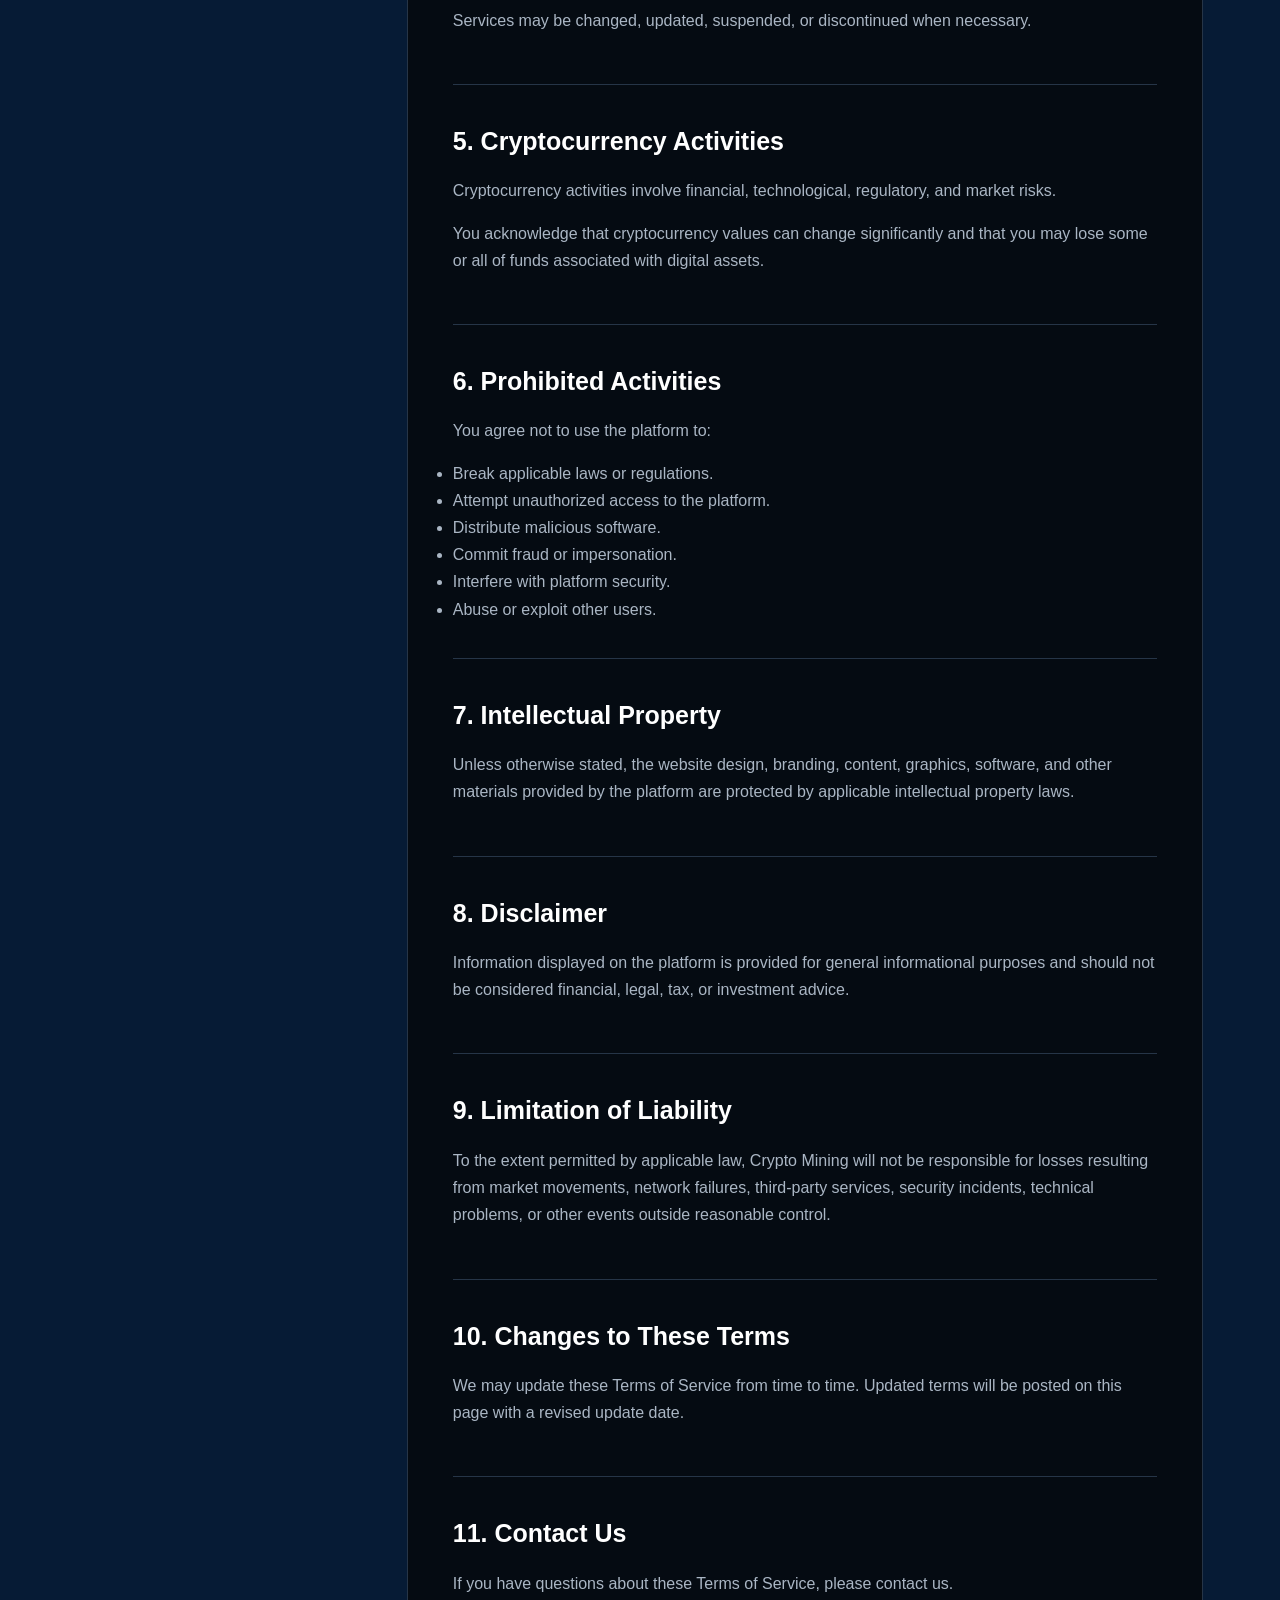
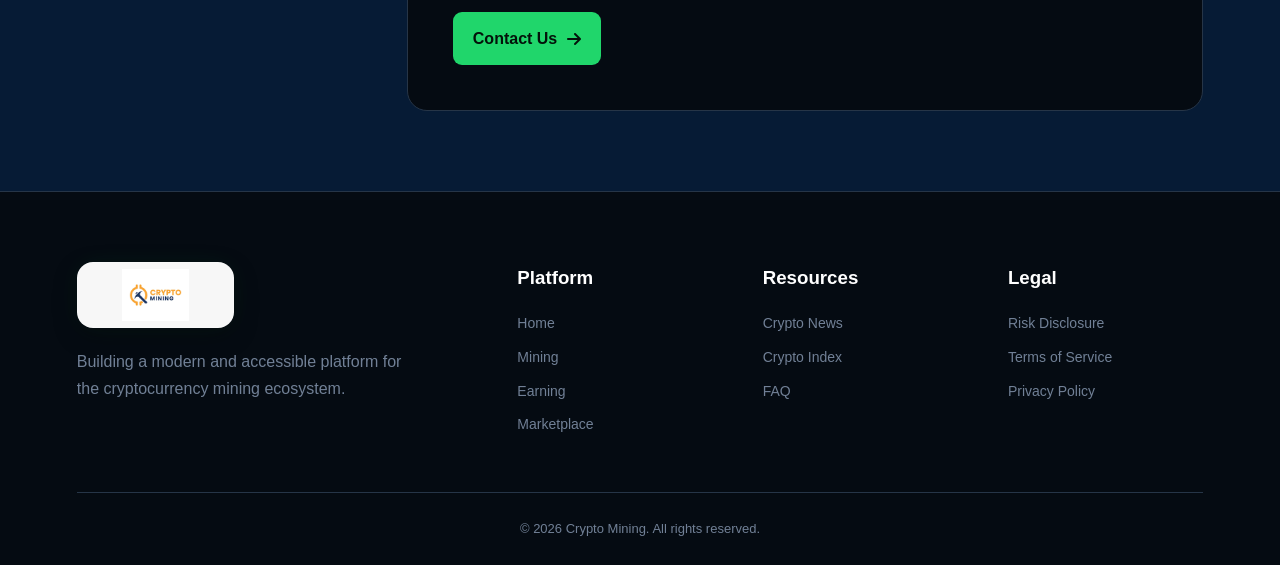
<file: terms.html>
<!DOCTYPE html>
<html lang="en">
<head>
    <meta charset="UTF-8">
    <meta name="viewport" content="width=device-width, initial-scale=1.0">

    <title>Terms of Service | Crypto Mining</title>

    <!-- Font Awesome -->
    <link rel="stylesheet" href="https://cdnjs.cloudflare.com/ajax/libs/font-awesome/6.7.2/css/all.min.css">

    <!-- CSS -->
    <link rel="stylesheet" href="risk-disclosure.css">
</head>

<body>

    <!-- Header -->
    <header class="site-header">
        <div class="header-container">

            <!-- Logo -->
            <a href="index.html" class="logo">
                <img src="images/crypto-mining-logo.png" alt="Crypto Mining Logo">
            </a>

            <!-- Navigation -->
            <nav class="main-nav">
                <a href="index.html">Home</a>
                <a href="mining.html">Mining</a>
                <a href="earning.html">Earning</a>
                <a href="marketplace.html">Marketplace</a>
                <a href="faq.html">FAQ</a>
                <a href="contact.html">Contact</a>
                <a href="login.html">Login</a>
                <a href="register.html" class="nav-signup">Sign Up</a>
            </nav>

        </div>
    </header>

    <!-- Hero -->
    <section class="legal-hero">
        <div class="hero-content">

            <span class="hero-label">
                <i class="fa-solid fa-file-contract"></i>
                TERMS OF SERVICE
            </span>

            <h1>The Rules That Govern Our Platform.</h1>

            <p>
                These Terms of Service explain the conditions that apply
                when you access or use the Crypto Mining platform.
            </p>

            <div class="updated">
                Last Updated: October 6, 2026
            </div>

        </div>
    </section>

    <!-- Content -->
    <main class="legal-page">

        <div class="legal-layout">

            <!-- Sidebar -->
            <aside class="legal-sidebar">

                <h3>Legal Information</h3>

                <a href="risk-disclosure.html">
                    <i class="fa-solid fa-triangle-exclamation"></i>
                    Risk Disclosure
                </a>

                <a href="terms.html" class="active">
                    <i class="fa-solid fa-file-contract"></i>
                    Terms of Service
                </a>

                <a href="privacy.html">
                    <i class="fa-solid fa-shield-halved"></i>
                    Privacy Policy
                </a>

            </aside>

            <!-- Content -->
            <article class="legal-content">

                <section>
                    <h2>1. Acceptance of Terms</h2>

                    <p>
                        By accessing or using this website and its services,
                        you agree to be bound by these Terms of Service.
                    </p>

                    <p>
                        If you do not agree with these terms, you should not
                        use the platform.
                    </p>
                </section>

                <section>
                    <h2>2. Eligibility</h2>

                    <p>
                        You must meet the legal requirements applicable in
                        your country or region to use our services.
                    </p>

                    <p>
                        You are responsible for ensuring that your use of
                        cryptocurrency-related services is permitted under
                        applicable laws.
                    </p>
                </section>

                <section>
                    <h2>3. Account Registration</h2>

                    <p>
                        Some features may require you to create an account.
                        You agree to provide accurate and up-to-date
                        information during registration.
                    </p>

                    <p>
                        You are responsible for maintaining the security of
                        your account credentials and for activities performed
                        through your account.
                    </p>
                </section>

                <section>
                    <h2>4. Platform Services</h2>

                    <p>
                        Our platform may provide information, tools,
                        cryptocurrency mining-related services, educational
                        resources, marketplace features, and other digital
                        services.
                    </p>

                    <p>
                        Services may be changed, updated, suspended, or
                        discontinued when necessary.
                    </p>
                </section>

                <section>
                    <h2>5. Cryptocurrency Activities</h2>

                    <p>
                        Cryptocurrency activities involve financial,
                        technological, regulatory, and market risks.
                    </p>

                    <p>
                        You acknowledge that cryptocurrency values can change
                        significantly and that you may lose some or all of
                        funds associated with digital assets.
                    </p>
                </section>

                <section>
                    <h2>6. Prohibited Activities</h2>

                    <p>You agree not to use the platform to:</p>

                    <ul>
                        <li>Break applicable laws or regulations.</li>
                        <li>Attempt unauthorized access to the platform.</li>
                        <li>Distribute malicious software.</li>
                        <li>Commit fraud or impersonation.</li>
                        <li>Interfere with platform security.</li>
                        <li>Abuse or exploit other users.</li>
                    </ul>
                </section>

                <section>
                    <h2>7. Intellectual Property</h2>

                    <p>
                        Unless otherwise stated, the website design,
                        branding, content, graphics, software, and other
                        materials provided by the platform are protected by
                        applicable intellectual property laws.
                    </p>
                </section>

                <section>
                    <h2>8. Disclaimer</h2>

                    <p>
                        Information displayed on the platform is provided for
                        general informational purposes and should not be
                        considered financial, legal, tax, or investment advice.
                    </p>
                </section>

                <section>
                    <h2>9. Limitation of Liability</h2>

                    <p>
                        To the extent permitted by applicable law, Crypto
                        Mining will not be responsible for losses resulting
                        from market movements, network failures, third-party
                        services, security incidents, technical problems, or
                        other events outside reasonable control.
                    </p>
                </section>

                <section>
                    <h2>10. Changes to These Terms</h2>

                    <p>
                        We may update these Terms of Service from time to
                        time. Updated terms will be posted on this page with
                        a revised update date.
                    </p>
                </section>

                <section>
                    <h2>11. Contact Us</h2>

                    <p>
                        If you have questions about these Terms of Service,
                        please contact us.
                    </p>

                    <a href="contact.html" class="content-button">
                        Contact Us
                        <i class="fa-solid fa-arrow-right"></i>
                    </a>
                </section>

            </article>

        </div>

    </main>

    <!-- Footer -->
    <footer class="site-footer">

        <div class="footer-container">

            <div class="footer-brand">

                <a href="index.html" class="logo">
                    <img src="images/crypto-mining-logo.png" alt="Crypto Mining Logo">
                </a>

                <p>
                    Building a modern and accessible platform for the
                    cryptocurrency mining ecosystem.
                </p>

            </div>

            <div class="footer-column">
                <h3>Platform</h3>
                <a href="index.html">Home</a>
                <a href="mining.html">Mining</a>
                <a href="earning.html">Earning</a>
                <a href="marketplace.html">Marketplace</a>
            </div>

            <div class="footer-column">
                <h3>Resources</h3>
                <a href="crypto-news.html">Crypto News</a>
                <a href="crypto-index.html">Crypto Index</a>
                <a href="faq.html">FAQ</a>
            </div>

            <div class="footer-column">
                <h3>Legal</h3>
                <a href="risk-disclosure.html">Risk Disclosure</a>
                <a href="terms.html">Terms of Service</a>
                <a href="privacy.html">Privacy Policy</a>
            </div>

        </div>

        <div class="footer-bottom">
            <p>© 2026 Crypto Mining. All rights reserved.</p>
        </div>

    </footer>

</body>
</html>
</file>
<file: index.css>
/* Reset */

* {
    margin: 0;
    padding: 0;
    box-sizing: border-box;
}

:root {
    --deep-blue: #061b35;
    --blue-dark: #020b17;
    --blue-mid: #09233e;

    --near-black: #050b12;
    --black-soft: #08111b;

    --panel: #0b1b2b;
    --panel-light: #10263a;

    --border: #19364d;
    --border-light: #214963;

    --white: #ffffff;
    --off-white: #f1f5f8;

    --text: #d9e4ec;
    --light-gray: #a6b7c7;
    --muted: #71879b;

    --green: #22e86f;
    --lime: #65ff55;
    --dark-green: #087c3c;

    --danger: #ff5c5c;

    --shadow: rgba(0, 0, 0, 0.35);

    --container: 1280px;
}


/* Base */

html {
    scroll-behavior: smooth;
}

body {
    min-height: 100vh;

    font-family:
        Arial,
        Helvetica,
        sans-serif;

    background: var(--near-black);

    color: var(--white);

    overflow-x: hidden;
}

a {
    color: inherit;
    text-decoration: none;
}

button,
input {
    font: inherit;
}

img {
    max-width: 100%;
}

.container {
    width: min(
        calc(100% - 80px),
        var(--container)
    );

    margin-inline: auto;
}


/* Header */

.site-header {
    position: absolute;

    top: 0;
    left: 0;

    width: 100%;

    z-index: 100;

    border-bottom: 1px solid rgba(255, 255, 255, 0.06);

    background: rgba(2, 11, 23, 0.58);

    backdrop-filter: blur(16px);
}

.nav-container {
    min-height: 88px;

    display: flex;

    align-items: center;

    justify-content: space-between;

    gap: 30px;
}


/* Logo */

.site-logo {
    display: flex;

    align-items: center;

    justify-content: center;

    flex-shrink: 0;

    padding: 5px 9px;

    border: 1px solid rgba(255, 255, 255, 0.14);

    border-radius: 14px;

    background: rgba(255, 255, 255, 0.96);

    box-shadow:
        0 7px 25px rgba(0, 0, 0, 0.2);

    transition: 0.25s ease;
}

.site-logo:hover {
    transform: translateY(-2px);
}

.site-logo img {
    display: block;

    width: 130px;
    height: 48px;

    object-fit: contain;

    border-radius: 9px;
}


/* Navigation */

.main-nav {
    display: flex;

    align-items: center;

    gap: 30px;
}

.main-nav a {
    position: relative;

    color: #b8c8d5;

    font-size: 13px;

    transition: 0.2s ease;
}

.main-nav a::after {
    content: "";

    position: absolute;

    left: 0;
    bottom: -8px;

    width: 0;
    height: 2px;

    border-radius: 10px;

    background: var(--green);

    transition: 0.2s ease;
}

.main-nav a:hover,
.main-nav a.active {
    color: var(--white);
}

.main-nav a:hover::after,
.main-nav a.active::after {
    width: 100%;
}


/* Nav Actions */

.nav-actions {
    display: flex;

    align-items: center;

    gap: 16px;
}

.login-link {
    color: var(--off-white);

    font-size: 13px;

    font-weight: 600;
}

.login-link:hover {
    color: var(--green);
}

.signup-btn {
    padding: 11px 20px;

    border-radius: 9px;

    background: var(--green);

    color: #021108;

    font-size: 12px;

    font-weight: 800;

    transition: 0.2s ease;
}

.signup-btn:hover {
    background: var(--lime);

    transform: translateY(-2px);
}


/* Menu */

.menu-btn {
    display: none;

    width: 42px;
    height: 42px;

    border: 1px solid var(--border);

    border-radius: 10px;

    background: var(--panel);

    color: var(--white);

    cursor: pointer;
}


/* Hero */

.hero {
    position: relative;

    min-height: 850px;

    display: flex;

    align-items: center;

    overflow: hidden;

    padding:
        150px
        0
        90px;

    background:
        radial-gradient(
            circle at 75% 40%,
            rgba(12, 79, 102, 0.25),
            transparent 35%
        ),
        linear-gradient(
            135deg,
            var(--blue-dark),
            var(--deep-blue)
        );
}

.hero::before {
    content: "";

    position: absolute;

    inset: 0;

    background-image:
        linear-gradient(
            rgba(255, 255, 255, 0.018) 1px,
            transparent 1px
        ),
        linear-gradient(
            90deg,
            rgba(255, 255, 255, 0.018) 1px,
            transparent 1px
        );

    background-size: 70px 70px;

    mask-image:
        linear-gradient(
            to bottom,
            black,
            transparent
        );

    pointer-events: none;
}


/* Glow */

.hero-glow {
    position: absolute;

    width: 500px;
    height: 500px;

    border-radius: 50%;

    filter: blur(100px);

    opacity: 0.12;

    pointer-events: none;
}

.hero-glow-one {
    top: 20%;
    right: 10%;

    background: var(--green);
}

.hero-glow-two {
    bottom: -20%;
    left: 20%;

    background: #0088ff;
}


/* Hero Grid */

.hero-grid {
    position: relative;

    z-index: 2;

    display: grid;

    grid-template-columns:
        1fr
        0.9fr;

    align-items: center;

    gap: 80px;
}


/* Hero Content */

.hero-content {
    max-width: 650px;
}

.hero-badge {
    width: fit-content;

    display: flex;

    align-items: center;

    gap: 8px;

    margin-bottom: 25px;

    padding: 8px 14px;

    border: 1px solid rgba(34, 232, 111, 0.45);

    border-radius: 30px;

    background: rgba(8, 56, 46, 0.25);

    color: #b9ffd0;

    font-size: 11px;

    font-weight: 700;

    letter-spacing: 1px;
}

.hero-badge span {
    width: 7px;
    height: 7px;

    border-radius: 50%;

    background: var(--green);

    box-shadow:
        0 0 12px var(--green);
}

.hero-badge b {
    color: var(--green);
}


.hero-content h1 {
    margin-bottom: 25px;

    font-size:
        clamp(
            48px,
            6vw,
            82px
        );

    line-height: 0.99;

    letter-spacing: -3px;
}

.hero-content h1 span {
    display: block;

    color: var(--green);
}


.hero-content > p {
    max-width: 580px;

    color: var(--light-gray);

    font-size: 16px;

    line-height: 1.8;
}


/* Buttons */

.hero-buttons,
.cta-buttons {
    display: flex;

    align-items: center;

    gap: 14px;

    margin-top: 32px;
}

.primary-btn,
.secondary-btn {
    display: inline-flex;

    align-items: center;

    justify-content: center;

    gap: 11px;

    min-height: 50px;

    padding: 0 21px;

    border-radius: 9px;

    font-size: 12px;

    font-weight: 800;

    transition: 0.25s ease;
}

.primary-btn {
    background:
        linear-gradient(
            100deg,
            var(--green),
            #18e5a2
        );

    color: #021108;
}

.primary-btn:hover {
    transform: translateY(-2px);

    box-shadow:
        0 12px 30px rgba(34, 232, 111, 0.2);
}

.secondary-btn {
    border: 1px solid var(--border-light);

    background: rgba(255, 255, 255, 0.025);

    color: var(--off-white);
}

.secondary-btn:hover {
    border-color: var(--green);

    color: var(--green);
}


/* Trust */

.hero-trust {
    display: flex;

    flex-wrap: wrap;

    gap: 20px;

    margin-top: 38px;
}

.hero-trust div {
    display: flex;

    align-items: center;

    gap: 8px;

    color: #94a8ba;

    font-size: 11px;
}

.hero-trust i {
    color: var(--green);
}


/* Hero Visual */

.hero-visual {
    position: relative;

    min-height: 550px;

    display: flex;

    align-items: center;

    justify-content: center;
}


/* Coin */

.coin {
    position: relative;

    z-index: 5;

    width: 210px;
    height: 210px;

    display: flex;

    align-items: center;

    justify-content: center;

    border: 8px solid rgba(255, 255, 255, 0.08);

    border-radius: 50%;

    background:
        radial-gradient(
            circle at 30% 25%,
            #ffdb69,
            #f49c20 50%,
            #9e5510
        );

    color: white;

    font-size: 100px;

    box-shadow:
        0 0 0 22px rgba(255, 185, 35, 0.04),
        0 0 80px rgba(255, 180, 30, 0.16),
        0 35px 80px rgba(0, 0, 0, 0.45);
}

.coin::before {
    content: "";

    position: absolute;

    inset: 10px;

    border: 2px solid rgba(255, 255, 255, 0.28);

    border-radius: 50%;
}


/* Orbits */

.mining-orbit {
    position: absolute;

    border: 1px solid rgba(34, 232, 111, 0.15);

    border-radius: 50%;

    transform: rotate(-20deg);
}

.orbit-one {
    width: 400px;
    height: 190px;
}

.orbit-two {
    width: 520px;
    height: 250px;

    transform:
        rotate(30deg);
}


/* Floating Cards */

.floating-card {
    position: absolute;

    z-index: 10;

    display: flex;

    align-items: center;

    gap: 12px;

    padding: 14px;

    border: 1px solid rgba(45, 87, 113, 0.7);

    border-radius: 13px;

    background:
        rgba(6, 24, 42, 0.92);

    box-shadow:
        0 20px 45px rgba(0, 0, 0, 0.35);

    backdrop-filter: blur(15px);
}

.floating-card span {
    display: block;

    color: #7890a4;

    font-size: 10px;
}

.floating-card strong {
    display: block;

    margin-top: 3px;

    color: var(--white);

    font-size: 13px;
}

.floating-icon {
    width: 38px;
    height: 38px;

    display: flex;

    align-items: center;
    justify-content: center;

    border-radius: 10px;

    background: rgba(34, 232, 111, 0.08);

    color: var(--green);
}

.card-hash {
    top: 80px;
    right: 0;
}

.card-reward {
    bottom: 105px;
    left: 0;
}

.card-status {
    bottom: 20px;
    right: 50px;
}

.online-dot {
    width: 8px;
    height: 8px;

    border-radius: 50%;

    background: var(--green);

    box-shadow:
        0 0 10px var(--green);
}


/* Stats */

.stats-section {
    border-top: 1px solid var(--border);

    border-bottom: 1px solid var(--border);

    background: var(--near-black);
}

.stats-grid {
    display: grid;

    grid-template-columns:
        repeat(4, 1fr);
}

.stat-item {
    min-height: 130px;

    display: flex;

    flex-direction: column;

    align-items: center;

    justify-content: center;

    gap: 7px;

    border-right: 1px solid var(--border);
}

.stat-item:first-child {
    border-left: 1px solid var(--border);
}

.stat-item strong {
    color: var(--white);

    font-size: 26px;
}

.stat-item span {
    color: var(--muted);

    font-size: 11px;
}


/* Sections */

.section {
    padding: 120px 0;
}

.mining-section {
    background: var(--near-black);
}

.section-heading {
    display: grid;

    grid-template-columns: 1fr 0.7fr;

    gap: 80px;

    align-items: end;

    margin-bottom: 55px;
}

.section-label {
    display: block;

    margin-bottom: 15px;

    color: var(--green);

    font-size: 10px;

    font-weight: 800;

    letter-spacing: 2px;
}

.section-heading h2,
.infrastructure-content h2,
.earning-content h2,
.marketplace-content h2,
.faq-grid h2,
.center-heading h2,
.cta-content h2 {
    color: var(--off-white);

    font-size:
        clamp(
            32px,
            4vw,
            52px
        );

    line-height: 1.05;

    letter-spacing: -1.5px;
}

.section-heading h2 span,
.infrastructure-content h2 span,
.earning-content h2 span,
.marketplace-content h2 span,
.faq-grid h2 span,
.center-heading h2 span,
.cta-content h2 span {
    color: var(--green);
}

.section-heading > p,
.center-heading > p,
.infrastructure-content > p,
.earning-content > p,
.marketplace-content > p,
.faq-grid > div > p {
    color: var(--light-gray);

    font-size: 14px;

    line-height: 1.8;
}


/* Process */

.process-grid {
    display: grid;

    grid-template-columns:
        repeat(3, 1fr);

    gap: 18px;
}

.process-card {
    position: relative;

    padding: 32px;

    border: 1px solid var(--border);

    border-radius: 15px;

    background:
        linear-gradient(
            145deg,
            var(--panel),
            var(--black-soft)
        );

    transition: 0.25s ease;
}

.process-card:hover {
    transform: translateY(-5px);

    border-color: #24607d;
}

.process-number {
    position: absolute;

    top: 22px;
    right: 25px;

    color: #28445b;

    font-size: 30px;

    font-weight: 800;
}

.process-icon {
    width: 52px;
    height: 52px;

    display: flex;

    align-items: center;
    justify-content: center;

    margin-bottom: 28px;

    border: 1px solid rgba(34, 232, 111, 0.35);

    border-radius: 13px;

    background: rgba(34, 232, 111, 0.06);

    color: var(--green);

    font-size: 20px;
}

.process-card h3 {
    margin-bottom: 12px;

    color: var(--white);

    font-size: 18px;
}

.process-card p {
    min-height: 75px;

    color: var(--muted);

    font-size: 12px;

    line-height: 1.7;
}

.process-card a,
.text-link {
    display: inline-flex;

    align-items: center;

    gap: 9px;

    margin-top: 20px;

    color: var(--green);

    font-size: 11px;

    font-weight: 700;
}

.process-card a:hover,
.text-link:hover {
    color: var(--lime);
}


/* Infrastructure */

.infrastructure-section {
    background:
        linear-gradient(
            180deg,
            var(--blue-dark),
            var(--deep-blue)
        );
}

.infrastructure-grid {
    display: grid;

    grid-template-columns: 1fr 1fr;

    gap: 80px;

    align-items: center;
}

.infrastructure-video {
    position: relative;
}

.video-image {
    position: relative;

    overflow: hidden;

    min-height: 520px;

    border: 1px solid var(--border);

    border-radius: 20px;

    background: var(--panel);

    box-shadow:
        0 30px 70px rgba(0, 0, 0, 0.35);
}

.video-image img {
    width: 100%;
    height: 520px;

    display: block;

    object-fit: cover;
}

.video-overlay {
    position: absolute;

    inset: 0;

    background:
        linear-gradient(
            180deg,
            transparent 30%,
            rgba(2, 11, 23, 0.9)
        );
}

.play-button {
    position: absolute;

    top: 50%;
    left: 50%;

    width: 78px;
    height: 78px;

    display: flex;

    align-items: center;
    justify-content: center;

    transform: translate(-50%, -50%);

    border: 1px solid rgba(255, 255, 255, 0.45);

    border-radius: 50%;

    background:
        rgba(34, 232, 111, 0.9);

    color: #021108;

    font-size: 20px;

    box-shadow:
        0 0 0 14px rgba(34, 232, 111, 0.08);
}

.video-label {
    position: absolute;

    left: 25px;
    bottom: 22px;

    display: flex;

    align-items: center;

    gap: 9px;

    color: var(--white);

    font-size: 10px;

    font-weight: 700;

    letter-spacing: 1px;
}

.video-label i {
    color: var(--green);
}

.infrastructure-content > p {
    max-width: 540px;

    margin-top: 25px;
}

.infrastructure-list {
    display: flex;

    flex-direction: column;

    gap: 20px;

    margin-top: 30px;
}

.infrastructure-list > div {
    display: flex;

    align-items: flex-start;

    gap: 14px;
}

.infrastructure-list > div > i {
    width: 42px;
    height: 42px;

    display: flex;

    align-items: center;
    justify-content: center;

    flex-shrink: 0;

    border-radius: 10px;

    background: rgba(34, 232, 111, 0.07);

    color: var(--green);
}

.infrastructure-list strong {
    display: block;

    margin-bottom: 5px;

    color: var(--white);

    font-size: 13px;
}

.infrastructure-list span {
    color: var(--muted);

    font-size: 11px;

    line-height: 1.6;
}


/* Plans */

.plans-section {
    background: var(--near-black);
}

.center-heading {
    max-width: 700px;

    margin: 0 auto 55px;

    text-align: center;
}

.center-heading .section-label {
    margin-bottom: 15px;
}

.center-heading > p {
    margin-top: 18px;
}

.plans-grid {
    display: grid;

    grid-template-columns:
        repeat(3, 1fr);

    gap: 20px;
}

.plan-card {
    position: relative;

    padding: 32px;

    border: 1px solid var(--border);

    border-radius: 17px;

    background:
        linear-gradient(
            145deg,
            var(--panel),
            var(--black-soft)
        );
}

.plan-card.featured {
    border-color: rgba(34, 232, 111, 0.65);

    box-shadow:
        0 20px 55px rgba(34, 232, 111, 0.07);
}

.popular {
    position: absolute;

    top: -12px;
    right: 24px;

    padding: 5px 10px;

    border-radius: 20px;

    background: var(--green);

    color: #021108;

    font-size: 8px;

    font-weight: 900;

    letter-spacing: 0.8px;
}

.plan-top {
    display: flex;

    align-items: center;

    justify-content: space-between;
}

.plan-tag {
    color: var(--green);

    font-size: 9px;

    font-weight: 800;

    letter-spacing: 1.5px;
}

.plan-top > i {
    color: #3f7188;

    font-size: 20px;
}

.plan-card h3 {
    margin-top: 23px;

    color: var(--white);

    font-size: 22px;
}

.plan-card > p {
    min-height: 55px;

    margin-top: 10px;

    color: var(--muted);

    font-size: 12px;

    line-height: 1.7;
}

.plan-price {
    margin: 28px 0;

    padding-bottom: 22px;

    border-bottom: 1px solid var(--border);
}

.plan-price small {
    color: var(--muted);

    font-size: 10px;
}

.plan-price strong {
    display: block;

    margin-top: 3px;

    color: var(--white);

    font-size: 35px;
}

.plan-card ul {
    list-style: none;

    display: flex;

    flex-direction: column;

    gap: 13px;

    margin-bottom: 28px;
}

.plan-card li {
    display: flex;

    align-items: center;

    gap: 9px;

    color: var(--light-gray);

    font-size: 11px;
}

.plan-card li i {
    color: var(--green);

    font-size: 10px;
}

.plan-btn {
    width: 100%;

    min-height: 46px;

    display: flex;

    align-items: center;
    justify-content: center;

    border: 1px solid var(--border-light);

    border-radius: 9px;

    color: var(--white);

    font-size: 11px;

    font-weight: 700;

    transition: 0.2s ease;
}

.plan-card.featured .plan-btn,
.plan-btn:hover {
    border-color: var(--green);

    background: var(--green);

    color: #021108;
}


/* Earning */

.earning-section {
    background:
        linear-gradient(
            135deg,
            var(--blue-dark),
            #071d35
        );
}

.earning-grid {
    display: grid;

    grid-template-columns: 0.85fr 1.15fr;

    gap: 80px;

    align-items: center;
}

.earning-content > p {
    max-width: 530px;

    margin-top: 22px;
}

.earning-points {
    display: grid;

    grid-template-columns: 1fr 1fr;

    gap: 13px;

    margin: 28px 0;
}

.earning-points div {
    display: flex;

    align-items: center;

    gap: 8px;

    color: var(--light-gray);

    font-size: 11px;
}

.earning-points i {
    color: var(--green);
}


/* Dashboard */

.earning-dashboard {
    padding: 28px;

    border: 1px solid var(--border-light);

    border-radius: 18px;

    background:
        linear-gradient(
            145deg,
            #0b2138,
            #061321
        );

    box-shadow:
        0 30px 60px rgba(0, 0, 0, 0.3);
}

.dashboard-header {
    display: flex;

    justify-content: space-between;

    align-items: center;
}

.dashboard-header span {
    display: block;

    color: var(--muted);

    font-size: 10px;
}

.dashboard-header strong {
    display: block;

    margin-top: 5px;

    color: var(--white);

    font-size: 15px;
}

.live-badge {
    display: flex !important;

    align-items: center;

    gap: 5px;

    padding: 5px 8px;

    border-radius: 20px;

    background: rgba(34, 232, 111, 0.08);

    color: var(--green) !important;

    font-size: 8px !important;
}

.dashboard-balance {
    margin-top: 30px;
}

.dashboard-balance span {
    color: var(--muted);

    font-size: 10px;
}

.dashboard-balance strong {
    display: block;

    margin-top: 7px;

    color: var(--white);

    font-size: 32px;
}

.dashboard-balance small {
    display: block;

    margin-top: 5px;

    color: var(--green);

    font-size: 10px;
}


/* Chart */

.chart {
    position: relative;

    height: 180px;

    margin-top: 30px;

    overflow: hidden;

    border-bottom: 1px solid var(--border);

    background:
        linear-gradient(
            rgba(255, 255, 255, 0.025) 1px,
            transparent 1px
        );

    background-size: 100% 45px;
}

.chart-line {
    position: absolute;

    left: -5%;
    top: 55%;

    width: 110%;
    height: 2px;

    background: var(--green);

    transform:
        rotate(-5deg)
        skewY(-8deg);

    box-shadow:
        0 0 15px rgba(34, 232, 111, 0.5);
}

.chart-point {
    position: absolute;

    width: 8px;
    height: 8px;

    border-radius: 50%;

    background: var(--green);

    box-shadow:
        0 0 12px var(--green);
}

.point-one {
    left: 10%;
    top: 61%;
}

.point-two {
    left: 30%;
    top: 53%;
}

.point-three {
    left: 50%;
    top: 55%;
}

.point-four {
    left: 72%;
    top: 40%;
}

.point-five {
    right: 7%;
    top: 29%;
}


/* Dashboard Bottom */

.dashboard-bottom {
    display: grid;

    grid-template-columns:
        repeat(3, 1fr);

    gap: 15px;

    margin-top: 22px;
}

.dashboard-bottom span {
    display: block;

    color: var(--muted);

    font-size: 9px;
}

.dashboard-bottom strong {
    display: block;

    margin-top: 5px;

    color: var(--white);

    font-size: 12px;
}

.dashboard-bottom .online {
    color: var(--green);
}


/* Marketplace */

.marketplace-section {
    background: var(--near-black);
}

.marketplace-grid {
    display: grid;

    grid-template-columns: 1fr 1fr;

    gap: 90px;

    align-items: center;
}

.marketplace-content > p {
    max-width: 540px;

    margin-top: 22px;
}

.market-features {
    display: flex;

    flex-direction: column;

    gap: 15px;

    margin: 28px 0;
}

.market-features div {
    display: flex;

    align-items: center;

    gap: 12px;

    color: var(--light-gray);

    font-size: 11px;
}

.market-features i {
    width: 36px;
    height: 36px;

    display: flex;

    align-items: center;
    justify-content: center;

    border-radius: 9px;

    background: rgba(34, 232, 111, 0.07);

    color: var(--green);
}


/* Marketplace Visual */

.marketplace-visual {
    position: relative;

    min-height: 430px;

    display: flex;

    align-items: center;

    justify-content: center;

    border: 1px solid var(--border);

    border-radius: 22px;

    background:
        radial-gradient(
            circle,
            rgba(34, 232, 111, 0.08),
            transparent 45%
        ),
        var(--panel);
}

.market-circle {
    width: 170px;
    height: 170px;

    display: flex;

    align-items: center;
    justify-content: center;

    border: 1px solid rgba(34, 232, 111, 0.3);

    border-radius: 50%;

    background:
        radial-gradient(
            circle,
            rgba(34, 232, 111, 0.14),
            rgba(4, 18, 31, 0.9)
        );

    color: var(--green);

    font-size: 65px;

    box-shadow:
        0 0 80px rgba(34, 232, 111, 0.1);
}

.market-card {
    position: absolute;

    display: flex;

    align-items: center;

    gap: 12px;

    padding: 14px;

    border: 1px solid var(--border-light);

    border-radius: 12px;

    background: rgba(5, 20, 34, 0.94);

    box-shadow:
        0 20px 40px rgba(0, 0, 0, 0.3);
}

.market-card span {
    display: block;

    color: var(--muted);

    font-size: 9px;
}

.market-card strong {
    display: block;

    margin-top: 4px;

    color: var(--white);

    font-size: 13px;
}

.market-icon {
    width: 38px;
    height: 38px;

    display: flex;

    align-items: center;
    justify-content: center;

    border-radius: 9px;

    background: rgba(255, 185, 35, 0.08);

    color: #ffbd36;

    font-size: 18px;
}

.market-icon.green {
    background: rgba(34, 232, 111, 0.08);

    color: var(--green);
}

.market-card-one {
    top: 70px;
    left: 35px;
}

.market-card-two {
    right: 30px;
    bottom: 65px;
}


/* FAQ */

.faq-preview {
    background:
        linear-gradient(
            180deg,
            var(--blue-dark),
            var(--near-black)
        );
}

.faq-grid {
    display: grid;

    grid-template-columns: 0.7fr 1.3fr;

    gap: 100px;

    align-items: start;
}

.faq-grid > div > p {
    max-width: 420px;

    margin-top: 22px;
}

.faq-list {
    display: flex;

    flex-direction: column;

    border-top: 1px solid var(--border);
}

.faq-list details {
    border-bottom: 1px solid var(--border);

    padding: 21px 0;
}

.faq-list summary {
    display: flex;

    align-items: center;

    justify-content: space-between;

    color: var(--white);

    font-size: 14px;

    font-weight: 600;

    cursor: pointer;

    list-style: none;
}

.faq-list summary::-webkit-details-marker {
    display: none;
}

.faq-list summary i {
    color: var(--green);

    font-size: 11px;

    transition: 0.2s ease;
}

.faq-list details[open] summary i {
    transform: rotate(45deg);
}

.faq-list details p {
    max-width: 700px;

    padding-top: 15px;

    color: var(--muted);

    font-size: 12px;

    line-height: 1.7;
}


/* CTA */

.cta-section {
    padding: 0 0 120px;

    background: var(--near-black);
}

.cta-box {
    position: relative;

    overflow: hidden;

    padding: 75px 8%;

    border: 1px solid rgba(34, 232, 111, 0.3);

    border-radius: 22px;

    background:
        linear-gradient(
            120deg,
            #092d3a,
            #07192b
        );
}

.cta-glow {
    position: absolute;

    width: 350px;
    height: 350px;

    right: -100px;
    top: -120px;

    border-radius: 50%;

    background: var(--green);

    filter: blur(130px);

    opacity: 0.1;
}

.cta-content {
    position: relative;

    z-index: 2;

    max-width: 700px;
}

.cta-content p {
    margin-top: 20px;

    color: var(--light-gray);

    font-size: 14px;
}


/* Footer */

.site-footer {
    border-top: 1px solid var(--border);

    background: #020810;
}

.footer-grid {
    display: grid;

    grid-template-columns:
        1.7fr
        repeat(4, 1fr);

    gap: 45px;

    padding:
        75px
        0
        55px;
}

.footer-logo {
    display: inline-flex;

    padding: 5px 9px;

    border-radius: 13px;

    background: white;
}

.footer-logo img {
    display: block;

    width: 130px;
    height: 48px;

    object-fit: contain;

    border-radius: 8px;
}

.footer-brand p {
    max-width: 270px;

    margin-top: 18px;

    color: var(--muted);

    font-size: 11px;

    line-height: 1.7;
}

.social-links {
    display: flex;

    gap: 8px;

    margin-top: 20px;
}

.social-links a {
    width: 34px;
    height: 34px;

    display: flex;

    align-items: center;
    justify-content: center;

    border: 1px solid var(--border);

    border-radius: 9px;

    color: var(--light-gray);

    font-size: 12px;

    transition: 0.2s ease;
}

.social-links a:hover {
    border-color: var(--green);

    color: var(--green);
}

.footer-column {
    display: flex;

    flex-direction: column;

    gap: 12px;
}

.footer-column h3 {
    margin-bottom: 8px;

    color: var(--white);

    font-size: 12px;
}

.footer-column a {
    color: var(--muted);

    font-size: 11px;

    transition: 0.2s ease;
}

.footer-column a:hover {
    color: var(--green);
}

.footer-bottom {
    display: flex;

    justify-content: space-between;

    gap: 20px;

    padding:
        20px
        0;

    border-top: 1px solid var(--border);

    color: #506578;

    font-size: 9px;
}


/* Large Tablet */

@media (max-width: 1100px) {

    .main-nav {
        display: none;
    }

    .menu-btn {
        display: flex;

        align-items: center;
        justify-content: center;
    }

    .hero-grid,
    .infrastructure-grid,
    .earning-grid,
    .marketplace-grid {
        grid-template-columns: 1fr;

        gap: 60px;
    }

    .hero {
        padding-top: 150px;
    }

    .hero-content {
        max-width: 760px;
    }

    .hero-visual {
        min-height: 450px;
    }

    .process-grid,
    .plans-grid {
        grid-template-columns:
            repeat(2, 1fr);
    }

    .process-card:last-child,
    .plan-card:last-child {
        grid-column: span 2;
    }

    .faq-grid {
        grid-template-columns: 1fr;

        gap: 50px;
    }

    .footer-grid {
        grid-template-columns:
            repeat(3, 1fr);
    }
}


/* Tablet */

@media (max-width: 768px) {

    .container {
        width: min(
            calc(100% - 40px),
            var(--container)
        );
    }

    .nav-container {
        min-height: 75px;
    }

    .nav-actions {
        display: none;
    }

    .site-logo img {
        width: 115px;
        height: 43px;
    }

    .hero {
        min-height: auto;

        padding:
            125px
            0
            80px;
    }

    .hero-grid {
        gap: 30px;
    }

    .hero-content h1 {
        font-size: 52px;
    }

    .hero-visual {
        min-height: 400px;
    }

    .coin {
        width: 170px;
        height: 170px;

        font-size: 78px;
    }

    .orbit-one {
        width: 330px;
        height: 160px;
    }

    .orbit-two {
        width: 420px;
        height: 210px;
    }

    .card-hash {
        right: 5%;
    }

    .card-reward {
        left: 5%;
    }

    .stats-grid {
        grid-template-columns:
            repeat(2, 1fr);
    }

    .stat-item:nth-child(3) {
        border-left: 1px solid var(--border);
    }

    .section {
        padding: 85px 0;
    }

    .section-heading {
        grid-template-columns: 1fr;

        gap: 20px;
    }

    .process-grid,
    .plans-grid {
        grid-template-columns: 1fr;
    }

    .process-card:last-child,
    .plan-card:last-child {
        grid-column: auto;
    }

    .video-image,
    .video-image img {
        height: 420px;

        min-height: 420px;
    }

    .earning-points {
        grid-template-columns: 1fr;
    }

    .footer-grid {
        grid-template-columns:
            repeat(2, 1fr);
    }

    .footer-brand {
        grid-column: span 2;
    }

    .footer-bottom {
        flex-direction: column;
    }
}


/* Mobile */

@media (max-width: 600px) {

    .container {
        width: calc(100% - 30px);
    }

    .site-logo {
        padding: 4px 7px;

        border-radius: 11px;
    }

    .site-logo img {
        width: 105px;
        height: 39px;
    }

    .hero {
        padding:
            115px
            0
            65px;
    }

    .hero-content h1 {
        font-size: 42px;

        letter-spacing: -1.5px;
    }

    .hero-content > p {
        font-size: 14px;
    }

    .hero-buttons {
        flex-direction: column;

        align-items: stretch;
    }

    .primary-btn,
    .secondary-btn {
        width: 100%;
    }

    .hero-trust {
        flex-direction: column;

        gap: 10px;
    }

    .hero-visual {
        min-height: 340px;
    }

    .coin {
        width: 135px;
        height: 135px;

        font-size: 60px;
    }

    .orbit-one {
        width: 270px;
        height: 130px;
    }

    .orbit-two {
        width: 340px;
        height: 170px;
    }

    .floating-card {
        padding: 10px;

        gap: 8px;
    }

    .floating-icon {
        width: 32px;
        height: 32px;
    }

    .floating-card strong {
        font-size: 11px;
    }

    .card-hash {
        top: 15px;
        right: 0;
    }

    .card-reward {
        bottom: 45px;
        left: 0;
    }

    .card-status {
        bottom: 0;
        right: 10px;
    }

    .stats-grid {
        grid-template-columns: 1fr;
    }

    .stat-item,
    .stat-item:first-child,
    .stat-item:nth-child(3) {
        min-height: 95px;

        border-left: 0;
        border-right: 0;

        border-bottom: 1px solid var(--border);
    }

    .stat-item:last-child {
        border-bottom: 0;
    }

    .section {
        padding: 70px 0;
    }

    .section-heading h2,
    .infrastructure-content h2,
    .earning-content h2,
    .marketplace-content h2,
    .faq-grid h2,
    .center-heading h2,
    .cta-content h2 {
        font-size: 34px;
    }

    .process-card,
    .plan-card {
        padding: 25px;
    }

    .video-image,
    .video-image img {
        height: 330px;

        min-height: 330px;
    }

    .play-button {
        width: 62px;
        height: 62px;
    }

    .earning-dashboard {
        padding: 20px;
    }

    .dashboard-balance strong {
        font-size: 25px;
    }

    .dashboard-bottom {
        grid-template-columns: 1fr;
    }

    .marketplace-visual {
        min-height: 350px;
    }

    .market-circle {
        width: 130px;
        height: 130px;

        font-size: 45px;
    }

    .market-card-one {
        top: 35px;
        left: 15px;
    }

    .market-card-two {
        right: 15px;
        bottom: 35px;
    }

    .cta-box {
        padding: 50px 25px;
    }

    .cta-buttons {
        flex-direction: column;

        align-items: stretch;
    }

    .footer-grid {
        grid-template-columns: 1fr;

        gap: 35px;

        padding: 55px 0 40px;
    }

    .footer-brand {
        grid-column: auto;
    }
}


/* Small Phones */

@media (max-width: 380px) {

    .hero-content h1 {
        font-size: 36px;
    }

    .hero-badge {
        font-size: 9px;
    }

    .coin {
        width: 115px;
        height: 115px;

        font-size: 50px;
    }

    .orbit-one {
        width: 230px;
    }

    .orbit-two {
        width: 290px;
    }

    .floating-card {
        transform: scale(0.85);
    }
}


/* 4K */

@media (min-width: 2500px) {

    :root {
        --container: 1750px;
    }

    .container {
        width: min(
            calc(100% - 160px),
            var(--container)
        );
    }

    .nav-container {
        min-height: 110px;
    }

    .site-logo img {
        width: 165px;
        height: 60px;
    }

    .main-nav {
        gap: 45px;
    }

    .main-nav a,
    .login-link {
        font-size: 16px;
    }

    .signup-btn {
        padding: 14px 25px;

        font-size: 14px;
    }

    .hero {
        min-height: 1000px;
    }

    .hero-content h1 {
        font-size: 100px;
    }

    .hero-content > p {
        font-size: 20px;
    }

    .hero-visual {
        min-height: 700px;
    }

    .coin {
        width: 300px;
        height: 300px;

        font-size: 140px;
    }

    .orbit-one {
        width: 600px;
        height: 290px;
    }

    .orbit-two {
        width: 760px;
        height: 370px;
    }

    .section {
        padding: 170px 0;
    }

    .section-heading h2,
    .infrastructure-content h2,
    .earning-content h2,
    .marketplace-content h2,
    .faq-grid h2,
    .center-heading h2,
    .cta-content h2 {
        font-size: 65px;
    }

    .process-card,
    .plan-card {
        padding: 45px;
    }

    .video-image,
    .video-image img {
        min-height: 650px;
        height: 650px;
    }

    .footer-grid {
        padding: 100px 0 70px;
    }
}
</file>
<file: contact.css>
/* Variables */

:root {
    --deep-blue: #061b35;
    --near-black: #050b12;
    --dark-gray: #111c29;
    --panel: #172332;
    --border: #263547;

    --white: #ffffff;
    --off-white: #f1f5f8;
    --light-gray: #aab6c4;
    --muted: #718096;

    --green: #20d66b;
    --lime: #8cff45;
    --dark-green: #087c3c;
}


/* Reset */

* {
    margin: 0;
    padding: 0;
    box-sizing: border-box;
}


html {
    scroll-behavior: smooth;
}


body {
    font-family: Arial, Helvetica, sans-serif;
    background: var(--near-black);
    color: var(--white);
    line-height: 1.6;
}


a {
    color: inherit;
    text-decoration: none;
}


button,
input,
textarea {
    font: inherit;
}


.container {
    width: min(1200px, 92%);
    margin: 0 auto;
}


/* Header */

.site-header {
    position: sticky;
    top: 0;
    z-index: 1000;

    background: rgba(5, 11, 18, 0.94);

    border-bottom: 1px solid var(--border);

    backdrop-filter: blur(14px);
}


.nav-container {
    min-height: 82px;

    display: flex;
    align-items: center;
    justify-content: space-between;

    gap: 30px;
}


/* Logo */

.logo {
    position: relative;

    z-index: 5;

    width: fit-content;

    display: flex;

    align-items: center;
    justify-content: center;

    padding: 6px 10px;

    border: 1px solid rgba(255, 255, 255, 0.18);

    border-radius: 16px;

    background: rgba(255, 255, 255, 0.97);

    box-shadow:
        0 8px 25px rgba(0, 0, 0, 0.25),
        0 0 25px rgba(34, 232, 111, 0.06);

    transition: 0.25s ease;
}


.logo:hover {
    transform: translateY(-2px);

    box-shadow:
        0 12px 30px rgba(0, 0, 0, 0.3),
        0 0 30px rgba(34, 232, 111, 0.12);
}


.logo img {
    display: block;

    width: 135px;
    height: 52px;

    object-fit: contain;

    border-radius: 10px;
}


/* Navigation */

.main-nav {
    display: flex;
    align-items: center;

    gap: 26px;
}


.main-nav a {
    position: relative;

    color: var(--light-gray);

    font-size: 14px;
    font-weight: 600;

    transition: 0.25s ease;
}


.main-nav a:hover,
.main-nav a.active {
    color: var(--lime);
}


.main-nav a.active::after {
    content: "";

    position: absolute;

    left: 0;
    right: 0;
    bottom: -10px;

    height: 2px;

    background: var(--lime);

    border-radius: 20px;
}


.main-nav .login-link {
    color: var(--white);
}


.main-nav .signup-btn {
    padding: 11px 18px;

    background: var(--green);

    color: var(--near-black);

    border-radius: 8px;

    font-weight: 700;
}


.main-nav .signup-btn:hover {
    background: var(--lime);

    color: var(--near-black);
}


/* Hero */

.contact-hero {
    position: relative;

    min-height: 470px;

    display: flex;
    align-items: center;

    overflow: hidden;

    background:
        radial-gradient(
            circle at 80% 20%,
            rgba(32, 214, 107, 0.14),
            transparent 30%
        ),
        linear-gradient(
            135deg,
            var(--deep-blue),
            var(--near-black)
        );
}


.contact-hero::before {
    content: "";

    position: absolute;

    width: 500px;
    height: 500px;

    right: -220px;
    bottom: -300px;

    border-radius: 50%;

    background: rgba(140, 255, 69, 0.05);

    filter: blur(20px);
}


.contact-hero-content {
    position: relative;

    z-index: 2;

    max-width: 800px;

    text-align: center;

    margin: auto;
}


.section-tag {
    display: inline-flex;

    align-items: center;
    gap: 8px;

    margin-bottom: 18px;

    color: var(--lime);

    font-size: 13px;
    font-weight: 700;

    text-transform: uppercase;
    letter-spacing: 1px;
}


.contact-hero h1 {
    margin-bottom: 20px;

    color: var(--off-white);

    font-size: clamp(42px, 6vw, 70px);

    line-height: 1.05;
}


.contact-hero h1 span {
    color: var(--green);
}


.contact-hero p {
    max-width: 680px;

    margin: auto;

    color: var(--light-gray);

    font-size: 17px;
}


/* Contact */

.contact-section {
    padding: 110px 0;

    background: var(--near-black);
}


.contact-grid {
    display: grid;

    grid-template-columns: 0.85fr 1.15fr;

    gap: 70px;

    align-items: start;
}


/* Contact Info */

.contact-info h2 {
    margin-bottom: 15px;

    color: var(--off-white);

    font-size: clamp(34px, 5vw, 50px);

    line-height: 1.1;
}


.intro-text {
    max-width: 500px;

    margin-bottom: 40px;

    color: var(--light-gray);

    font-size: 15px;
}


.info-list {
    display: flex;

    flex-direction: column;

    gap: 20px;
}


.info-item {
    display: flex;

    align-items: center;

    gap: 17px;

    padding: 18px;

    border: 1px solid var(--border);

    border-radius: 12px;

    background: var(--dark-gray);

    transition: 0.25s ease;
}


.info-item:hover {
    border-color: rgba(32, 214, 107, 0.35);

    transform: translateX(4px);
}


.info-icon {
    width: 48px;
    height: 48px;

    flex-shrink: 0;

    display: flex;

    align-items: center;
    justify-content: center;

    border-radius: 12px;

    background: rgba(32, 214, 107, 0.1);

    color: var(--lime);

    font-size: 18px;
}


.info-item span {
    display: block;

    margin-bottom: 3px;

    color: var(--muted);

    font-size: 11px;

    text-transform: uppercase;

    letter-spacing: 0.7px;
}


.info-item strong,
.info-item a {
    color: var(--off-white);

    font-size: 14px;

    font-weight: 600;
}


.info-item a:hover {
    color: var(--lime);
}


/* Social */

.contact-social {
    margin-top: 35px;
}


.contact-social > span {
    display: block;

    margin-bottom: 14px;

    color: var(--light-gray);

    font-size: 13px;

    font-weight: 600;
}


.social-links {
    display: flex;

    gap: 10px;
}


.social-links a {
    width: 42px;
    height: 42px;

    display: flex;

    align-items: center;
    justify-content: center;

    border: 1px solid var(--border);

    border-radius: 10px;

    background: var(--dark-gray);

    color: var(--light-gray);

    transition: 0.25s ease;
}


.social-links a:hover {
    border-color: var(--green);

    background: rgba(32, 214, 107, 0.1);

    color: var(--lime);

    transform: translateY(-3px);
}


/* Form */

.contact-form-wrapper {
    padding: 38px;

    border: 1px solid var(--border);

    border-radius: 18px;

    background:
        linear-gradient(
            145deg,
            var(--dark-gray),
            #0c1520
        );

    box-shadow:
        0 25px 70px rgba(0, 0, 0, 0.25);
}


.form-header {
    margin-bottom: 30px;
}


.form-header h2 {
    margin-bottom: 8px;

    color: var(--off-white);

    font-size: 30px;
}


.form-header p {
    color: var(--light-gray);

    font-size: 14px;
}


.contact-form {
    display: flex;

    flex-direction: column;

    gap: 21px;
}


.form-group label {
    display: block;

    margin-bottom: 8px;

    color: var(--off-white);

    font-size: 13px;

    font-weight: 600;
}


.input-wrapper {
    position: relative;
}


.input-wrapper > i {
    position: absolute;

    top: 50%;
    left: 17px;

    transform: translateY(-50%);

    color: var(--muted);

    font-size: 14px;

    pointer-events: none;
}


.input-wrapper input,
.input-wrapper textarea {
    width: 100%;

    border: 1px solid var(--border);

    border-radius: 9px;

    outline: none;

    background: #09131f;

    color: var(--white);

    transition: 0.25s ease;
}


.input-wrapper input {
    height: 52px;

    padding: 0 17px 0 46px;
}


.input-wrapper textarea {
    min-height: 145px;

    padding: 16px 17px 16px 46px;

    resize: vertical;
}


.input-wrapper input::placeholder,
.input-wrapper textarea::placeholder {
    color: #5e6c7c;
}


.input-wrapper input:focus,
.input-wrapper textarea:focus {
    border-color: var(--green);

    box-shadow:
        0 0 0 3px rgba(32, 214, 107, 0.08);
}


.textarea-wrapper > i {
    top: 22px;

    transform: none;
}


.submit-btn {
    width: 100%;

    min-height: 54px;

    display: flex;

    align-items: center;

    justify-content: center;

    gap: 10px;

    border: 0;

    border-radius: 9px;

    background: var(--green);

    color: var(--near-black);

    cursor: pointer;

    font-size: 14px;

    font-weight: 700;

    transition: 0.25s ease;
}


.submit-btn:hover {
    background: var(--lime);

    transform: translateY(-2px);
}


.form-note {
    display: flex;

    align-items: center;

    justify-content: center;

    gap: 7px;

    color: var(--muted);

    font-size: 11px;

    text-align: center;
}


.form-note i {
    color: var(--green);
}


/* Support */

.support-section {
    padding: 100px 0;

    background:
        linear-gradient(
            180deg,
            var(--near-black),
            var(--deep-blue)
        );
}


.section-heading {
    max-width: 700px;

    margin: 0 auto 50px;

    text-align: center;
}


.section-heading h2 {
    margin-bottom: 13px;

    color: var(--off-white);

    font-size: clamp(32px, 5vw, 48px);

    line-height: 1.1;
}


.section-heading p {
    color: var(--light-gray);

    font-size: 15px;
}


.support-grid {
    display: grid;

    grid-template-columns: repeat(3, 1fr);

    gap: 22px;
}


.support-card {
    padding: 30px;

    border: 1px solid var(--border);

    border-radius: 15px;

    background: var(--dark-gray);

    transition: 0.3s ease;
}


.support-card:hover {
    transform: translateY(-6px);

    border-color: rgba(140, 255, 69, 0.35);
}


.support-icon {
    width: 54px;
    height: 54px;

    display: flex;

    align-items: center;
    justify-content: center;

    margin-bottom: 22px;

    border-radius: 13px;

    background: rgba(32, 214, 107, 0.1);

    color: var(--lime);

    font-size: 21px;
}


.support-card h3 {
    margin-bottom: 11px;

    color: var(--off-white);

    font-size: 19px;
}


.support-card p {
    margin-bottom: 20px;

    color: var(--light-gray);

    font-size: 14px;
}


.support-card span {
    display: inline-flex;

    align-items: center;

    gap: 8px;

    color: var(--lime);

    font-size: 13px;

    font-weight: 700;
}


/* Footer */

.site-footer {
    background: #03070c;

    border-top: 1px solid var(--border);
}


.footer-grid {
    display: grid;

    grid-template-columns: 1.5fr repeat(4, 1fr);

    gap: 40px;

    padding: 75px 0;
}


.footer-brand p {
    max-width: 290px;

    margin-top: 20px;

    color: var(--muted);

    font-size: 14px;
}


.footer-column {
    display: flex;

    flex-direction: column;

    gap: 11px;
}


.footer-column h3 {
    margin-bottom: 8px;

    color: var(--white);

    font-size: 15px;
}


.footer-column a {
    color: var(--muted);

    font-size: 13px;

    transition: 0.2s ease;
}


.footer-column a:hover {
    color: var(--lime);
}


.footer-bottom {
    border-top: 1px solid var(--border);

    padding: 22px 0;
}


.footer-bottom p {
    color: var(--muted);

    font-size: 12px;

    text-align: center;
}


/* Responsive */

@media (max-width: 1050px) {

    .main-nav {
        gap: 15px;
    }

    .contact-grid {
        gap: 40px;
    }

    .footer-grid {
        grid-template-columns: repeat(3, 1fr);
    }

}


@media (max-width: 850px) {

    .nav-container {
        min-height: auto;

        padding: 15px 0;

        flex-direction: column;
    }

    .main-nav {
        width: 100%;

        justify-content: center;

        flex-wrap: wrap;

        gap: 15px 20px;
    }

    .main-nav a.active::after {
        bottom: -6px;
    }

    .contact-hero {
        min-height: auto;

        padding: 90px 0;
    }

    .contact-grid {
        grid-template-columns: 1fr;
    }

    .support-grid {
        grid-template-columns: 1fr;
    }

    .footer-grid {
        grid-template-columns: repeat(2, 1fr);
    }

}


@media (max-width: 600px) {

    .container {
        width: min(94%, 1200px);
    }

    .logo img {
        width: 135px;
        height: 52px;
    }

    .main-nav {
        gap: 12px 14px;
    }

    .main-nav a {
        font-size: 12px;
    }

    .main-nav .signup-btn {
        padding: 9px 13px;
    }

    .contact-hero {
        padding: 75px 0;
    }

    .contact-hero h1 {
        font-size: 42px;
    }

    .contact-hero p {
        font-size: 15px;
    }

    .contact-section {
        padding: 80px 0;
    }

    .contact-form-wrapper {
        padding: 25px 20px;
    }

    .info-item {
        padding: 15px;
    }

    .support-section {
        padding: 75px 0;
    }

    .support-card {
        padding: 25px;
    }

    .footer-grid {
        grid-template-columns: 1fr;

        gap: 35px;
    }

}


@media (min-width: 1800px) {

    .container {
        width: min(1500px, 90%);
    }

    .contact-hero {
        min-height: 600px;
    }

    .contact-hero h1 {
        font-size: 82px;
    }

    .contact-grid {
        gap: 100px;
    }

}
</file>
<file: crypto-index.css>
/* Variables */

:root {
    --deep-blue: #061b35;
    --near-black: #050b12;
    --dark-gray: #111c29;
    --panel: #172332;
    --border: #263547;

    --white: #ffffff;
    --off-white: #f1f5f8;
    --light-gray: #aab6c4;
    --muted: #718096;

    --green: #20d66b;
    --lime: #8cff45;
    --dark-green: #087c3c;
}


/* Reset */

* {
    margin: 0;
    padding: 0;
    box-sizing: border-box;
}


html {
    scroll-behavior: smooth;
}


body {
    font-family: Arial, Helvetica, sans-serif;
    background: var(--near-black);
    color: var(--white);
    line-height: 1.6;
}


a {
    color: inherit;
    text-decoration: none;
}


.container {
    width: min(1200px, 92%);
    margin: 0 auto;
}


/* Header */

.site-header {
    position: sticky;
    top: 0;
    z-index: 1000;

    background: rgba(5, 11, 18, 0.94);
    border-bottom: 1px solid var(--border);

    backdrop-filter: blur(14px);
}


.nav-container {
    min-height: 82px;

    display: flex;
    align-items: center;
    justify-content: space-between;

    gap: 30px;
}


/* Logo */

.logo {
    position: relative;
    z-index: 5;

    width: fit-content;

    display: flex;
    align-items: center;
    justify-content: center;

    padding: 6px 10px;

    border: 1px solid rgba(255, 255, 255, 0.18);

    border-radius: 16px;

    background: rgba(255, 255, 255, 0.97);

    box-shadow:
        0 8px 25px rgba(0, 0, 0, 0.25),
        0 0 25px rgba(34, 232, 111, 0.06);

    transition: 0.25s ease;
}


.logo:hover {
    transform: translateY(-2px);
}


.logo img {
    display: block;

    width: 135px;
    height: 52px;

    object-fit: contain;

    border-radius: 10px;
}


/* Navigation */

.main-nav {
    display: flex;
    align-items: center;
    gap: 26px;
}


.main-nav a {
    color: var(--light-gray);

    font-size: 14px;
    font-weight: 600;

    transition: 0.25s ease;
}


.main-nav a:hover {
    color: var(--lime);
}


.main-nav .login-link {
    color: var(--white);
}


.main-nav .signup-btn {
    padding: 11px 18px;

    background: var(--green);
    color: var(--near-black);

    border-radius: 8px;

    font-weight: 700;
}


.main-nav .signup-btn:hover {
    background: var(--lime);
}


/* General */

.section-tag {
    display: inline-flex;
    align-items: center;
    gap: 8px;

    margin-bottom: 18px;

    color: var(--lime);

    font-size: 13px;
    font-weight: 700;

    text-transform: uppercase;
    letter-spacing: 1px;
}


.section-heading {
    max-width: 720px;

    margin: 0 auto 50px;

    text-align: center;
}


.section-heading h2 {
    margin-bottom: 14px;

    color: var(--off-white);

    font-size: clamp(32px, 5vw, 48px);

    line-height: 1.1;
}


.section-heading p {
    color: var(--light-gray);
}


.btn {
    min-height: 50px;

    display: inline-flex;
    align-items: center;
    justify-content: center;

    gap: 10px;

    padding: 0 22px;

    border-radius: 8px;

    font-size: 14px;
    font-weight: 700;

    transition: 0.25s ease;
}


.primary-btn {
    background: var(--green);
    color: var(--near-black);
}


.primary-btn:hover {
    background: var(--lime);
    transform: translateY(-2px);
}


/* Hero */

.index-hero {
    min-height: 540px;

    display: flex;
    align-items: center;

    background:
        radial-gradient(
            circle at 80% 20%,
            rgba(32, 214, 107, 0.14),
            transparent 30%
        ),
        linear-gradient(
            135deg,
            var(--deep-blue),
            var(--near-black)
        );
}


.index-hero-content {
    max-width: 850px;
}


.index-hero h1 {
    margin-bottom: 20px;

    color: var(--off-white);

    font-size: clamp(44px, 7vw, 78px);

    line-height: 1.02;
}


.index-hero h1 span {
    color: var(--green);
}


.index-hero p {
    max-width: 700px;

    margin-bottom: 30px;

    color: var(--light-gray);

    font-size: 17px;
}


/* Overview */

.index-overview {
    padding: 110px 0;

    background: var(--near-black);
}


.overview-grid {
    display: grid;

    grid-template-columns: repeat(4, 1fr);

    gap: 18px;
}


.overview-card {
    padding: 25px;

    border: 1px solid var(--border);

    border-radius: 15px;

    background: var(--dark-gray);
}


.overview-card span {
    display: block;

    margin-bottom: 8px;

    color: var(--muted);

    font-size: 12px;
}


.overview-card strong {
    display: block;

    margin-bottom: 5px;

    color: var(--lime);

    font-size: 25px;
}


.overview-card small {
    color: var(--light-gray);

    font-size: 11px;
}


/* Table */

.index-table-section {
    padding: 110px 0;

    background:
        linear-gradient(
            180deg,
            var(--near-black),
            var(--deep-blue)
        );
}


.table-wrapper {
    overflow-x: auto;

    border: 1px solid var(--border);

    border-radius: 15px;

    background: var(--dark-gray);
}


table {
    width: 100%;

    border-collapse: collapse;

    min-width: 700px;
}


th,
td {
    padding: 19px 22px;

    border-bottom: 1px solid var(--border);

    text-align: left;
}


th {
    color: var(--muted);

    font-size: 11px;

    text-transform: uppercase;

    letter-spacing: 0.8px;
}


td {
    color: var(--light-gray);

    font-size: 13px;
}


tbody tr:last-child td {
    border-bottom: 0;
}


tbody tr:hover {
    background: rgba(32, 214, 107, 0.03);
}


.asset-name {
    display: flex;

    align-items: center;

    gap: 12px;

    color: var(--off-white);

    font-weight: 700;
}


.asset-icon {
    width: 36px;
    height: 36px;

    display: flex;

    align-items: center;
    justify-content: center;

    border-radius: 9px;

    font-size: 15px;
}


.btc {
    background: rgba(247, 147, 26, 0.12);
    color: #f7931a;
}


.eth {
    background: rgba(98, 126, 234, 0.12);
    color: #627eea;
}


.sol {
    background: rgba(140, 255, 69, 0.1);
    color: var(--lime);
}


.xrp,
.bnb {
    background: rgba(255, 255, 255, 0.07);
    color: var(--white);
}


.status {
    font-size: 11px;
    font-weight: 700;
}


.status.positive {
    color: var(--green);
}


.status.negative {
    color: #ff5f6d;
}


.status.neutral {
    color: var(--light-gray);
}


.table-note {
    margin-top: 18px;

    color: var(--muted);

    font-size: 11px;

    text-align: center;
}


/* Categories */

.categories-section {
    padding: 110px 0;

    background: var(--near-black);
}


.category-grid {
    display: grid;

    grid-template-columns: repeat(4, 1fr);

    gap: 20px;
}


.category-card {
    padding: 28px;

    border: 1px solid var(--border);

    border-radius: 15px;

    background: var(--dark-gray);

    transition: 0.3s ease;
}


.category-card:hover {
    transform: translateY(-5px);

    border-color: rgba(140, 255, 69, 0.3);
}


.category-icon {
    width: 52px;
    height: 52px;

    display: flex;

    align-items: center;
    justify-content: center;

    margin-bottom: 22px;

    border-radius: 12px;

    background: rgba(32, 214, 107, 0.1);

    color: var(--lime);

    font-size: 21px;
}


.category-card h3 {
    margin-bottom: 10px;

    color: var(--off-white);

    font-size: 19px;
}


.category-card p {
    color: var(--light-gray);

    font-size: 13px;
}


/* Method */

.method-section {
    padding: 110px 0;

    background: var(--deep-blue);
}


.method-grid {
    display: grid;

    grid-template-columns: 1fr 1fr;

    gap: 80px;

    align-items: center;
}


.method-grid h2 {
    margin-bottom: 20px;

    color: var(--off-white);

    font-size: clamp(34px, 5vw, 50px);

    line-height: 1.1;
}


.method-grid > div:first-child p {
    margin-bottom: 18px;

    color: var(--light-gray);

    font-size: 14px;
}


.method-list {
    display: flex;

    flex-direction: column;

    gap: 15px;
}


.method-item {
    display: flex;

    gap: 18px;

    padding: 22px;

    border: 1px solid var(--border);

    border-radius: 12px;

    background: rgba(5, 11, 18, 0.45);
}


.method-item > span {
    color: var(--lime);

    font-size: 13px;

    font-weight: 700;
}


.method-item h3 {
    margin-bottom: 5px;

    color: var(--off-white);

    font-size: 16px;
}


.method-item p {
    color: var(--muted);

    font-size: 12px;
}


/* Mobile */

.mobile-section {
    padding: 120px 0;

    overflow: hidden;

    background:
        radial-gradient(
            circle at 20% 50%,
            rgba(32, 214, 107, 0.1),
            transparent 35%
        ),
        var(--near-black);
}


.mobile-grid {
    display: grid;

    grid-template-columns: 0.8fr 1.2fr;

    gap: 90px;

    align-items: center;
}


.phone-preview {
    display: flex;

    justify-content: center;
}


.phone {
    position: relative;

    width: 300px;
    height: 600px;

    padding: 11px;

    border: 2px solid #334255;

    border-radius: 42px;

    background: #02060a;

    box-shadow:
        0 35px 80px rgba(0, 0, 0, 0.5),
        0 0 50px rgba(32, 214, 107, 0.08);
}


.phone-speaker {
    position: absolute;

    top: 17px;
    left: 50%;

    transform: translateX(-50%);

    width: 75px;
    height: 20px;

    border-radius: 20px;

    background: #02060a;

    z-index: 5;
}


.phone-screen {
    width: 100%;
    height: 100%;

    overflow: hidden;

    padding: 35px 18px 18px;

    border-radius: 31px;

    background:
        linear-gradient(
            160deg,
            #0b2638,
            #071019
        );
}


.app-header {
    display: flex;

    align-items: center;
    justify-content: space-between;

    margin-bottom: 30px;

    color: var(--off-white);

    font-size: 12px;

    font-weight: 700;
}


.app-header i {
    color: var(--lime);
}


.app-balance {
    padding: 20px;

    border-radius: 15px;

    background: rgba(32, 214, 107, 0.09);
}


.app-balance small {
    display: block;

    color: var(--muted);

    font-size: 9px;
}


.app-balance strong {
    display: block;

    margin: 7px 0;

    color: var(--white);

    font-size: 17px;
}


.app-balance span {
    color: var(--green);

    font-size: 9px;
}


.app-coin {
    display: flex;

    align-items: center;
    justify-content: space-between;

    margin-top: 15px;

    padding: 14px;

    border: 1px solid rgba(255, 255, 255, 0.06);

    border-radius: 12px;

    background: rgba(255, 255, 255, 0.03);
}


.app-coin > div {
    display: flex;

    align-items: center;

    gap: 9px;
}


.mini-coin {
    width: 30px;
    height: 30px;

    display: flex;

    align-items: center;
    justify-content: center;

    border-radius: 8px;

    background: rgba(140, 255, 69, 0.1);

    color: var(--lime);

    font-weight: 700;
}


.app-coin strong {
    color: var(--off-white);

    font-size: 10px;
}


.app-coin small {
    display: block;

    color: var(--muted);

    font-size: 8px;
}


.app-chart {
    height: 110px;

    display: flex;

    align-items: flex-end;

    justify-content: space-around;

    margin-top: 25px;

    padding: 15px;

    border-radius: 12px;

    background: rgba(255, 255, 255, 0.03);
}


.app-chart span {
    width: 22px;

    border-radius: 5px 5px 0 0;

    background: var(--green);
}


.app-chart span:nth-child(1) {
    height: 35%;
}


.app-chart span:nth-child(2) {
    height: 50%;
}


.app-chart span:nth-child(3) {
    height: 42%;
}


.app-chart span:nth-child(4) {
    height: 72%;
}


.app-chart span:nth-child(5) {
    height: 88%;
}


.mobile-content h2 {
    max-width: 650px;

    margin-bottom: 20px;

    color: var(--off-white);

    font-size: clamp(38px, 5vw, 58px);

    line-height: 1.08;
}


.mobile-content h2 span {
    color: var(--green);
}


.mobile-content > p {
    max-width: 650px;

    margin-bottom: 30px;

    color: var(--light-gray);

    font-size: 15px;
}


.mobile-features {
    display: flex;

    flex-direction: column;

    gap: 17px;

    margin-bottom: 30px;
}


.mobile-features > div {
    display: flex;

    align-items: flex-start;

    gap: 15px;
}


.mobile-features i {
    width: 42px;
    height: 42px;

    flex-shrink: 0;

    display: flex;

    align-items: center;
    justify-content: center;

    border-radius: 10px;

    background: rgba(32, 214, 107, 0.1);

    color: var(--lime);
}


.mobile-features h3 {
    margin-bottom: 3px;

    color: var(--off-white);

    font-size: 15px;
}


.mobile-features p {
    color: var(--muted);

    font-size: 12px;
}


.app-buttons {
    display: flex;

    flex-wrap: wrap;

    gap: 12px;
}


.app-button {
    min-width: 180px;

    display: flex;

    align-items: center;

    gap: 12px;

    padding: 12px 17px;

    border: 1px solid var(--border);

    border-radius: 10px;

    background: var(--dark-gray);
}


.app-button > i {
    color: var(--lime);

    font-size: 25px;
}


.app-button small {
    display: block;

    color: var(--muted);

    font-size: 8px;
}


.app-button strong {
    display: block;

    color: var(--off-white);

    font-size: 13px;
}


/* CTA */

.index-cta {
    padding: 80px 0;

    background:
        linear-gradient(
            135deg,
            #0b2d28,
            var(--deep-blue)
        );
}


.cta-box {
    display: flex;

    align-items: center;

    justify-content: space-between;

    gap: 40px;

    padding: 45px;

    border: 1px solid rgba(140, 255, 69, 0.16);

    border-radius: 20px;

    background: rgba(5, 11, 18, 0.45);
}


.cta-box h2 {
    max-width: 650px;

    margin-bottom: 12px;

    color: var(--off-white);

    font-size: clamp(28px, 4vw, 42px);

    line-height: 1.15;
}


.cta-box p {
    color: var(--light-gray);
}


/* Footer */

.site-footer {
    background: #03070c;

    border-top: 1px solid var(--border);
}


.footer-grid {
    display: grid;

    grid-template-columns: 1.5fr repeat(4, 1fr);

    gap: 40px;

    padding: 75px 0;
}


.footer-brand p {
    max-width: 290px;

    margin-top: 20px;

    color: var(--muted);

    font-size: 14px;
}


.footer-column {
    display: flex;

    flex-direction: column;

    gap: 11px;
}


.footer-column h3 {
    margin-bottom: 8px;

    color: var(--white);

    font-size: 15px;
}


.footer-column a {
    color: var(--muted);

    font-size: 13px;

    transition: 0.2s ease;
}


.footer-column a:hover {
    color: var(--lime);
}


.footer-bottom {
    border-top: 1px solid var(--border);

    padding: 22px 0;
}


.footer-bottom p {
    color: var(--muted);

    font-size: 12px;

    text-align: center;
}


/* Responsive */

@media (max-width: 1050px) {

    .main-nav {
        gap: 15px;
    }

    .overview-grid,
    .category-grid {
        grid-template-columns: repeat(2, 1fr);
    }

    .mobile-grid {
        gap: 50px;
    }

    .footer-grid {
        grid-template-columns: repeat(3, 1fr);
    }

}


@media (max-width: 850px) {

    .nav-container {
        min-height: auto;

        padding: 15px 0;

        flex-direction: column;
    }

    .main-nav {
        width: 100%;

        justify-content: center;

        flex-wrap: wrap;

        gap: 15px 20px;
    }

    .index-hero {
        min-height: auto;

        padding: 90px 0;
    }

    .method-grid,
    .mobile-grid {
        grid-template-columns: 1fr;
    }

    .phone-preview {
        order: 2;
    }

    .mobile-content {
        order: 1;

        text-align: center;
    }

    .mobile-content > p {
        margin-left: auto;
        margin-right: auto;
    }

    .mobile-features {
        max-width: 600px;

        margin-left: auto;
        margin-right: auto;

        text-align: left;
    }

    .app-buttons {
        justify-content: center;
    }

    .cta-box {
        flex-direction: column;

        align-items: flex-start;
    }

    .footer-grid {
        grid-template-columns: repeat(2, 1fr);
    }

}


@media (max-width: 600px) {

    .container {
        width: min(94%, 1200px);
    }

    .logo img {
        width: 135px;
        height: 52px;
    }

    .main-nav {
        gap: 12px 14px;
    }

    .main-nav a {
        font-size: 12px;
    }

    .main-nav .signup-btn {
        padding: 9px 13px;
    }

    .index-hero {
        padding: 75px 0;
    }

    .index-hero h1 {
        font-size: 42px;
    }

    .index-hero p {
        font-size: 15px;
    }

    .index-overview,
    .index-table-section,
    .categories-section,
    .method-section,
    .mobile-section {
        padding: 80px 0;
    }

    .overview-grid,
    .category-grid {
        grid-template-columns: 1fr;
    }

    .method-grid h2,
    .mobile-content h2 {
        font-size: 38px;
    }

    .phone {
        width: 270px;
        height: 540px;
    }

    .app-buttons {
        flex-direction: column;
    }

    .app-button {
        width: 100%;
    }

    .cta-box {
        padding: 30px;
    }

    .cta-box .btn {
        width: 100%;
    }

    .footer-grid {
        grid-template-columns: 1fr;

        gap: 35px;
    }

}


@media (min-width: 1800px) {

    .container {
        width: min(1500px, 90%);
    }

    .index-hero {
        min-height: 700px;
    }

    .index-hero h1 {
        font-size: 86px;
    }

}
</file>
<file: earning.css>
/* Reset */

* {
    margin: 0;
    padding: 0;
    box-sizing: border-box;
}

html {
    scroll-behavior: smooth;
}

body {
    font-family: Arial, Helvetica, sans-serif;
    background: #061b35;
    color: #ffffff;
    line-height: 1.6;
}

a {
    text-decoration: none;
    color: inherit;
}

img {
    display: block;
    max-width: 100%;
}

.container {
    width: min(1200px, 92%);
    margin: 0 auto;
}


/* Variables */

:root {
    --deep-blue: #061b35;
    --near-black: #050b12;
    --dark-gray: #111c29;
    --panel: #172332;
    --border: #263547;

    --white: #ffffff;
    --off-white: #f1f5f8;
    --light-gray: #aab6c4;
    --muted: #718096;

    --green: #20d66b;
    --lime: #8cff45;
    --dark-green: #087c3c;
}


/* Header */

.site-header {
    background: rgba(5, 11, 18, 0.96);
    border-bottom: 1px solid var(--border);
}

.header-container {
    min-height: 82px;
    display: flex;
    align-items: center;
    justify-content: space-between;
    gap: 25px;
}


/* Logo */

.logo {
    position: relative;

    z-index: 5;

    width: fit-content;

    display: flex;

    align-items: center;
    justify-content: center;

    padding: 6px 10px;

    border: 1px solid rgba(255, 255, 255, 0.18);

    border-radius: 16px;

    background: rgba(255, 255, 255, 0.97);

    box-shadow:
        0 8px 25px rgba(0, 0, 0, 0.25),
        0 0 25px rgba(34, 232, 111, 0.06);

    transition: 0.25s ease;
}


.logo:hover {
    transform: translateY(-2px);

    box-shadow:
        0 12px 30px rgba(0, 0, 0, 0.3),
        0 0 30px rgba(34, 232, 111, 0.12);
}


.logo img {
    display: block;

    width: 135px;
    height: 52px;

    object-fit: contain;

    border-radius: 10px;
}

.main-nav {
    display: flex;
    align-items: center;
    gap: 26px;
}

.main-nav a {
    color: var(--light-gray);
    font-size: 14px;
    font-weight: 600;
    transition: 0.3s ease;
}

.main-nav a:hover,
.main-nav a.active {
    color: var(--lime);
}

.header-actions {
    display: flex;
    align-items: center;
    gap: 18px;
}

.login-link {
    color: var(--white);
    font-size: 14px;
    font-weight: 600;
}

.login-link:hover {
    color: var(--lime);
}

.signup-btn {
    background: var(--lime);
    color: var(--near-black);
    padding: 11px 19px;
    border-radius: 8px;
    font-size: 14px;
    font-weight: 700;
}

.signup-btn:hover {
    background: var(--green);
}


/* Hero */

.earning-hero {
    padding: 100px 0;
    background:
        radial-gradient(circle at 80% 20%, rgba(32, 214, 107, 0.1), transparent 30%),
        var(--deep-blue);
}

.earning-hero-container {
    display: grid;
    grid-template-columns: 1fr 0.85fr;
    align-items: center;
    gap: 80px;
}

.eyebrow {
    display: inline-flex;
    align-items: center;
    gap: 8px;
    color: var(--lime);
    font-size: 12px;
    font-weight: 800;
    letter-spacing: 1.6px;
    margin-bottom: 18px;
}

.hero-content h1 {
    max-width: 700px;
    color: var(--white);
    font-size: clamp(45px, 5vw, 70px);
    line-height: 1.05;
    letter-spacing: -2px;
    margin-bottom: 25px;
}

.hero-content h1 span,
.section-heading h2 span,
.dashboard-content h2 span,
.cta-box h2 span {
    color: var(--lime);
}

.hero-content > p {
    max-width: 620px;
    color: var(--light-gray);
    font-size: 17px;
    line-height: 1.8;
    margin-bottom: 32px;
}

.hero-buttons {
    display: flex;
    flex-wrap: wrap;
    gap: 14px;
}

.primary-btn,
.secondary-btn {
    min-height: 50px;
    display: inline-flex;
    align-items: center;
    justify-content: center;
    gap: 10px;
    padding: 0 23px;
    border-radius: 8px;
    font-size: 14px;
    font-weight: 700;
    transition: 0.3s ease;
}

.primary-btn {
    background: var(--lime);
    color: var(--near-black);
}

.primary-btn:hover {
    background: var(--green);
    transform: translateY(-2px);
}

.secondary-btn {
    border: 1px solid var(--border);
    color: var(--white);
    background: var(--dark-gray);
}

.secondary-btn:hover {
    border-color: var(--green);
    color: var(--lime);
}


/* Earning Card */

.earning-card {
    padding: 28px;
    border: 1px solid var(--border);
    border-radius: 18px;
    background: var(--near-black);
    box-shadow: 0 30px 80px rgba(0, 0, 0, 0.3);
}

.earning-card-header {
    display: flex;
    align-items: center;
    justify-content: space-between;
}

.earning-card-header span {
    display: block;
    color: var(--muted);
    font-size: 12px;
}

.earning-card-header strong {
    display: block;
    color: var(--white);
    font-size: 29px;
    margin-top: 4px;
}

.earning-icon {
    width: 52px;
    height: 52px;
    display: flex;
    align-items: center;
    justify-content: center;
    border-radius: 14px;
    background: rgba(140, 255, 69, 0.1);
    color: var(--lime);
    font-size: 20px;
}


/* Chart */

.earning-chart {
    position: relative;
    height: 230px;
    margin: 30px 0;
    overflow: hidden;
    border-top: 1px solid var(--border);
    border-bottom: 1px solid var(--border);
    background:
        linear-gradient(var(--border) 1px, transparent 1px),
        linear-gradient(90deg, var(--border) 1px, transparent 1px);
    background-size: 100% 50px, 70px 100%;
}

.chart-line {
    position: absolute;
    inset: 0;
    display: flex;
    align-items: center;
    justify-content: space-around;
}

.chart-line span {
    width: 11px;
    height: 11px;
    border-radius: 50%;
    background: var(--lime);
    box-shadow: 0 0 15px rgba(140, 255, 69, 0.6);
}

.chart-line span:nth-child(1) {
    transform: translateY(60px);
}

.chart-line span:nth-child(2) {
    transform: translateY(35px);
}

.chart-line span:nth-child(3) {
    transform: translateY(50px);
}

.chart-line span:nth-child(4) {
    transform: translateY(5px);
}

.chart-line span:nth-child(5) {
    transform: translateY(-25px);
}

.chart-line span:nth-child(6) {
    transform: translateY(-55px);
}

.chart-line span:nth-child(7) {
    transform: translateY(-85px);
}


/* Earning Details */

.earning-details {
    display: grid;
    grid-template-columns: 1fr 1fr;
    gap: 20px;
}

.earning-details div {
    padding: 15px;
    border: 1px solid var(--border);
    border-radius: 10px;
    background: var(--dark-gray);
}

.earning-details span {
    display: block;
    color: var(--muted);
    font-size: 11px;
}

.earning-details strong {
    display: block;
    color: var(--white);
    font-size: 14px;
    margin-top: 4px;
}

.active-status {
    color: var(--green) !important;
}

.active-status i {
    font-size: 7px;
    vertical-align: middle;
}


/* Sections */

.methods-section,
.dashboard-section,
.earning-steps {
    padding: 100px 0;
}

.methods-section {
    background: var(--near-black);
}

.dashboard-section {
    background: var(--deep-blue);
}

.earning-steps {
    background: var(--near-black);
}

.section-heading {
    max-width: 700px;
    margin-bottom: 55px;
}

.section-heading.center {
    margin-left: auto;
    margin-right: auto;
    text-align: center;
}

.section-heading h2,
.dashboard-content h2,
.cta-box h2 {
    color: var(--off-white);
    font-size: clamp(35px, 4vw, 52px);
    line-height: 1.1;
    letter-spacing: -1.5px;
    margin-bottom: 18px;
}

.section-heading p,
.dashboard-content > p {
    color: var(--light-gray);
    font-size: 16px;
}


/* Methods */

.methods-grid {
    display: grid;
    grid-template-columns: repeat(3, 1fr);
    gap: 22px;
}

.method-card {
    padding: 35px 30px;
    border: 1px solid var(--border);
    border-radius: 15px;
    background: var(--dark-gray);
    transition: 0.3s ease;
}

.method-card:hover,
.method-card.featured {
    border-color: rgba(140, 255, 69, 0.45);
}

.method-card:hover {
    transform: translateY(-5px);
}

.method-icon {
    width: 54px;
    height: 54px;
    display: flex;
    align-items: center;
    justify-content: center;
    margin-bottom: 25px;
    border-radius: 13px;
    background: rgba(140, 255, 69, 0.1);
    color: var(--lime);
    font-size: 20px;
}

.method-card h3 {
    color: var(--white);
    font-size: 20px;
    margin-bottom: 12px;
}

.method-card p {
    color: var(--light-gray);
    font-size: 13px;
    line-height: 1.8;
    margin-bottom: 25px;
}

.method-card a {
    display: inline-flex;
    align-items: center;
    gap: 8px;
    color: var(--lime);
    font-size: 13px;
    font-weight: 700;
}


/* Dashboard */

.dashboard-container {
    display: grid;
    grid-template-columns: 0.85fr 1.15fr;
    align-items: center;
    gap: 80px;
}

.dashboard-content > p {
    line-height: 1.8;
    margin-bottom: 25px;
}

.feature-list {
    list-style: none;
    margin-bottom: 30px;
}

.feature-list li {
    display: flex;
    align-items: center;
    gap: 10px;
    color: var(--light-gray);
    font-size: 14px;
    margin-bottom: 13px;
}

.feature-list i {
    color: var(--green);
}


/* Dashboard Preview */

.dashboard-preview {
    padding: 30px;
    border: 1px solid var(--border);
    border-radius: 18px;
    background: var(--near-black);
}

.preview-header {
    display: flex;
    justify-content: space-between;
    align-items: center;
}

.preview-header span {
    display: block;
    color: var(--muted);
    font-size: 12px;
}

.preview-header strong {
    color: var(--white);
    font-size: 26px;
}

.profit {
    color: var(--green) !important;
    font-weight: 700;
}

.preview-chart {
    height: 260px;
    display: flex;
    align-items: flex-end;
    justify-content: space-around;
    gap: 12px;
    margin: 30px 0;
    padding: 20px;
    border-top: 1px solid var(--border);
    border-bottom: 1px solid var(--border);
    background:
        linear-gradient(var(--border) 1px, transparent 1px);
    background-size: 100% 52px;
}

.bar {
    width: 8%;
    min-height: 20px;
    border-radius: 5px 5px 0 0;
    background: linear-gradient(
        to top,
        var(--dark-green),
        var(--lime)
    );
}

.bar-1 {
    height: 25%;
}

.bar-2 {
    height: 42%;
}

.bar-3 {
    height: 35%;
}

.bar-4 {
    height: 58%;
}

.bar-5 {
    height: 52%;
}

.bar-6 {
    height: 70%;
}

.bar-7 {
    height: 64%;
}

.bar-8 {
    height: 87%;
}

.preview-stats {
    display: grid;
    grid-template-columns: repeat(3, 1fr);
    gap: 12px;
}

.preview-stats div {
    padding: 13px;
    border-radius: 9px;
    background: var(--dark-gray);
}

.preview-stats span {
    display: block;
    color: var(--muted);
    font-size: 10px;
}

.preview-stats strong {
    color: var(--white);
    font-size: 12px;
}


/* Steps */

.steps {
    max-width: 900px;
    margin: auto;
}

.step {
    display: grid;
    grid-template-columns: 80px 1fr;
    gap: 25px;
    padding: 25px 0;
    border-bottom: 1px solid var(--border);
}

.step-number {
    color: var(--lime);
    font-size: 25px;
    font-weight: 800;
}

.step h3 {
    color: var(--white);
    font-size: 18px;
    margin-bottom: 5px;
}

.step p {
    color: var(--light-gray);
    font-size: 13px;
}


/* CTA */

.cta-section {
    padding: 70px 0;
    background: var(--deep-blue);
}

.cta-box {
    display: flex;
    align-items: center;
    justify-content: space-between;
    gap: 30px;
    padding: 55px;
    border: 1px solid var(--border);
    border-radius: 20px;
    background:
        radial-gradient(circle at 90% 50%, rgba(32, 214, 107, 0.12), transparent 35%),
        var(--near-black);
}

.cta-box p {
    color: var(--light-gray);
}


/* Footer */

.site-footer {
    background: #03070c;
    border-top: 1px solid var(--border);
}

.footer-grid {
    display: grid;
    grid-template-columns: 1.7fr repeat(3, 1fr);
    gap: 50px;
    padding: 70px 0;
}

.footer-brand .logo {
    margin-bottom: 20px;
}

.footer-brand p {
    max-width: 360px;
    color: var(--light-gray);
    font-size: 13px;
    line-height: 1.8;
}

.social-links {
    display: flex;
    gap: 9px;
    margin-top: 22px;
}

.social-links a {
    width: 36px;
    height: 36px;
    display: flex;
    align-items: center;
    justify-content: center;
    border: 1px solid var(--border);
    border-radius: 8px;
    color: var(--light-gray);
}

.social-links a:hover {
    background: var(--lime);
    border-color: var(--lime);
    color: var(--near-black);
}

.footer-column h3 {
    color: var(--white);
    font-size: 14px;
    margin-bottom: 18px;
}

.footer-column a {
    display: block;
    width: fit-content;
    color: var(--light-gray);
    font-size: 13px;
    margin-bottom: 11px;
}

.footer-column a:hover {
    color: var(--lime);
}

.footer-bottom {
    border-top: 1px solid var(--border);
}

.footer-bottom .container {
    min-height: 70px;
    display: flex;
    align-items: center;
    justify-content: space-between;
    gap: 20px;
}

.footer-bottom p {
    color: var(--muted);
    font-size: 11px;
}


/* Tablet */

@media (max-width: 1050px) {

    .main-nav {
        gap: 15px;
    }

    .earning-hero-container {
        grid-template-columns: 1fr;
    }

    .earning-card {
        max-width: 750px;
    }

    .dashboard-container {
        grid-template-columns: 1fr;
    }

    .methods-grid {
        grid-template-columns: repeat(2, 1fr);
    }

    .footer-grid {
        grid-template-columns: repeat(2, 1fr);
    }
}


/* Mobile */

@media (max-width: 760px) {

    .header-container {
        min-height: 72px;
    }

    .main-nav {
        display: none;
    }

    .header-actions {
        margin-left: auto;
    }

    .login-link {
        display: none;
    }

    .logo img {
        width: 92px;
        height: 55px;
    }

    .earning-hero {
        padding: 70px 0;
    }

    .hero-content h1 {
        font-size: 42px;
    }

    .hero-content > p {
        font-size: 15px;
    }

    .hero-buttons {
        flex-direction: column;
        align-items: stretch;
    }

    .primary-btn,
    .secondary-btn {
        width: 100%;
    }

    .earning-card {
        padding: 20px;
    }

    .earning-card-header strong {
        font-size: 23px;
    }

    .methods-section,
    .dashboard-section,
    .earning-steps {
        padding: 70px 0;
    }

    .methods-grid {
        grid-template-columns: 1fr;
    }

    .section-heading h2,
    .dashboard-content h2,
    .cta-box h2 {
        font-size: 36px;
    }

    .dashboard-preview {
        padding: 20px;
    }

    .preview-chart {
        height: 210px;
    }

    .preview-stats {
        grid-template-columns: 1fr;
    }

    .step {
        grid-template-columns: 55px 1fr;
        gap: 15px;
    }

    .cta-box {
        flex-direction: column;
        align-items: flex-start;
        padding: 35px 25px;
    }

    .footer-grid {
        grid-template-columns: 1fr 1fr;
        gap: 35px 25px;
    }

    .footer-brand {
        grid-column: 1 / -1;
    }

    .footer-bottom .container {
        flex-direction: column;
        justify-content: center;
        text-align: center;
        padding: 20px 0;
    }
}


/* Small Mobile */

@media (max-width: 430px) {

    .container {
        width: 90%;
    }

    .hero-content h1 {
        font-size: 37px;
    }

    .earning-details {
        grid-template-columns: 1fr;
    }

    .footer-grid {
        grid-template-columns: 1fr;
    }

    .footer-brand {
        grid-column: auto;
    }
}


/* Large Screens */

@media (min-width: 1800px) {

    .container {
        width: min(1500px, 88%);
    }

    .hero-content h1 {
        font-size: 82px;
    }

    .hero-content > p {
        font-size: 19px;
    }
}
</file>
<file: faq.css>
/* Variables */

:root {
    --deep-blue: #061b35;
    --near-black: #050b12;
    --dark-gray: #111c29;
    --panel: #172332;
    --border: #263547;

    --white: #ffffff;
    --off-white: #f1f5f8;
    --light-gray: #aab6c4;
    --muted: #718096;

    --green: #20d66b;
    --lime: #8cff45;
    --dark-green: #087c3c;
}


/* Reset */

* {
    margin: 0;
    padding: 0;
    box-sizing: border-box;
}


html {
    scroll-behavior: smooth;
}


body {
    font-family: Arial, Helvetica, sans-serif;

    background: var(--near-black);

    color: var(--white);

    line-height: 1.6;
}


a {
    color: inherit;
    text-decoration: none;
}


.container {
    width: min(1200px, 92%);

    margin: 0 auto;
}


/* Header */

.site-header {
    position: sticky;
    top: 0;

    z-index: 1000;

    background: rgba(5, 11, 18, 0.94);

    border-bottom: 1px solid var(--border);

    backdrop-filter: blur(14px);
}


.nav-container {
    min-height: 82px;

    display: flex;

    align-items: center;

    justify-content: space-between;

    gap: 30px;
}


/* Logo */

.logo {
    position: relative;

    z-index: 5;

    width: fit-content;

    display: flex;

    align-items: center;

    justify-content: center;

    padding: 6px 10px;

    border: 1px solid rgba(255, 255, 255, 0.18);

    border-radius: 16px;

    background: rgba(255, 255, 255, 0.97);

    box-shadow:
        0 8px 25px rgba(0, 0, 0, 0.25),
        0 0 25px rgba(34, 232, 111, 0.06);

    transition: 0.25s ease;
}


.logo:hover {
    transform: translateY(-2px);

    box-shadow:
        0 12px 30px rgba(0, 0, 0, 0.3),
        0 0 30px rgba(34, 232, 111, 0.12);
}


.logo img {
    display: block;

    width: 135px;

    height: 52px;

    object-fit: contain;

    border-radius: 10px;
}


/* Navigation */

.main-nav {
    display: flex;

    align-items: center;

    gap: 26px;
}


.main-nav a {
    position: relative;

    color: var(--light-gray);

    font-size: 14px;

    font-weight: 600;

    transition: 0.25s ease;
}


.main-nav a:hover,
.main-nav a.active {
    color: var(--lime);
}


.main-nav a.active::after {
    content: "";

    position: absolute;

    left: 0;

    right: 0;

    bottom: -10px;

    height: 2px;

    background: var(--lime);

    border-radius: 20px;
}


.main-nav .login-link {
    color: var(--white);
}


.main-nav .signup-btn {
    padding: 11px 18px;

    background: var(--green);

    color: var(--near-black);

    border-radius: 8px;

    font-weight: 700;
}


.main-nav .signup-btn:hover {
    background: var(--lime);

    color: var(--near-black);
}


/* Hero */

.faq-hero {
    position: relative;

    min-height: 520px;

    display: flex;

    align-items: center;

    overflow: hidden;

    background:
        radial-gradient(
            circle at 75% 20%,
            rgba(32, 214, 107, 0.14),
            transparent 30%
        ),
        linear-gradient(
            135deg,
            var(--deep-blue),
            var(--near-black)
        );
}


.faq-hero::before {
    content: "";

    position: absolute;

    width: 500px;

    height: 500px;

    right: -250px;

    bottom: -300px;

    border-radius: 50%;

    background: rgba(140, 255, 69, 0.05);

    filter: blur(15px);
}


.faq-hero-content {
    position: relative;

    z-index: 2;

    max-width: 800px;

    text-align: center;

    margin: auto;
}


.section-tag {
    display: inline-flex;

    align-items: center;

    gap: 8px;

    margin-bottom: 18px;

    color: var(--lime);

    font-size: 13px;

    font-weight: 700;

    text-transform: uppercase;

    letter-spacing: 1px;
}


.faq-hero h1 {
    margin-bottom: 20px;

    color: var(--off-white);

    font-size: clamp(42px, 6vw, 70px);

    line-height: 1.05;
}


.faq-hero h1 span {
    display: block;

    color: var(--green);
}


.faq-hero p {
    max-width: 680px;

    margin: 0 auto 40px;

    color: var(--light-gray);

    font-size: 17px;
}


.faq-hero-stats {
    display: flex;

    justify-content: center;

    flex-wrap: wrap;

    gap: 0;

    border: 1px solid var(--border);

    border-radius: 15px;

    background: rgba(17, 28, 41, 0.65);

    overflow: hidden;
}


.faq-hero-stats div {
    min-width: 180px;

    padding: 18px 25px;

    border-right: 1px solid var(--border);
}


.faq-hero-stats div:last-child {
    border-right: 0;
}


.faq-hero-stats strong {
    display: block;

    color: var(--lime);

    font-size: 18px;
}


.faq-hero-stats span {
    display: block;

    margin-top: 3px;

    color: var(--muted);

    font-size: 11px;
}


/* FAQ */

.faq-section {
    padding: 110px 0;

    background: var(--near-black);
}


.section-heading {
    max-width: 700px;

    margin: 0 auto 55px;

    text-align: center;
}


.section-heading h2 {
    margin-bottom: 15px;

    color: var(--off-white);

    font-size: clamp(32px, 5vw, 48px);

    line-height: 1.1;
}


.section-heading p {
    color: var(--light-gray);

    font-size: 16px;
}


.faq-list {
    max-width: 900px;

    margin: auto;

    display: flex;

    flex-direction: column;

    gap: 14px;
}


.faq-item {
    border: 1px solid var(--border);

    border-radius: 12px;

    background: var(--dark-gray);

    overflow: hidden;

    transition: 0.25s ease;
}


.faq-item:hover {
    border-color: rgba(140, 255, 69, 0.3);
}


.faq-item[open] {
    border-color: rgba(32, 214, 107, 0.35);

    background:
        linear-gradient(
            145deg,
            #13221d,
            var(--dark-gray)
        );
}


.faq-item summary {
    display: flex;

    align-items: center;

    justify-content: space-between;

    gap: 25px;

    padding: 23px 26px;

    cursor: pointer;

    list-style: none;

    color: var(--off-white);

    font-size: 16px;

    font-weight: 700;
}


.faq-item summary::-webkit-details-marker {
    display: none;
}


.faq-item summary i {
    flex-shrink: 0;

    color: var(--lime);

    font-size: 14px;

    transition: 0.25s ease;
}


.faq-item[open] summary i {
    transform: rotate(45deg);
}


.faq-answer {
    padding: 0 26px 25px;

    border-top: 1px solid rgba(38, 53, 71, 0.6);
}


.faq-answer p {
    padding-top: 20px;

    color: var(--light-gray);

    font-size: 14px;

    line-height: 1.8;
}


/* CTA */

.faq-cta {
    padding: 80px 0;

    background:
        linear-gradient(
            135deg,
            #0b2d28,
            var(--deep-blue)
        );
}


.cta-content {
    display: flex;

    align-items: center;

    justify-content: space-between;

    gap: 40px;

    padding: 45px;

    border: 1px solid rgba(140, 255, 69, 0.16);

    border-radius: 20px;

    background: rgba(5, 11, 18, 0.45);
}


.cta-content h2 {
    margin-bottom: 10px;

    color: var(--off-white);

    font-size: clamp(28px, 4vw, 42px);
}


.cta-content p {
    color: var(--light-gray);
}


.btn {
    display: inline-flex;

    align-items: center;

    justify-content: center;

    gap: 10px;

    min-height: 50px;

    padding: 0 22px;

    border-radius: 8px;

    font-size: 14px;

    font-weight: 700;

    transition: 0.25s ease;
}


.primary-btn {
    background: var(--green);

    color: var(--near-black);
}


.primary-btn:hover {
    background: var(--lime);

    transform: translateY(-2px);
}


/* Footer */

.site-footer {
    background: #03070c;

    border-top: 1px solid var(--border);
}


.footer-grid {
    display: grid;

    grid-template-columns: 1.5fr repeat(4, 1fr);

    gap: 40px;

    padding: 75px 0;
}


.footer-brand p {
    max-width: 290px;

    margin-top: 20px;

    color: var(--muted);

    font-size: 14px;
}


.footer-column {
    display: flex;

    flex-direction: column;

    gap: 11px;
}


.footer-column h3 {
    margin-bottom: 8px;

    color: var(--white);

    font-size: 15px;
}


.footer-column a {
    color: var(--muted);

    font-size: 13px;

    transition: 0.2s ease;
}


.footer-column a:hover {
    color: var(--lime);
}


.footer-bottom {
    border-top: 1px solid var(--border);

    padding: 22px 0;
}


.footer-bottom p {
    color: var(--muted);

    font-size: 12px;

    text-align: center;
}


/* Responsive */

@media (max-width: 1050px) {

    .main-nav {
        gap: 15px;
    }

    .footer-grid {
        grid-template-columns: repeat(3, 1fr);
    }

}


@media (max-width: 850px) {

    .nav-container {
        min-height: auto;

        padding: 15px 0;

        flex-direction: column;
    }

    .main-nav {
        width: 100%;

        justify-content: center;

        flex-wrap: wrap;

        gap: 15px 20px;
    }

    .main-nav a.active::after {
        bottom: -6px;
    }

    .faq-hero {
        min-height: auto;

        padding: 90px 0;
    }

    .faq-hero-stats {
        max-width: 600px;

        margin: auto;
    }

    .faq-hero-stats div {
        flex: 1;
    }

    .footer-grid {
        grid-template-columns: repeat(2, 1fr);
    }

}


@media (max-width: 600px) {

    .container {
        width: min(94%, 1200px);
    }

    .logo img {
        width: 135px;

        height: 52px;
    }

    .main-nav {
        gap: 12px 14px;
    }

    .main-nav a {
        font-size: 12px;
    }

    .main-nav .signup-btn {
        padding: 9px 13px;
    }

    .faq-hero {
        padding: 75px 0;
    }

    .faq-hero h1 {
        font-size: 42px;
    }

    .faq-hero p {
        font-size: 15px;
    }

    .faq-hero-stats {
        flex-direction: column;
    }

    .faq-hero-stats div {
        width: 100%;

        border-right: 0;

        border-bottom: 1px solid var(--border);
    }

    .faq-hero-stats div:last-child {
        border-bottom: 0;
    }

    .faq-section {
        padding: 80px 0;
    }

    .faq-item summary {
        padding: 20px;

        font-size: 14px;
    }

    .faq-answer {
        padding: 0 20px 20px;
    }

    .faq-answer p {
        font-size: 13px;
    }

    .cta-content {
        flex-direction: column;

        align-items: flex-start;

        padding: 30px;
    }

    .cta-content .btn {
        width: 100%;
    }

    .footer-grid {
        grid-template-columns: 1fr;

        gap: 35px;
    }

}


@media (min-width: 1800px) {

    .container {
        width: min(1500px, 90%);
    }

    .faq-hero {
        min-height: 650px;
    }

    .faq-hero h1 {
        font-size: 82px;
    }

}
</file>
<file: login.css>
/* Reset */

* {
    margin: 0;
    padding: 0;
    box-sizing: border-box;
}


:root {
    --deep-blue: #061b35;
    --blue-dark: #020b17;

    --card: #071a2e;
    --input: #09223b;
    --border: #174568;

    --white: #ffffff;
    --off-white: #f1f5f8;
    --text: #dce7ef;
    --light-gray: #a7b7c7;
    --muted: #71879b;

    --green: #22e86f;
    --lime: #65ff55;

    --shadow: rgba(0, 0, 0, 0.35);
}


html {
    scroll-behavior: smooth;
}


body {
    min-height: 100vh;

    font-family:
        Arial,
        Helvetica,
        sans-serif;

    background: var(--blue-dark);

    color: var(--white);
}


/* Page */

.auth-page {
    min-height: 100vh;

    display: grid;

    grid-template-columns: 1fr 1fr;
}


/* Hero */

.hero-section {
    position: relative;

    min-height: 100vh;

    padding: 38px 7%;

    display: flex;
    flex-direction: column;
    justify-content: space-between;

    overflow: hidden;

    background:
        linear-gradient(
            135deg,
            rgba(2, 16, 34, 0.96),
            rgba(4, 27, 52, 0.88)
        ),
        url("https://images.unsplash.com/photo-1621761191319-c6fb62004040?auto=format&fit=crop&w=2000&q=85");

    background-size: cover;
    background-position: center;
}


/* Overlay */

.hero-overlay {
    position: absolute;

    inset: 0;

    background:
        radial-gradient(
            circle at 25% 70%,
            rgba(34, 232, 111, 0.13),
            transparent 36%
        );
}


/* Logo */

.logo {
    position: relative;

    z-index: 5;

    width: fit-content;

    display: flex;

    align-items: center;
    justify-content: center;

    padding: 6px 10px;

    border: 1px solid rgba(255, 255, 255, 0.18);

    border-radius: 16px;

    background: rgba(255, 255, 255, 0.97);

    box-shadow:
        0 8px 25px rgba(0, 0, 0, 0.25),
        0 0 25px rgba(34, 232, 111, 0.06);

    transition: 0.25s ease;
}


.logo:hover {
    transform: translateY(-2px);

    box-shadow:
        0 12px 30px rgba(0, 0, 0, 0.3),
        0 0 30px rgba(34, 232, 111, 0.12);
}


.logo img {
    display: block;

    width: 135px;
    height: 52px;

    object-fit: contain;

    border-radius: 10px;
}


/* Hero Content */

.hero-content {
    position: relative;

    z-index: 2;

    max-width: 590px;
}


/* Status */

.status-badge {
    width: fit-content;

    display: flex;

    align-items: center;

    gap: 8px;

    margin-bottom: 24px;

    padding: 7px 14px;

    border: 1px solid rgba(34, 232, 111, 0.65);

    border-radius: 30px;

    background: rgba(0, 40, 45, 0.42);

    color: #b9ffd0;

    font-size: 12px;

    font-weight: 600;
}


.status-badge span {
    width: 8px;
    height: 8px;

    border-radius: 50%;

    background: var(--green);

    box-shadow:
        0 0 10px var(--green);
}


.status-badge b {
    color: var(--green);
}


/* Hero Heading */

.hero-content h1 {
    margin-bottom: 22px;

    color: var(--white);

    font-size: clamp(44px, 5vw, 72px);

    line-height: 1.03;

    letter-spacing: -2px;
}


.hero-content h1 span {
    display: block;

    color: var(--green);
}


/* Hero Paragraph */

.hero-content > p {
    max-width: 530px;

    color: #c2d0dd;

    font-size: 16px;

    line-height: 1.8;
}


/* Features */

.features {
    display: flex;

    flex-direction: column;

    gap: 17px;

    margin-top: 35px;
}


.feature {
    display: flex;

    align-items: center;

    gap: 14px;
}


.feature-icon {
    width: 42px;
    height: 42px;

    flex-shrink: 0;

    display: flex;

    align-items: center;
    justify-content: center;

    border: 1px solid var(--green);

    border-radius: 50%;

    background: rgba(34, 232, 111, 0.06);

    color: var(--green);

    font-size: 16px;
}


.feature strong {
    display: block;

    color: var(--white);

    font-size: 14px;
}


.feature span {
    display: block;

    margin-top: 3px;

    color: var(--muted);

    font-size: 12px;
}


/* Hero Footer */

.hero-footer {
    position: relative;

    z-index: 2;

    display: flex;

    align-items: center;

    gap: 10px;

    color: #c0cfdb;

    font-size: 12px;
}


.hero-footer i {
    color: var(--green);

    font-size: 17px;
}


/* Form Section */

.form-section {
    min-height: 100vh;

    display: flex;

    align-items: center;

    justify-content: center;

    padding: 50px 8%;

    background:
        radial-gradient(
            circle at 50% 20%,
            rgba(9, 46, 78, 0.42),
            transparent 42%
        ),
        var(--blue-dark);
}


/* Form Card */

.form-card {
    width: 100%;

    max-width: 520px;

    padding: 42px;

    border: 1px solid #175078;

    border-radius: 20px;

    background:
        linear-gradient(
            145deg,
            rgba(8, 31, 54, 0.98),
            rgba(3, 17, 31, 0.98)
        );

    box-shadow:
        0 25px 70px var(--shadow);
}


/* Icon */

.form-icon {
    width: 58px;
    height: 58px;

    margin: 0 auto 18px;

    display: flex;

    align-items: center;
    justify-content: center;

    border: 1px solid var(--green);

    border-radius: 50%;

    background: rgba(34, 232, 111, 0.05);

    color: var(--green);

    font-size: 21px;
}


/* Heading */

.form-heading {
    margin-bottom: 30px;

    text-align: center;
}


.form-heading h2 {
    margin-bottom: 9px;

    color: var(--white);

    font-size: 31px;
}


.form-heading p {
    color: var(--muted);

    font-size: 13px;

    line-height: 1.6;
}


/* Form */

.form-group {
    margin-bottom: 19px;
}


.form-group label {
    display: block;

    margin-bottom: 8px;

    color: var(--text);

    font-size: 13px;

    font-weight: 600;
}


/* Label Row */

.label-row {
    display: flex;

    align-items: center;

    justify-content: space-between;
}


.label-row a {
    color: var(--green);

    font-size: 11px;

    text-decoration: none;
}


.label-row a:hover {
    color: var(--lime);
}


/* Input */

.input-box {
    position: relative;
}


.input-box > i {
    position: absolute;

    left: 17px;
    top: 50%;

    transform: translateY(-50%);

    color: #55b8ca;

    pointer-events: none;
}


.input-box input {
    width: 100%;

    height: 49px;

    padding:
        0 48px;

    border: 1px solid var(--border);

    border-radius: 11px;

    outline: none;

    background: var(--input);

    color: var(--white);

    font-size: 13px;

    transition: 0.2s ease;
}


.input-box input::placeholder {
    color: #6f879d;
}


.input-box input:focus {
    border-color: var(--green);

    box-shadow:
        0 0 0 3px rgba(34, 232, 111, 0.07);
}


/* Password Button */

.password-icon {
    position: absolute;

    right: 14px;
    top: 50%;

    transform: translateY(-50%);

    border: none;

    background: transparent;

    color: #66869e;

    cursor: pointer;
}


/* Remember */

.remember {
    display: flex;

    align-items: center;

    gap: 9px;

    margin:
        3px
        0
        21px;

    color: var(--muted);

    font-size: 12px;

    cursor: pointer;
}


.remember input {
    width: 17px;
    height: 17px;

    accent-color: var(--green);
}


/* Submit */

.submit-btn {
    width: 100%;

    height: 53px;

    display: flex;

    align-items: center;

    justify-content: center;

    gap: 12px;

    border: none;

    border-radius: 11px;

    background:
        linear-gradient(
            100deg,
            #32e85f,
            #18e5a2
        );

    color: #03130b;

    font-size: 14px;

    font-weight: 800;

    cursor: pointer;

    transition: 0.25s ease;
}


.submit-btn:hover {
    transform: translateY(-2px);

    box-shadow:
        0 12px 30px rgba(34, 232, 111, 0.2);
}


/* OR */

.or-line {
    display: flex;

    align-items: center;

    gap: 12px;

    margin: 26px 0 20px;
}


.or-line span {
    flex: 1;

    height: 1px;

    background: #1c405a;
}


.or-line b {
    color: #7290a5;

    font-size: 10px;

    font-weight: 500;
}


/* Account */

.switch-account {
    display: flex;

    justify-content: center;

    gap: 6px;

    color: var(--muted);

    font-size: 12px;
}


.switch-account a {
    color: var(--green);

    font-weight: 700;

    text-decoration: none;
}


.switch-account a:hover {
    color: var(--lime);
}


/* Security */

.security-box {
    display: flex;

    align-items: flex-start;

    gap: 13px;

    margin-top: 25px;

    padding: 15px;

    border: 1px solid #15654b;

    border-radius: 12px;

    background:
        linear-gradient(
            135deg,
            rgba(8, 55, 52, 0.45),
            rgba(5, 28, 42, 0.65)
        );
}


.security-icon {
    width: 34px;
    height: 34px;

    flex-shrink: 0;

    display: flex;

    align-items: center;
    justify-content: center;

    border-radius: 50%;

    background: rgba(34, 232, 111, 0.08);

    color: var(--green);
}


.security-box strong {
    display: block;

    margin-bottom: 4px;

    color: var(--white);

    font-size: 12px;
}


.security-box p {
    color: var(--muted);

    font-size: 10px;

    line-height: 1.5;
}


/* Back Home */

.back-home {
    display: flex;

    align-items: center;

    justify-content: center;

    gap: 9px;

    margin-top: 24px;

    color: #7f9aad;

    font-size: 12px;

    text-decoration: none;
}


.back-home:hover {
    color: var(--green);
}


/* Tablet */

@media (max-width: 1100px) {

    .auth-page {
        grid-template-columns: 1fr;
    }

    .hero-section {
        min-height: 650px;
    }

    .form-section {
        min-height: auto;
    }
}


/* Mobile */

@media (max-width: 600px) {

    .hero-section {
        min-height: 570px;

        padding: 25px 6%;
    }

    .logo {
        padding: 5px 9px;

        border-radius: 14px;
    }

    .logo img {
        width: 125px;
        height: 48px;
    }

    .hero-content h1 {
        font-size: 42px;

        letter-spacing: -1px;
    }

    .hero-content > p {
        font-size: 14px;
    }

    .features {
        margin-top: 25px;
    }

    .feature-icon {
        width: 38px;
        height: 38px;
    }

    .form-section {
        padding: 35px 6%;
    }

    .form-card {
        padding: 28px 20px;

        border-radius: 17px;
    }

    .form-heading h2 {
        font-size: 27px;
    }
}


/* Small Phones */

@media (max-width: 380px) {

    .hero-section {
        min-height: 540px;
    }

    .hero-content h1 {
        font-size: 36px;
    }

    .status-badge {
        font-size: 10px;
    }

    .form-card {
        padding: 25px 17px;
    }
}


/* 4K */

@media (min-width: 2500px) {

    .hero-section {
        padding-left: 9%;
        padding-right: 9%;
    }

    .form-section {
        padding-left: 10%;
        padding-right: 10%;
    }

    .form-card {
        max-width: 620px;

        padding: 50px;
    }

    .logo img {
        width: 175px;
        height: 65px;
    }
}
</file>
<file: marketplace.css>
/* Variables */

:root {
    --deep-blue: #061b35;
    --near-black: #050b12;
    --dark-gray: #111c29;
    --panel: #172332;
    --border: #263547;

    --white: #ffffff;
    --off-white: #f1f5f8;
    --light-gray: #aab6c4;
    --muted: #718096;

    --green: #20d66b;
    --lime: #8cff45;
    --dark-green: #087c3c;
}


/* Reset */

* {
    margin: 0;
    padding: 0;
    box-sizing: border-box;
}


html {
    scroll-behavior: smooth;
}


body {
    font-family: Arial, Helvetica, sans-serif;
    background: var(--near-black);
    color: var(--white);
    line-height: 1.6;
}


a {
    color: inherit;
    text-decoration: none;
}


img {
    max-width: 100%;
}


.container {
    width: min(1200px, 92%);
    margin: 0 auto;
}


/* Header */

.site-header {
    position: sticky;
    top: 0;
    z-index: 1000;

    background: rgba(5, 11, 18, 0.94);
    border-bottom: 1px solid var(--border);

    backdrop-filter: blur(14px);
}


.nav-container {
    min-height: 82px;

    display: flex;
    align-items: center;
    justify-content: space-between;

    gap: 30px;
}


/* Logo */

.logo {
    position: relative;
    z-index: 5;

    width: fit-content;

    display: flex;
    align-items: center;
    justify-content: center;

    padding: 6px 10px;

    border: 1px solid rgba(255, 255, 255, 0.18);

    border-radius: 16px;

    background: rgba(255, 255, 255, 0.97);

    box-shadow:
        0 8px 25px rgba(0, 0, 0, 0.25),
        0 0 25px rgba(34, 232, 111, 0.06);

    transition: 0.25s ease;
}


.logo:hover {
    transform: translateY(-2px);

    box-shadow:
        0 12px 30px rgba(0, 0, 0, 0.3),
        0 0 30px rgba(34, 232, 111, 0.12);
}


.logo img {
    display: block;

    width: 135px;
    height: 52px;

    object-fit: contain;

    border-radius: 10px;
}


/* Navigation */

.main-nav {
    display: flex;
    align-items: center;
    gap: 26px;
}


.main-nav a {
    position: relative;

    color: var(--light-gray);

    font-size: 14px;
    font-weight: 600;

    transition: 0.25s ease;
}


.main-nav a:hover,
.main-nav a.active {
    color: var(--lime);
}


.main-nav a.active::after {
    content: "";

    position: absolute;

    left: 0;
    right: 0;
    bottom: -10px;

    height: 2px;

    background: var(--lime);

    border-radius: 20px;
}


.main-nav .login-link {
    color: var(--white);
}


.main-nav .signup-btn {
    padding: 11px 18px;

    background: var(--green);
    color: var(--near-black);

    border-radius: 8px;

    font-weight: 700;
}


.main-nav .signup-btn:hover {
    background: var(--lime);
    color: var(--near-black);
}


/* Hero */

.marketplace-hero {
    position: relative;

    min-height: 620px;

    display: flex;
    align-items: center;

    overflow: hidden;

    background:
        radial-gradient(
            circle at 85% 25%,
            rgba(32, 214, 107, 0.13),
            transparent 30%
        ),
        linear-gradient(
            135deg,
            var(--deep-blue),
            var(--near-black)
        );
}


.marketplace-hero::before {
    content: "";

    position: absolute;

    width: 500px;
    height: 500px;

    right: -200px;
    bottom: -250px;

    border-radius: 50%;

    background: rgba(140, 255, 69, 0.06);

    filter: blur(20px);
}


.hero-content {
    position: relative;
    z-index: 2;

    display: grid;
    grid-template-columns: 1.1fr 0.9fr;

    align-items: center;

    gap: 70px;
}


.section-tag {
    display: inline-flex;
    align-items: center;
    gap: 8px;

    margin-bottom: 18px;

    color: var(--lime);

    font-size: 13px;
    font-weight: 700;

    text-transform: uppercase;
    letter-spacing: 1px;
}


.hero-text h1 {
    max-width: 700px;

    margin-bottom: 22px;

    color: var(--off-white);

    font-size: clamp(42px, 6vw, 72px);

    line-height: 1.05;
}


.hero-text h1 span {
    color: var(--green);
}


.hero-text p {
    max-width: 620px;

    margin-bottom: 30px;

    color: var(--light-gray);

    font-size: 17px;
}


.hero-buttons {
    display: flex;
    flex-wrap: wrap;
    gap: 14px;
}


.btn {
    display: inline-flex;
    align-items: center;
    justify-content: center;

    gap: 10px;

    min-height: 50px;

    padding: 0 22px;

    border-radius: 8px;

    font-size: 14px;
    font-weight: 700;

    transition: 0.25s ease;
}


.primary-btn {
    background: var(--green);
    color: var(--near-black);
}


.primary-btn:hover {
    background: var(--lime);
    transform: translateY(-2px);
}


.secondary-btn {
    border: 1px solid var(--border);

    background: var(--dark-gray);

    color: var(--white);
}


.secondary-btn:hover {
    border-color: var(--green);
    color: var(--lime);
}


/* Hero Card */

.hero-visual {
    display: flex;
    justify-content: center;
}


.market-card {
    width: min(100%, 430px);

    padding: 30px;

    border: 1px solid rgba(140, 255, 69, 0.15);

    border-radius: 20px;

    background:
        linear-gradient(
            145deg,
            rgba(23, 35, 50, 0.98),
            rgba(9, 17, 28, 0.98)
        );

    box-shadow:
        0 30px 80px rgba(0, 0, 0, 0.35),
        0 0 50px rgba(32, 214, 107, 0.05);
}


.market-card-top {
    display: flex;
    align-items: center;
    justify-content: space-between;

    margin-bottom: 28px;
}


.coin-icon {
    width: 58px;
    height: 58px;

    display: flex;
    align-items: center;
    justify-content: center;

    border-radius: 15px;

    background: rgba(32, 214, 107, 0.1);

    color: var(--lime);

    font-size: 27px;
}


.market-status {
    color: var(--green);

    font-size: 12px;
    font-weight: 700;
}


.market-status i {
    font-size: 7px;
}


.market-card h3 {
    margin-bottom: 10px;

    font-size: 26px;
}


.market-card p {
    margin-bottom: 28px;

    color: var(--light-gray);
}


.market-price {
    display: flex;
    align-items: flex-end;
    justify-content: space-between;

    padding-top: 20px;

    border-top: 1px solid var(--border);
}


.market-price span {
    color: var(--muted);
    font-size: 13px;
}


.market-price strong {
    color: var(--lime);
    font-size: 30px;
}


/* Marketplace */

.marketplace-section {
    padding: 110px 0;

    background: var(--near-black);
}


.section-heading {
    max-width: 700px;

    margin: 0 auto 55px;

    text-align: center;
}


.section-heading h2 {
    margin-bottom: 15px;

    color: var(--off-white);

    font-size: clamp(32px, 5vw, 48px);

    line-height: 1.1;
}


.section-heading p {
    color: var(--light-gray);

    font-size: 16px;
}


.market-grid {
    display: grid;

    grid-template-columns: repeat(3, 1fr);

    gap: 22px;
}


.market-item {
    position: relative;

    padding: 32px;

    border: 1px solid var(--border);

    border-radius: 16px;

    background: var(--dark-gray);

    transition: 0.3s ease;
}


.market-item:hover {
    transform: translateY(-7px);

    border-color: rgba(140, 255, 69, 0.4);

    box-shadow:
        0 20px 50px rgba(0, 0, 0, 0.25),
        0 0 25px rgba(32, 214, 107, 0.05);
}


.featured-item {
    border-color: rgba(32, 214, 107, 0.35);

    background:
        linear-gradient(
            145deg,
            #13271f,
            var(--dark-gray)
        );
}


.item-icon {
    width: 56px;
    height: 56px;

    display: flex;
    align-items: center;
    justify-content: center;

    margin-bottom: 24px;

    border-radius: 14px;

    background: rgba(32, 214, 107, 0.1);

    color: var(--lime);

    font-size: 23px;
}


.item-label {
    color: var(--green);

    font-size: 11px;
    font-weight: 700;

    text-transform: uppercase;
    letter-spacing: 1px;
}


.market-item h3 {
    margin: 8px 0 12px;

    color: var(--off-white);

    font-size: 21px;
}


.market-item p {
    min-height: 78px;

    margin-bottom: 22px;

    color: var(--light-gray);

    font-size: 14px;
}


.item-link {
    display: inline-flex;
    align-items: center;
    gap: 8px;

    color: var(--lime);

    font-size: 13px;
    font-weight: 700;
}


.item-link:hover {
    color: var(--green);
}


/* Banner */

.marketplace-banner {
    padding: 80px 0;

    background:
        linear-gradient(
            135deg,
            #0b2d28,
            var(--deep-blue)
        );
}


.banner-content {
    display: flex;
    align-items: center;
    justify-content: space-between;

    gap: 40px;

    padding: 45px;

    border: 1px solid rgba(140, 255, 69, 0.16);

    border-radius: 20px;

    background: rgba(5, 11, 18, 0.45);
}


.banner-content h2 {
    max-width: 650px;

    margin-bottom: 12px;

    color: var(--off-white);

    font-size: clamp(28px, 4vw, 42px);

    line-height: 1.15;
}


.banner-content p {
    color: var(--light-gray);
}


/* Footer */

.site-footer {
    background: #03070c;

    border-top: 1px solid var(--border);
}


.footer-grid {
    display: grid;

    grid-template-columns: 1.5fr repeat(4, 1fr);

    gap: 40px;

    padding: 75px 0;
}


.footer-brand p {
    max-width: 290px;

    margin-top: 20px;

    color: var(--muted);

    font-size: 14px;
}


.footer-column {
    display: flex;
    flex-direction: column;

    gap: 11px;
}


.footer-column h3 {
    margin-bottom: 8px;

    color: var(--white);

    font-size: 15px;
}


.footer-column a {
    color: var(--muted);

    font-size: 13px;

    transition: 0.2s ease;
}


.footer-column a:hover {
    color: var(--lime);
}


.footer-bottom {
    border-top: 1px solid var(--border);

    padding: 22px 0;
}


.footer-bottom p {
    color: var(--muted);

    font-size: 12px;

    text-align: center;
}


/* Responsive */

@media (max-width: 1050px) {

    .main-nav {
        gap: 15px;
    }

    .hero-content {
        gap: 40px;
    }

    .market-grid {
        grid-template-columns: repeat(2, 1fr);
    }

    .footer-grid {
        grid-template-columns: repeat(3, 1fr);
    }

}


@media (max-width: 850px) {

    .nav-container {
        min-height: auto;

        padding: 15px 0;

        flex-direction: column;
    }

    .main-nav {
        width: 100%;

        justify-content: center;

        flex-wrap: wrap;

        gap: 15px 20px;
    }

    .main-nav a.active::after {
        bottom: -6px;
    }

    .marketplace-hero {
        padding: 90px 0;
    }

    .hero-content {
        grid-template-columns: 1fr;

        text-align: center;
    }

    .hero-text p {
        margin-left: auto;
        margin-right: auto;
    }

    .hero-buttons {
        justify-content: center;
    }

    .footer-grid {
        grid-template-columns: repeat(2, 1fr);
    }

}


@media (max-width: 600px) {

    .container {
        width: min(94%, 1200px);
    }

    .logo img {
        width: 135px;
        height: 52px;
    }

    .main-nav {
        gap: 12px 14px;
    }

    .main-nav a {
        font-size: 12px;
    }

    .main-nav .signup-btn {
        padding: 9px 13px;
    }

    .marketplace-hero {
        min-height: auto;

        padding: 75px 0;
    }

    .hero-text h1 {
        font-size: 42px;
    }

    .hero-text p {
        font-size: 15px;
    }

    .hero-buttons {
        flex-direction: column;
    }

    .btn {
        width: 100%;
    }

    .market-card {
        padding: 24px;
    }

    .marketplace-section {
        padding: 80px 0;
    }

    .market-grid {
        grid-template-columns: 1fr;
    }

    .market-item {
        padding: 26px;
    }

    .market-item p {
        min-height: auto;
    }

    .banner-content {
        flex-direction: column;

        align-items: flex-start;

        padding: 30px;
    }

    .banner-content .btn {
        width: auto;
    }

    .footer-grid {
        grid-template-columns: 1fr;

        gap: 35px;
    }

}


@media (min-width: 1800px) {

    .container {
        width: min(1500px, 90%);
    }

    .marketplace-hero {
        min-height: 750px;
    }

    .hero-text h1 {
        font-size: 82px;
    }

    .market-grid {
        gap: 30px;
    }

}
</file>
<file: risk-disclosure.css>
/* Base */

:root {
    --deep-blue: #061b35;
    --near-black: #050b12;
    --dark-gray: #111c29;
    --panel: #172332;
    --border: #263547;

    --white: #ffffff;
    --off-white: #f1f5f8;
    --light-gray: #aab6c4;
    --muted: #718096;

    --green: #20d66b;
    --lime: #8cff45;
    --dark-green: #087c3c;
}

* {
    margin: 0;
    padding: 0;
    box-sizing: border-box;
}

html {
    scroll-behavior: smooth;
}

body {
    min-height: 100vh;
    background: var(--deep-blue);
    color: var(--light-gray);
    font-family: Arial, Helvetica, sans-serif;
    line-height: 1.7;
}

a {
    color: inherit;
}

/* Header */

.site-header {
    position: sticky;
    top: 0;
    z-index: 1000;
    background: rgba(5, 11, 18, 0.96);
    border-bottom: 1px solid var(--border);
    backdrop-filter: blur(15px);
}

.header-container {
    width: min(1400px, 92%);
    min-height: 82px;
    margin: auto;

    display: flex;
    align-items: center;
    justify-content: space-between;
    gap: 30px;
}

/* Logo */

.logo {
    position: relative;

    z-index: 5;

    width: fit-content;

    display: flex;

    align-items: center;
    justify-content: center;

    padding: 6px 10px;

    border: 1px solid rgba(255, 255, 255, 0.18);

    border-radius: 16px;

    background: rgba(255, 255, 255, 0.97);

    box-shadow:
        0 8px 25px rgba(0, 0, 0, 0.25),
        0 0 25px rgba(34, 232, 111, 0.06);

    transition: 0.25s ease;
}

.logo:hover {
    transform: translateY(-2px);

    box-shadow:
        0 12px 30px rgba(0, 0, 0, 0.3),
        0 0 30px rgba(34, 232, 111, 0.12);
}

.logo img {
    display: block;

    width: 135px;
    height: 52px;

    object-fit: contain;

    border-radius: 10px;
}

/* Navigation */

.main-nav {
    display: flex;
    align-items: center;
    gap: 8px;
}

.main-nav a {
    padding: 10px 13px;
    color: var(--light-gray);
    font-size: 14px;
    font-weight: 600;
    text-decoration: none;
    border-radius: 8px;
    transition: 0.25s ease;
}

.main-nav a:hover {
    color: var(--white);
    background: rgba(255, 255, 255, 0.06);
}

.main-nav .nav-signup {
    background: var(--green);
    color: #03130a;
}

.main-nav .nav-signup:hover {
    background: var(--lime);
}

/* Hero */

.legal-hero {
    padding: 110px 6% 90px;
    background:
        linear-gradient(
            135deg,
            rgba(6, 27, 53, 0.98),
            rgba(5, 11, 18, 0.96)
        );
    border-bottom: 1px solid var(--border);
}

.hero-content {
    width: min(900px, 100%);
    margin: auto;
    text-align: center;
}

.hero-label {
    display: inline-flex;
    align-items: center;
    gap: 9px;

    margin-bottom: 20px;

    color: var(--lime);
    font-size: 13px;
    font-weight: 700;
    letter-spacing: 2px;
}

.hero-content h1 {
    margin-bottom: 20px;

    color: var(--white);
    font-size: clamp(38px, 6vw, 68px);
    line-height: 1.08;
}

.hero-content p {
    max-width: 750px;
    margin: auto;

    color: var(--light-gray);
    font-size: 18px;
}

.updated {
    margin-top: 25px;
    color: var(--muted);
    font-size: 14px;
}

/* Legal Page */

.legal-page {
    padding: 80px 6%;
}

.legal-layout {
    width: min(1250px, 100%);
    margin: auto;

    display: grid;
    grid-template-columns: 270px 1fr;
    gap: 60px;
}

/* Sidebar */

.legal-sidebar {
    height: fit-content;
    position: sticky;
    top: 110px;

    padding: 25px;

    background: var(--near-black);
    border: 1px solid var(--border);
    border-radius: 18px;
}

.legal-sidebar h3 {
    margin-bottom: 18px;
    color: var(--white);
    font-size: 17px;
}

.legal-sidebar a {
    display: flex;
    align-items: center;
    gap: 12px;

    padding: 12px 13px;
    margin-bottom: 5px;

    color: var(--light-gray);
    font-size: 14px;
    text-decoration: none;
    border-radius: 8px;

    transition: 0.25s ease;
}

.legal-sidebar a:hover,
.legal-sidebar a.active {
    color: var(--white);
    background: var(--dark-gray);
}

.legal-sidebar a.active {
    border-left: 3px solid var(--green);
}

.legal-sidebar i {
    width: 18px;
    color: var(--green);
}

/* Content */

.legal-content {
    padding: 45px;

    background: var(--near-black);
    border: 1px solid var(--border);
    border-radius: 20px;
}

.legal-content section {
    padding-bottom: 35px;
    margin-bottom: 35px;

    border-bottom: 1px solid var(--border);
}

.legal-content section:last-child {
    margin-bottom: 0;
    padding-bottom: 0;
    border-bottom: 0;
}

.legal-content h2 {
    margin-bottom: 15px;
    color: var(--white);
    font-size: 25px;
}

.legal-content p {
    margin-bottom: 15px;
    color: var(--light-gray);
}

.warning-box {
    display: flex;
    gap: 18px;

    padding: 22px;

    background: rgba(220, 60, 60, 0.08);
    border: 1px solid rgba(220, 60, 60, 0.25);
    border-radius: 14px;
}

.warning-box > i {
    color: #ff6262;
    font-size: 22px;
}

.warning-box strong {
    display: block;
    margin-bottom: 5px;
    color: var(--white);
}

.warning-box p {
    margin: 0;
}

.content-button {
    display: inline-flex;
    align-items: center;
    gap: 10px;

    padding: 13px 20px;

    background: var(--green);
    color: #03130a;

    border-radius: 9px;

    font-weight: 700;
    text-decoration: none;

    transition: 0.25s ease;
}

.content-button:hover {
    background: var(--lime);
    transform: translateY(-2px);
}

/* Footer */

.site-footer {
    padding: 70px 6% 25px;
    background: var(--near-black);
    border-top: 1px solid var(--border);
}

.footer-container {
    width: min(1250px, 100%);
    margin: auto;

    display: grid;
    grid-template-columns: 2fr 1fr 1fr 1fr;
    gap: 50px;
}

.footer-brand p {
    max-width: 330px;
    margin-top: 20px;
    color: var(--muted);
}

.footer-column {
    display: flex;
    flex-direction: column;
    gap: 10px;
}

.footer-column h3 {
    margin-bottom: 8px;
    color: var(--white);
}

.footer-column a {
    color: var(--muted);
    font-size: 14px;
    text-decoration: none;
    transition: 0.25s ease;
}

.footer-column a:hover {
    color: var(--green);
}

.footer-bottom {
    width: min(1250px, 100%);
    margin: 55px auto 0;
    padding-top: 25px;

    border-top: 1px solid var(--border);

    text-align: center;
}

.footer-bottom p {
    color: var(--muted);
    font-size: 13px;
}

/* Responsive */

@media (max-width: 1100px) {
    .main-nav a {
        padding: 9px 8px;
        font-size: 13px;
    }

    .legal-layout {
        grid-template-columns: 220px 1fr;
        gap: 30px;
    }
}

@media (max-width: 900px) {
    .header-container {
        flex-direction: column;
        padding: 15px 0;
    }

    .main-nav {
        flex-wrap: wrap;
        justify-content: center;
    }

    .legal-layout {
        grid-template-columns: 1fr;
    }

    .legal-sidebar {
        position: static;
    }

    .footer-container {
        grid-template-columns: 1fr 1fr;
    }
}

@media (max-width: 600px) {
    .legal-hero {
        padding: 80px 20px 65px;
    }

    .legal-page {
        padding: 50px 20px;
    }

    .legal-content {
        padding: 25px 20px;
    }

    .legal-content h2 {
        font-size: 22px;
    }

    .hero-content p {
        font-size: 16px;
    }

    .footer-container {
        grid-template-columns: 1fr;
        gap: 35px;
    }

    .logo img {
        width: 135px;
        height: 52px;
    }
}
</file>
<file: register.css>
/* Reset */

* {
    margin: 0;
    padding: 0;
    box-sizing: border-box;
}


:root {
    --deep-blue: #061b35;
    --blue-dark: #020b17;

    --card: #071a2e;
    --input: #09223b;
    --border: #174568;

    --white: #ffffff;
    --off-white: #f1f5f8;
    --text: #dce7ef;
    --light-gray: #a7b7c7;
    --muted: #71879b;

    --green: #22e86f;
    --lime: #65ff55;

    --shadow: rgba(0, 0, 0, 0.35);
}


html {
    scroll-behavior: smooth;
}


body {
    min-height: 100vh;

    font-family:
        Arial,
        Helvetica,
        sans-serif;

    background: var(--blue-dark);

    color: var(--white);
}


/* Page */

.auth-page {
    min-height: 100vh;

    display: grid;

    grid-template-columns: 1fr 1fr;
}


/* Hero */

.hero-section {
    position: relative;

    min-height: 100vh;

    padding: 38px 7%;

    display: flex;
    flex-direction: column;
    justify-content: space-between;

    overflow: hidden;

    background:
        linear-gradient(
            135deg,
            rgba(2, 16, 34, 0.96),
            rgba(4, 27, 52, 0.88)
        ),
        url("https://images.unsplash.com/photo-1621761191319-c6fb62004040?auto=format&fit=crop&w=2000&q=85");

    background-size: cover;
    background-position: center;
}


/* Overlay */

.hero-overlay {
    position: absolute;

    inset: 0;

    background:
        radial-gradient(
            circle at 25% 70%,
            rgba(34, 232, 111, 0.13),
            transparent 36%
        );
}


/* Logo */
.logo {
    width: fit-content;
    padding: 6px 10px;
    border-radius: 16px;
    background: rgba(255, 255, 255, 0.97);
}

.logo img {
    width: 135px;
    height: 52px;
    object-fit: contain;
    border-radius: 10px;
}
/* Hero Content */

.hero-content {
    position: relative;

    z-index: 2;

    max-width: 590px;
}


/* Status */

.status-badge {
    width: fit-content;

    display: flex;

    align-items: center;

    gap: 8px;

    margin-bottom: 24px;

    padding: 7px 14px;

    border: 1px solid rgba(34, 232, 111, 0.65);

    border-radius: 30px;

    background: rgba(0, 40, 45, 0.42);

    color: #b9ffd0;

    font-size: 12px;

    font-weight: 600;
}


.status-badge span {
    width: 8px;
    height: 8px;

    border-radius: 50%;

    background: var(--green);

    box-shadow:
        0 0 10px var(--green);
}


.status-badge b {
    color: var(--green);
}


/* Hero Heading */

.hero-content h1 {
    margin-bottom: 22px;

    color: var(--white);

    font-size: clamp(44px, 5vw, 72px);

    line-height: 1.03;

    letter-spacing: -2px;
}


.hero-content h1 span {
    display: block;

    color: var(--green);
}


/* Hero Paragraph */

.hero-content > p {
    max-width: 530px;

    color: #c2d0dd;

    font-size: 16px;

    line-height: 1.8;
}


/* Features */

.features {
    display: flex;

    flex-direction: column;

    gap: 17px;

    margin-top: 35px;
}


.feature {
    display: flex;

    align-items: center;

    gap: 14px;
}


.feature-icon {
    width: 42px;
    height: 42px;

    flex-shrink: 0;

    display: flex;

    align-items: center;
    justify-content: center;

    border: 1px solid var(--green);

    border-radius: 50%;

    background: rgba(34, 232, 111, 0.06);

    color: var(--green);

    font-size: 16px;
}


.feature strong {
    display: block;

    color: var(--white);

    font-size: 14px;
}


.feature span {
    display: block;

    margin-top: 3px;

    color: var(--muted);

    font-size: 12px;
}


/* Hero Footer */

.hero-footer {
    position: relative;

    z-index: 2;

    display: flex;

    align-items: center;

    gap: 10px;

    color: #c0cfdb;

    font-size: 12px;
}


.hero-footer i {
    color: var(--green);

    font-size: 17px;
}


/* Form Section */

.form-section {
    min-height: 100vh;

    display: flex;

    align-items: center;

    justify-content: center;

    padding: 50px 8%;

    background:
        radial-gradient(
            circle at 50% 20%,
            rgba(9, 46, 78, 0.42),
            transparent 42%
        ),
        var(--blue-dark);
}


/* Form Card */

.form-card {
    width: 100%;

    max-width: 520px;

    padding: 42px;

    border: 1px solid #175078;

    border-radius: 20px;

    background:
        linear-gradient(
            145deg,
            rgba(8, 31, 54, 0.98),
            rgba(3, 17, 31, 0.98)
        );

    box-shadow:
        0 25px 70px var(--shadow);
}


/* Icon */

.form-icon {
    width: 58px;
    height: 58px;

    margin: 0 auto 18px;

    display: flex;

    align-items: center;
    justify-content: center;

    border: 1px solid var(--green);

    border-radius: 50%;

    background: rgba(34, 232, 111, 0.05);

    color: var(--green);

    font-size: 21px;
}


/* Heading */

.form-heading {
    margin-bottom: 30px;

    text-align: center;
}


.form-heading h2 {
    margin-bottom: 9px;

    color: var(--white);

    font-size: 31px;
}


.form-heading p {
    color: var(--muted);

    font-size: 13px;

    line-height: 1.6;
}


/* Form */

.form-group {
    margin-bottom: 19px;
}


.form-group label {
    display: block;

    margin-bottom: 8px;

    color: var(--text);

    font-size: 13px;

    font-weight: 600;
}


/* Label Row */

.label-row {
    display: flex;

    align-items: center;

    justify-content: space-between;
}


.label-row a {
    color: var(--green);

    font-size: 11px;

    text-decoration: none;
}


.label-row a:hover {
    color: var(--lime);
}


/* Input */

.input-box {
    position: relative;
}


.input-box > i {
    position: absolute;

    left: 17px;
    top: 50%;

    transform: translateY(-50%);

    color: #55b8ca;

    pointer-events: none;
}


.input-box input {
    width: 100%;

    height: 49px;

    padding:
        0 48px;

    border: 1px solid var(--border);

    border-radius: 11px;

    outline: none;

    background: var(--input);

    color: var(--white);

    font-size: 13px;

    transition: 0.2s ease;
}


.input-box input::placeholder {
    color: #6f879d;
}


.input-box input:focus {
    border-color: var(--green);

    box-shadow:
        0 0 0 3px rgba(34, 232, 111, 0.07);
}


/* Password Button */

.password-icon {
    position: absolute;

    right: 14px;
    top: 50%;

    transform: translateY(-50%);

    border: none;

    background: transparent;

    color: #66869e;

    cursor: pointer;
}


/* Remember */

.remember {
    display: flex;

    align-items: center;

    gap: 9px;

    margin:
        3px
        0
        21px;

    color: var(--muted);

    font-size: 12px;

    cursor: pointer;
}


.remember input {
    width: 17px;
    height: 17px;

    accent-color: var(--green);
}


/* Submit */

.submit-btn {
    width: 100%;

    height: 53px;

    display: flex;

    align-items: center;

    justify-content: center;

    gap: 12px;

    border: none;

    border-radius: 11px;

    background:
        linear-gradient(
            100deg,
            #32e85f,
            #18e5a2
        );

    color: #03130b;

    font-size: 14px;

    font-weight: 800;

    cursor: pointer;

    transition: 0.25s ease;
}


.submit-btn:hover {
    transform: translateY(-2px);

    box-shadow:
        0 12px 30px rgba(34, 232, 111, 0.2);
}


/* OR */

.or-line {
    display: flex;

    align-items: center;

    gap: 12px;

    margin: 26px 0 20px;
}


.or-line span {
    flex: 1;

    height: 1px;

    background: #1c405a;
}


.or-line b {
    color: #7290a5;

    font-size: 10px;

    font-weight: 500;
}


/* Account */

.switch-account {
    display: flex;

    justify-content: center;

    gap: 6px;

    color: var(--muted);

    font-size: 12px;
}


.switch-account a {
    color: var(--green);

    font-weight: 700;

    text-decoration: none;
}


.switch-account a:hover {
    color: var(--lime);
}


/* Security */

.security-box {
    display: flex;

    align-items: flex-start;

    gap: 13px;

    margin-top: 25px;

    padding: 15px;

    border: 1px solid #15654b;

    border-radius: 12px;

    background:
        linear-gradient(
            135deg,
            rgba(8, 55, 52, 0.45),
            rgba(5, 28, 42, 0.65)
        );
}


.security-icon {
    width: 34px;
    height: 34px;

    flex-shrink: 0;

    display: flex;

    align-items: center;
    justify-content: center;

    border-radius: 50%;

    background: rgba(34, 232, 111, 0.08);

    color: var(--green);
}


.security-box strong {
    display: block;

    margin-bottom: 4px;

    color: var(--white);

    font-size: 12px;
}


.security-box p {
    color: var(--muted);

    font-size: 10px;

    line-height: 1.5;
}


/* Back Home */

.back-home {
    display: flex;

    align-items: center;

    justify-content: center;

    gap: 9px;

    margin-top: 24px;

    color: #7f9aad;

    font-size: 12px;

    text-decoration: none;
}


.back-home:hover {
    color: var(--green);
}


/* Tablet */

@media (max-width: 1100px) {

    .auth-page {
        grid-template-columns: 1fr;
    }

    .hero-section {
        min-height: 650px;
    }

    .form-section {
        min-height: auto;
    }
}


/* Mobile */

@media (max-width: 600px) {

    .hero-section {
        min-height: 570px;

        padding: 25px 6%;
    }

    .logo {
        padding: 5px 9px;

        border-radius: 14px;
    }

    .logo img {
        width: 125px;
        height: 48px;
    }

    .hero-content h1 {
        font-size: 42px;

        letter-spacing: -1px;
    }

    .hero-content > p {
        font-size: 14px;
    }

    .features {
        margin-top: 25px;
    }

    .feature-icon {
        width: 38px;
        height: 38px;
    }

    .form-section {
        padding: 35px 6%;
    }

    .form-card {
        padding: 28px 20px;

        border-radius: 17px;
    }

    .form-heading h2 {
        font-size: 27px;
    }
}


/* Small Phones */

@media (max-width: 380px) {

    .hero-section {
        min-height: 540px;
    }

    .hero-content h1 {
        font-size: 36px;
    }

    .status-badge {
        font-size: 10px;
    }

    .form-card {
        padding: 25px 17px;
    }
}


/* 4K */

@media (min-width: 2500px) {

    .hero-section {
        padding-left: 9%;
        padding-right: 9%;
    }

    .form-section {
        padding-left: 10%;
        padding-right: 10%;
    }

    .form-card {
        max-width: 620px;

        padding: 50px;
    }

    .logo img {
        width: 175px;
        height: 65px;
    }
}
</file>
<file: risk-disclosure1.css>
/* Base */

:root {
    --deep-blue: #061b35;
    --near-black: #050b12;
    --dark-gray: #111c29;
    --panel: #172332;
    --border: #263547;

    --white: #ffffff;
    --off-white: #f1f5f8;
    --light-gray: #aab6c4;
    --muted: #718096;

    --risk-red: #ff3b3b;
    --bright-red: #ff5555;
    --dark-red: #8f1111;
    --red-bg: rgba(255, 59, 59, 0.08);
    --red-border: rgba(255, 59, 59, 0.28);
}

* {
    margin: 0;
    padding: 0;
    box-sizing: border-box;
}

html {
    scroll-behavior: smooth;
}

body {
    min-height: 100vh;
    background: var(--deep-blue);
    color: var(--light-gray);
    font-family: Arial, Helvetica, sans-serif;
    line-height: 1.7;
}

a {
    color: inherit;
}

/* Header */

.site-header {
    position: sticky;
    top: 0;
    z-index: 1000;

    background: rgba(5, 11, 18, 0.96);
    border-bottom: 1px solid var(--border);

    backdrop-filter: blur(15px);
}

.header-container {
    width: min(1400px, 92%);
    min-height: 82px;
    margin: auto;

    display: flex;
    align-items: center;
    justify-content: space-between;
    gap: 30px;
}

/* Logo */

.logo {
    position: relative;

    z-index: 5;

    width: fit-content;

    display: flex;

    align-items: center;
    justify-content: center;

    padding: 6px 10px;

    border: 1px solid rgba(255, 255, 255, 0.18);

    border-radius: 16px;

    background: rgba(255, 255, 255, 0.97);

    box-shadow:
        0 8px 25px rgba(0, 0, 0, 0.25),
        0 0 25px rgba(255, 59, 59, 0.06);

    transition: 0.25s ease;
}

.logo:hover {
    transform: translateY(-2px);

    box-shadow:
        0 12px 30px rgba(0, 0, 0, 0.3),
        0 0 30px rgba(255, 59, 59, 0.12);
}

.logo img {
    display: block;

    width: 135px;
    height: 52px;

    object-fit: contain;

    border-radius: 10px;
}

/* Navigation */

.main-nav {
    display: flex;
    align-items: center;
    gap: 8px;
}

.main-nav a {
    padding: 10px 13px;

    color: var(--light-gray);

    font-size: 14px;
    font-weight: 600;

    text-decoration: none;

    border-radius: 8px;

    transition: 0.25s ease;
}

.main-nav a:hover {
    color: var(--white);
    background: rgba(255, 255, 255, 0.06);
}

.main-nav .nav-signup {
    background: var(--risk-red);
    color: var(--white);
}

.main-nav .nav-signup:hover {
    background: var(--bright-red);
}

/* Risk Hero */

.legal-hero {
    position: relative;

    padding: 110px 6% 90px;

    background:
        radial-gradient(
            circle at 50% 0%,
            rgba(255, 59, 59, 0.14),
            transparent 45%
        ),
        linear-gradient(
            135deg,
            #061b35,
            #050b12
        );

    border-bottom: 1px solid var(--red-border);

    overflow: hidden;
}

.legal-hero::before {
    content: "";

    position: absolute;
    top: 0;
    left: 50%;

    width: 500px;
    height: 500px;

    transform: translateX(-50%);

    background: rgba(255, 59, 59, 0.05);

    filter: blur(100px);

    pointer-events: none;
}

.hero-content {
    position: relative;
    z-index: 2;

    width: min(900px, 100%);
    margin: auto;

    text-align: center;
}

/* Red Warning Label */

.hero-label {
    display: inline-flex;
    align-items: center;
    gap: 9px;

    margin-bottom: 20px;
    padding: 9px 15px;

    color: var(--bright-red);

    font-size: 13px;
    font-weight: 800;
    letter-spacing: 2px;

    background: var(--red-bg);

    border: 1px solid var(--red-border);
    border-radius: 50px;

    box-shadow: 0 0 25px rgba(255, 59, 59, 0.08);
}

.hero-label i {
    color: var(--risk-red);
}

.hero-content h1 {
    margin-bottom: 20px;

    color: var(--white);

    font-size: clamp(38px, 6vw, 68px);
    line-height: 1.08;
}

.hero-content p {
    max-width: 750px;
    margin: auto;

    color: var(--light-gray);

    font-size: 18px;
}

.updated {
    margin-top: 25px;

    color: var(--muted);

    font-size: 14px;
}

/* Legal Page */

.legal-page {
    padding: 80px 6%;
}

.legal-layout {
    width: min(1250px, 100%);
    margin: auto;

    display: grid;
    grid-template-columns: 270px 1fr;
    gap: 60px;
}

/* Sidebar */

.legal-sidebar {
    height: fit-content;

    position: sticky;
    top: 110px;

    padding: 25px;

    background: var(--near-black);

    border: 1px solid var(--border);
    border-radius: 18px;
}

.legal-sidebar h3 {
    margin-bottom: 18px;

    color: var(--white);

    font-size: 17px;
}

.legal-sidebar a {
    display: flex;
    align-items: center;
    gap: 12px;

    padding: 12px 13px;
    margin-bottom: 5px;

    color: var(--light-gray);

    font-size: 14px;
    text-decoration: none;

    border-radius: 8px;

    transition: 0.25s ease;
}

.legal-sidebar a:hover {
    color: var(--white);
    background: var(--dark-gray);
}

/* Active Risk Disclosure */

.legal-sidebar a.active {
    color: var(--bright-red);

    background: var(--red-bg);

    border-left: 3px solid var(--risk-red);

    box-shadow: inset 0 0 20px rgba(255, 59, 59, 0.03);
}

.legal-sidebar a.active i {
    color: var(--risk-red);
}

.legal-sidebar i {
    width: 18px;

    color: var(--muted);
}

/* Content */

.legal-content {
    padding: 45px;

    background: var(--near-black);

    border: 1px solid var(--border);
    border-radius: 20px;
}

.legal-content section {
    padding-bottom: 35px;
    margin-bottom: 35px;

    border-bottom: 1px solid var(--border);
}

.legal-content section:last-child {
    margin-bottom: 0;
    padding-bottom: 0;

    border-bottom: 0;
}

.legal-content h2 {
    position: relative;

    margin-bottom: 15px;
    padding-left: 17px;

    color: var(--white);

    font-size: 25px;
}

.legal-content h2::before {
    content: "";

    position: absolute;
    left: 0;
    top: 5px;

    width: 4px;
    height: 25px;

    background: var(--risk-red);

    border-radius: 5px;
}

.legal-content p {
    margin-bottom: 15px;

    color: var(--light-gray);
}

/* Warning Box */

.warning-box {
    display: flex;
    gap: 18px;

    padding: 24px;

    background:
        linear-gradient(
            135deg,
            rgba(255, 59, 59, 0.12),
            rgba(143, 17, 17, 0.05)
        );

    border: 1px solid var(--red-border);

    border-left: 4px solid var(--risk-red);

    border-radius: 14px;

    box-shadow:
        0 10px 30px rgba(0, 0, 0, 0.2),
        inset 0 0 30px rgba(255, 59, 59, 0.02);
}

.warning-box > i {
    color: var(--risk-red);

    font-size: 24px;

    flex-shrink: 0;
}

.warning-box strong {
    display: block;

    margin-bottom: 5px;

    color: var(--bright-red);

    font-size: 17px;
}

.warning-box p {
    margin: 0;

    color: var(--light-gray);
}

/* Risk Notice */

.legal-content::before {
    content: "IMPORTANT RISK INFORMATION";

    display: block;

    margin-bottom: 35px;
    padding: 13px 18px;

    color: var(--bright-red);

    font-size: 12px;
    font-weight: 800;
    letter-spacing: 1.5px;

    background: var(--red-bg);

    border: 1px solid var(--red-border);
    border-radius: 10px;

    text-align: center;
}

/* Contact Button */

.content-button {
    display: inline-flex;
    align-items: center;
    gap: 10px;

    padding: 13px 20px;

    background: var(--risk-red);

    color: var(--white);

    border-radius: 9px;

    font-weight: 700;
    text-decoration: none;

    transition: 0.25s ease;

    box-shadow: 0 8px 25px rgba(255, 59, 59, 0.15);
}

.content-button:hover {
    background: var(--bright-red);

    transform: translateY(-2px);

    box-shadow: 0 12px 30px rgba(255, 59, 59, 0.22);
}

/* Footer */

.site-footer {
    padding: 70px 6% 25px;

    background: var(--near-black);

    border-top: 1px solid var(--border);
}

.footer-container {
    width: min(1250px, 100%);
    margin: auto;

    display: grid;
    grid-template-columns: 2fr 1fr 1fr 1fr;
    gap: 50px;
}

.footer-brand p {
    max-width: 330px;

    margin-top: 20px;

    color: var(--muted);
}

.footer-column {
    display: flex;
    flex-direction: column;
    gap: 10px;
}

.footer-column h3 {
    margin-bottom: 8px;

    color: var(--white);
}

.footer-column a {
    color: var(--muted);

    font-size: 14px;

    text-decoration: none;

    transition: 0.25s ease;
}

.footer-column a:hover {
    color: var(--risk-red);
}

.footer-bottom {
    width: min(1250px, 100%);

    margin: 55px auto 0;
    padding-top: 25px;

    border-top: 1px solid var(--border);

    text-align: center;
}

.footer-bottom p {
    color: var(--muted);

    font-size: 13px;
}

/* Responsive */

@media (max-width: 1100px) {

    .main-nav a {
        padding: 9px 8px;
        font-size: 13px;
    }

    .legal-layout {
        grid-template-columns: 220px 1fr;
        gap: 30px;
    }
}

@media (max-width: 900px) {

    .header-container {
        flex-direction: column;
        padding: 15px 0;
    }

    .main-nav {
        flex-wrap: wrap;
        justify-content: center;
    }

    .legal-layout {
        grid-template-columns: 1fr;
    }

    .legal-sidebar {
        position: static;
    }

    .footer-container {
        grid-template-columns: 1fr 1fr;
    }
}

@media (max-width: 600px) {

    .legal-hero {
        padding: 80px 20px 65px;
    }

    .legal-page {
        padding: 50px 20px;
    }

    .legal-content {
        padding: 25px 20px;
    }

    .legal-content h2 {
        font-size: 22px;
    }

    .hero-content p {
        font-size: 16px;
    }

    .warning-box {
        padding: 18px;
    }

    .footer-container {
        grid-template-columns: 1fr;
        gap: 35px;
    }

    .logo img {
        width: 135px;
        height: 52px;
    }
}
</file>
